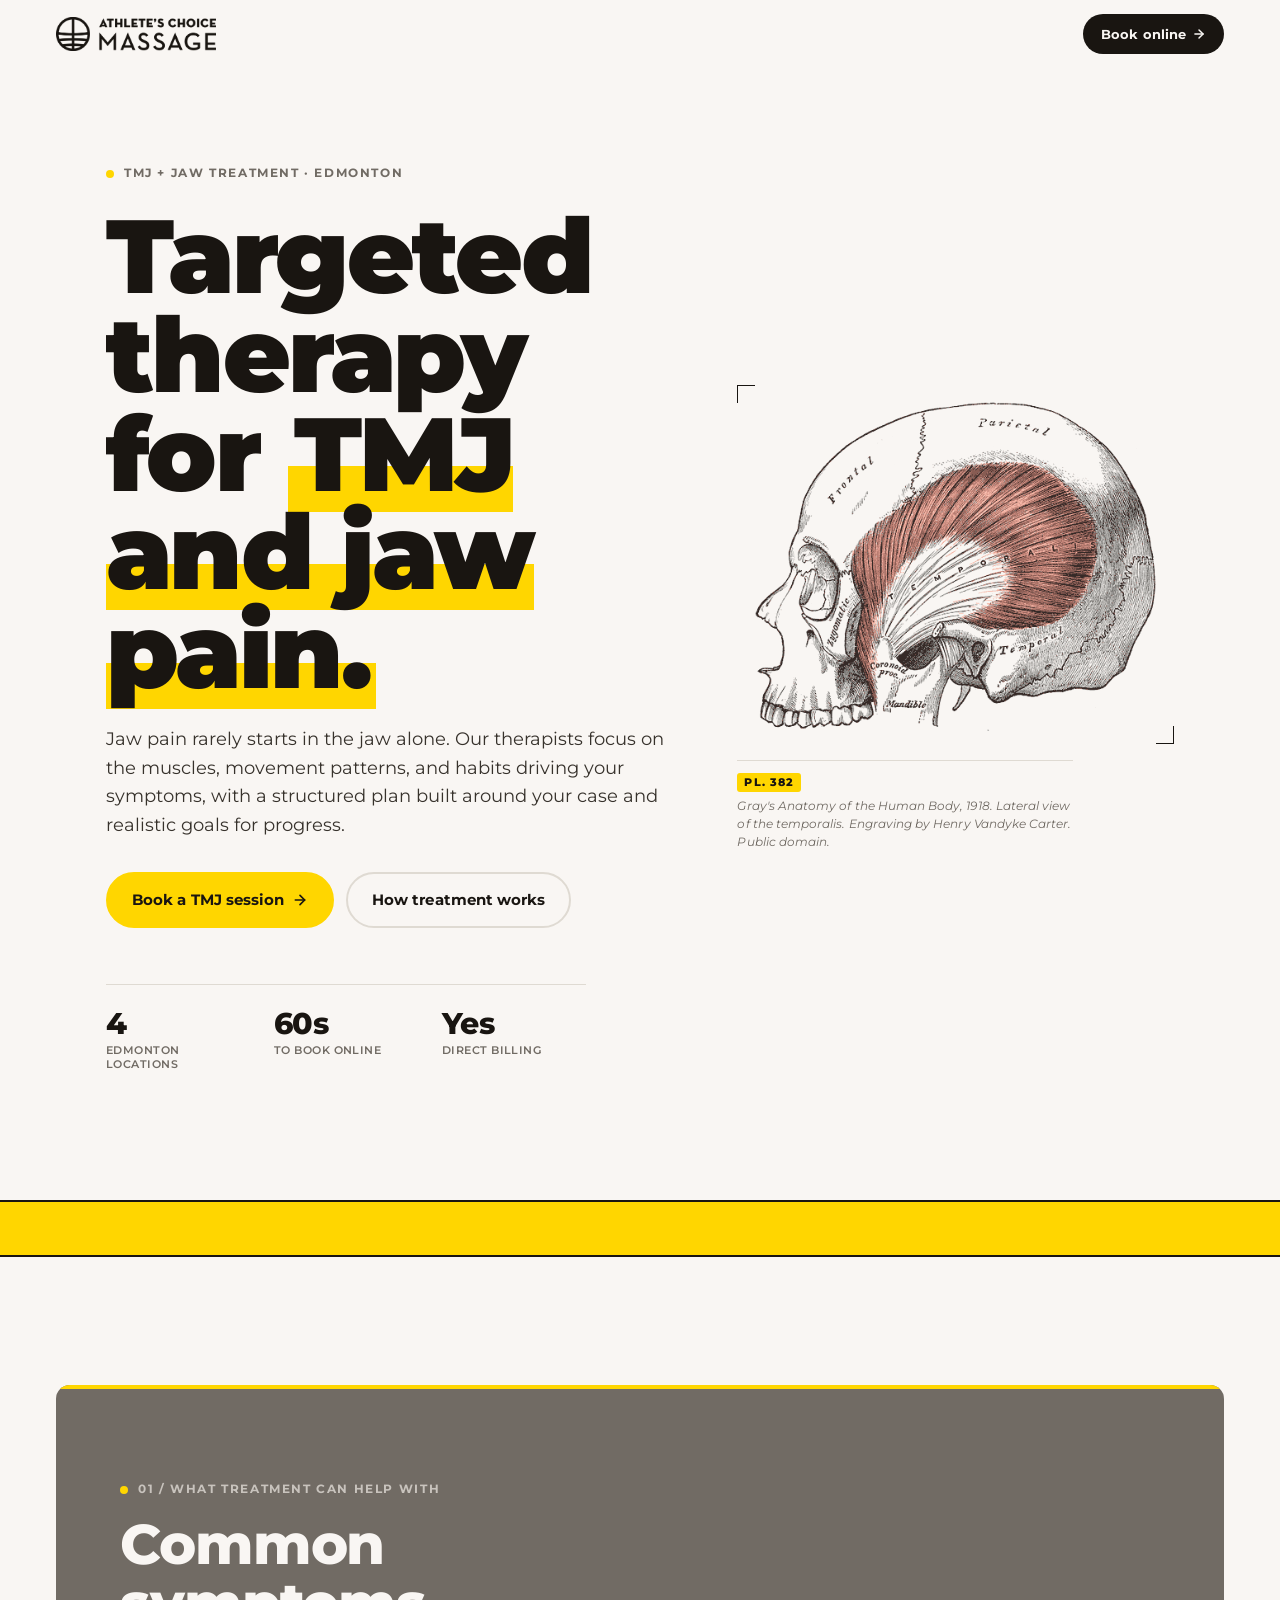
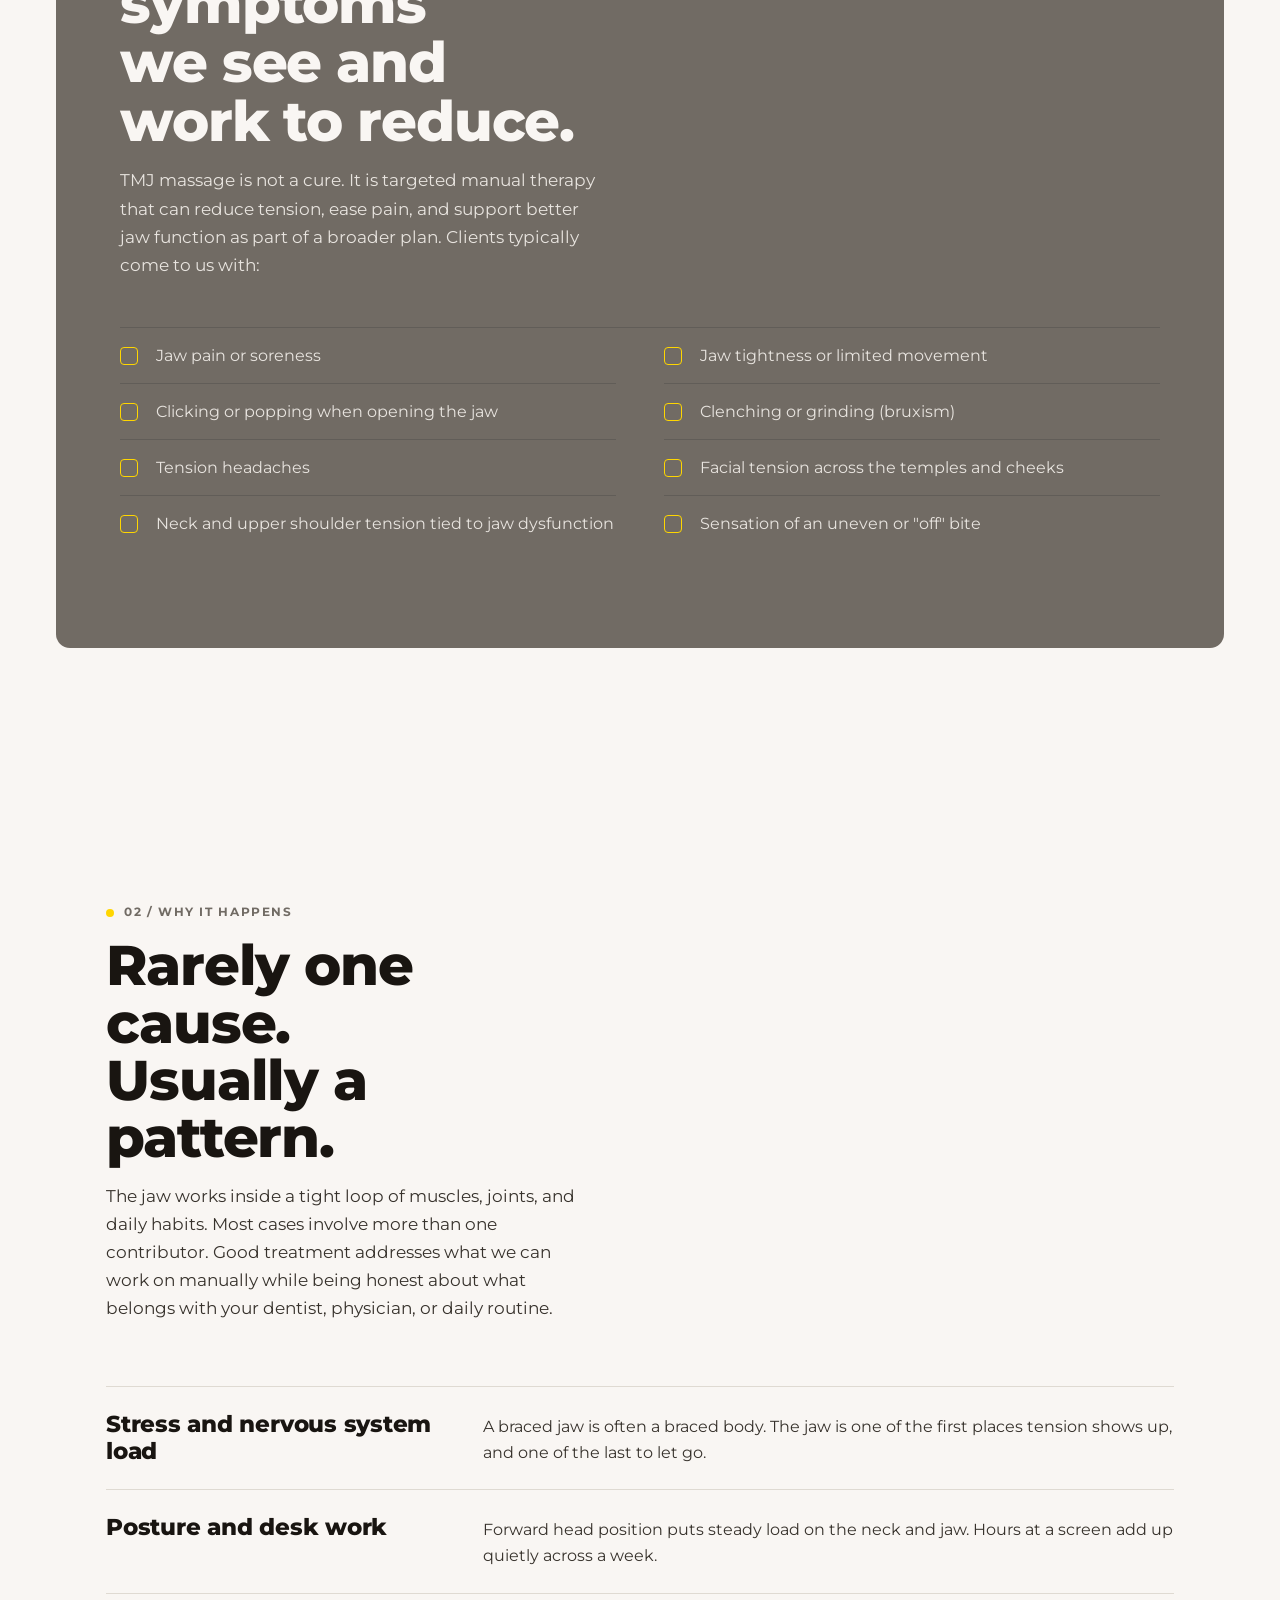
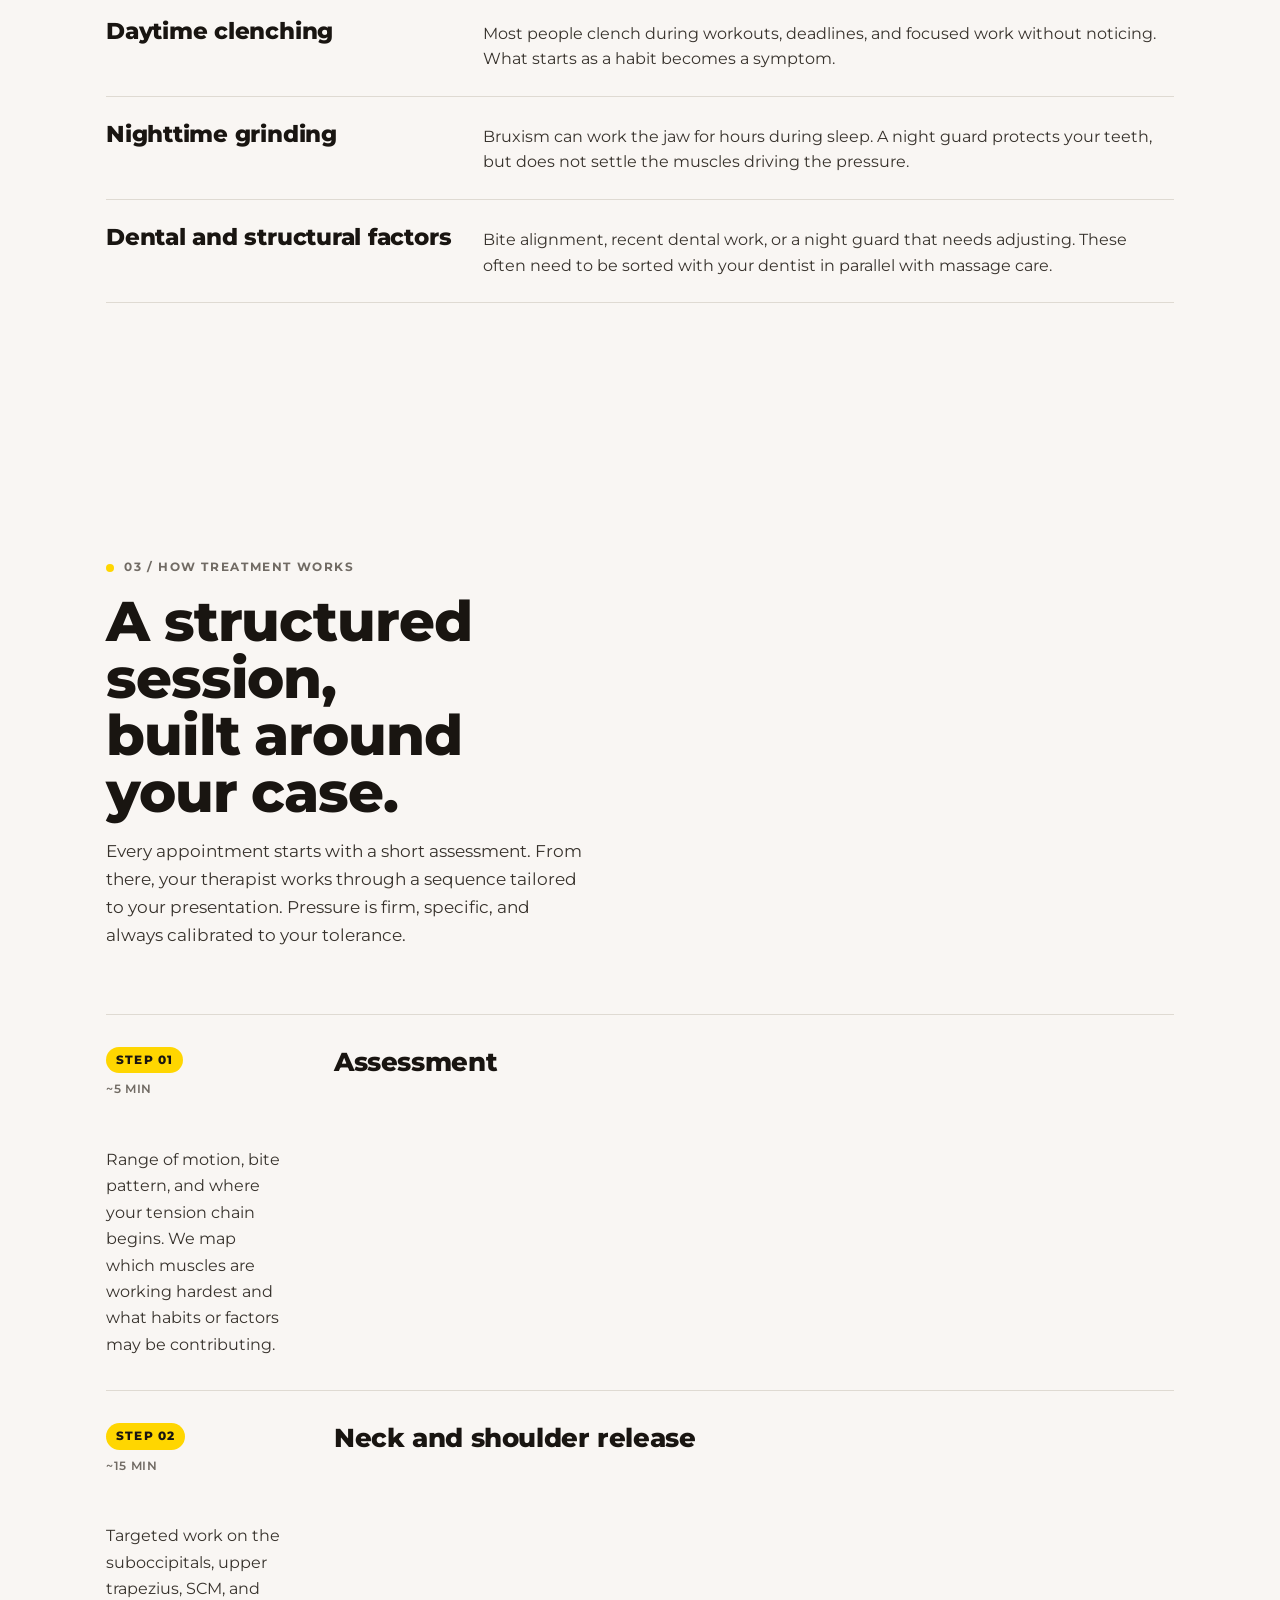
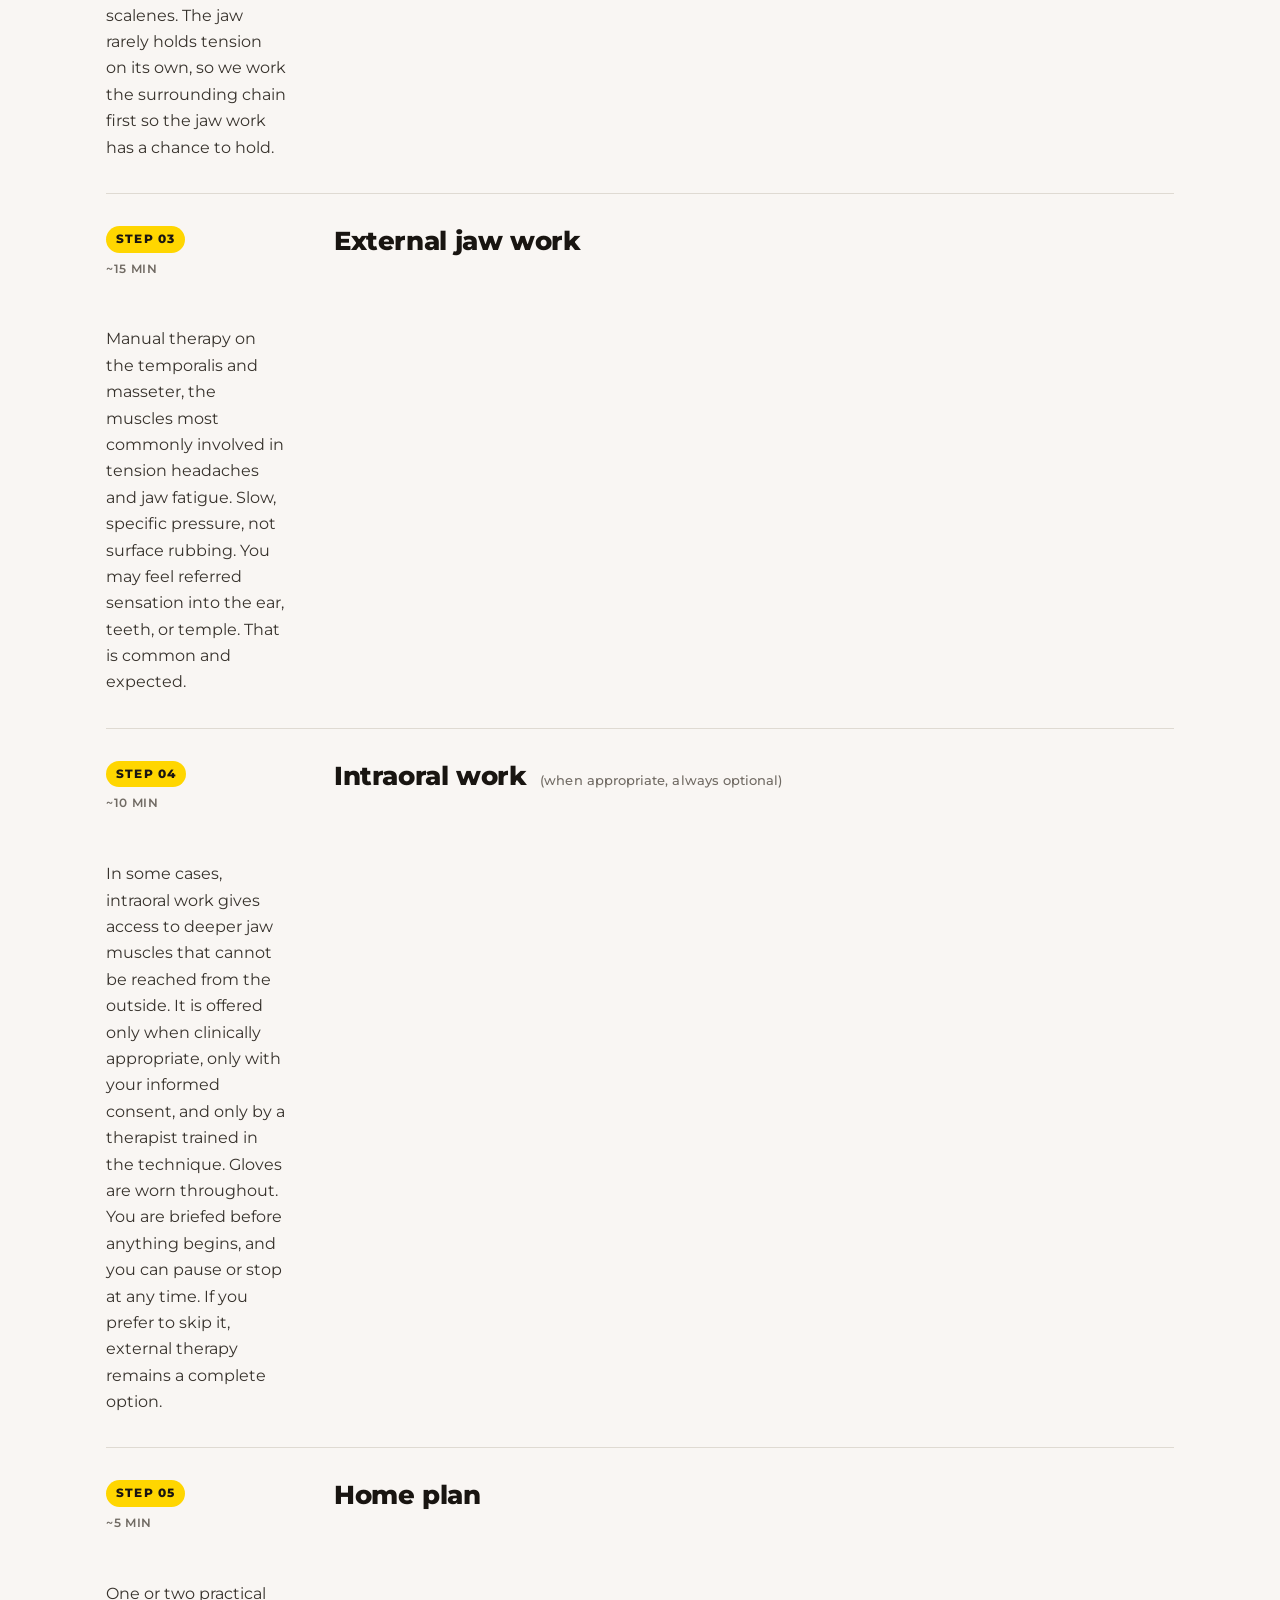
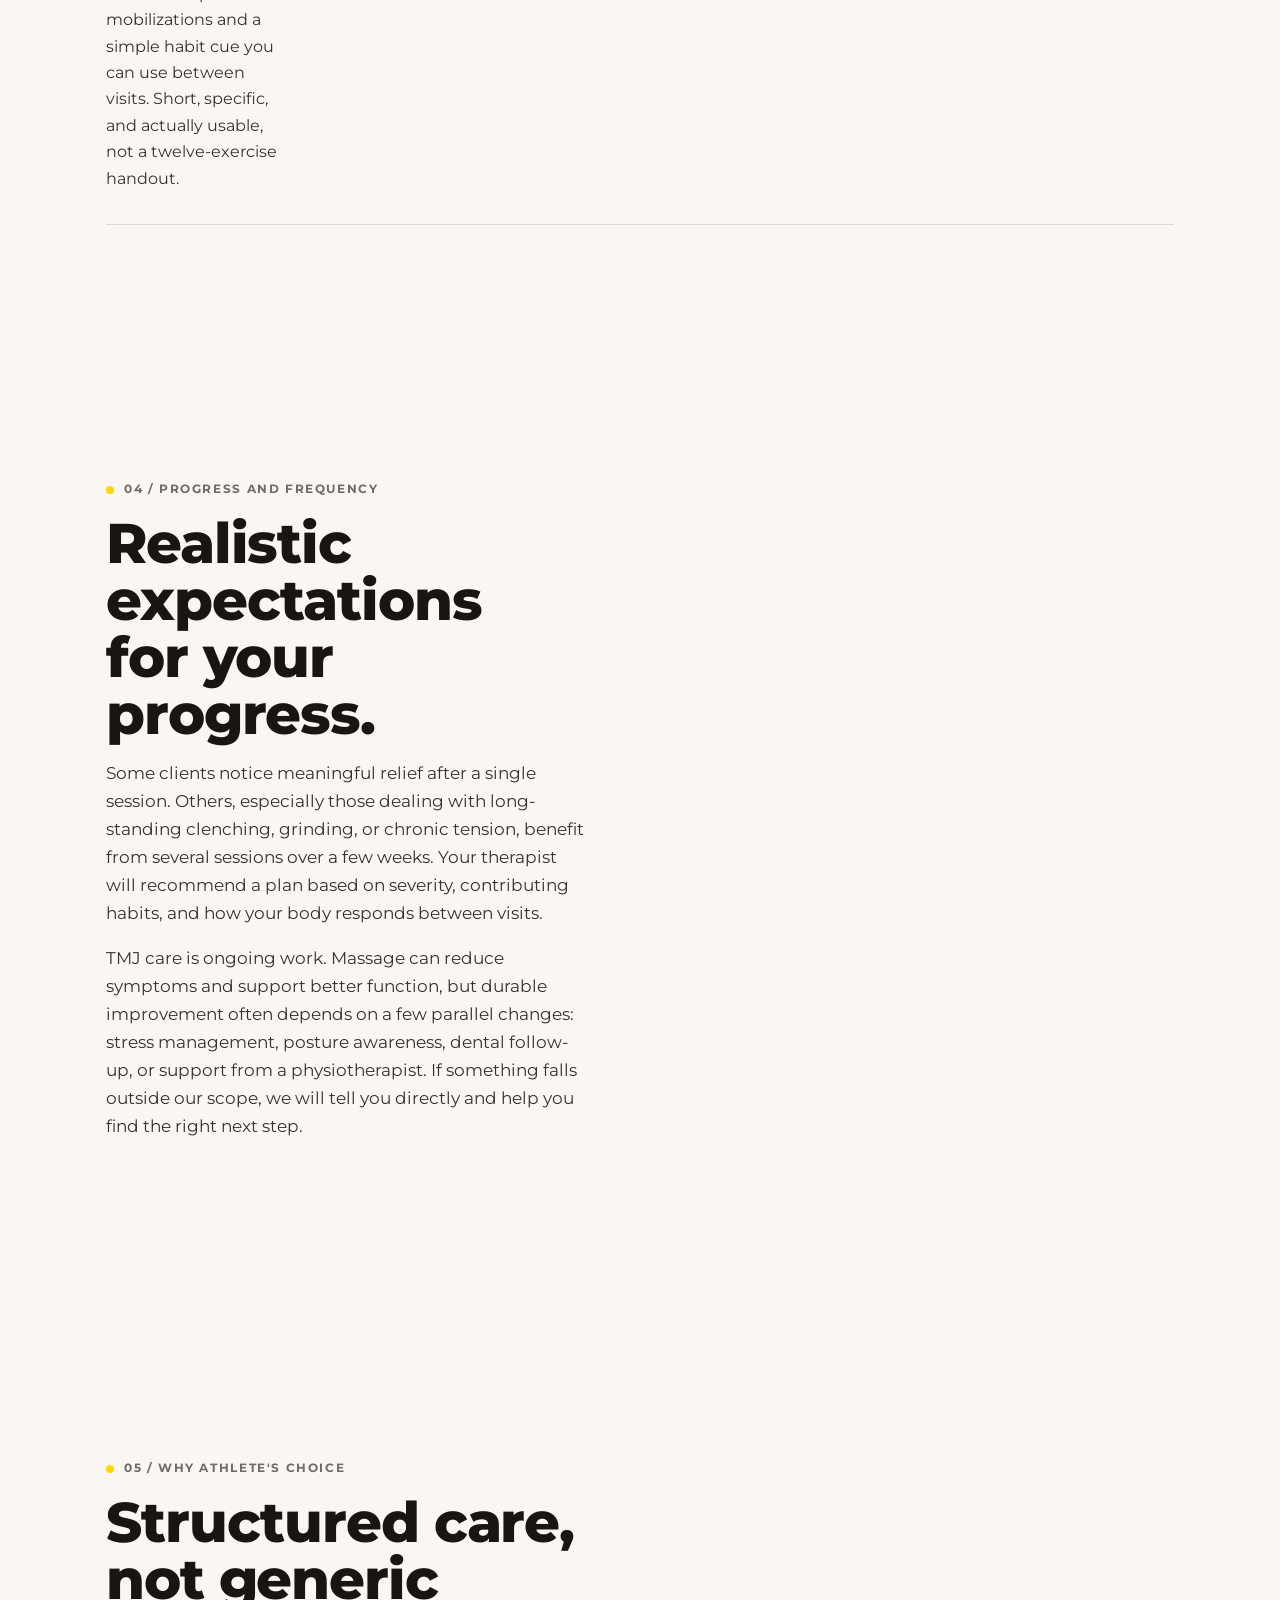
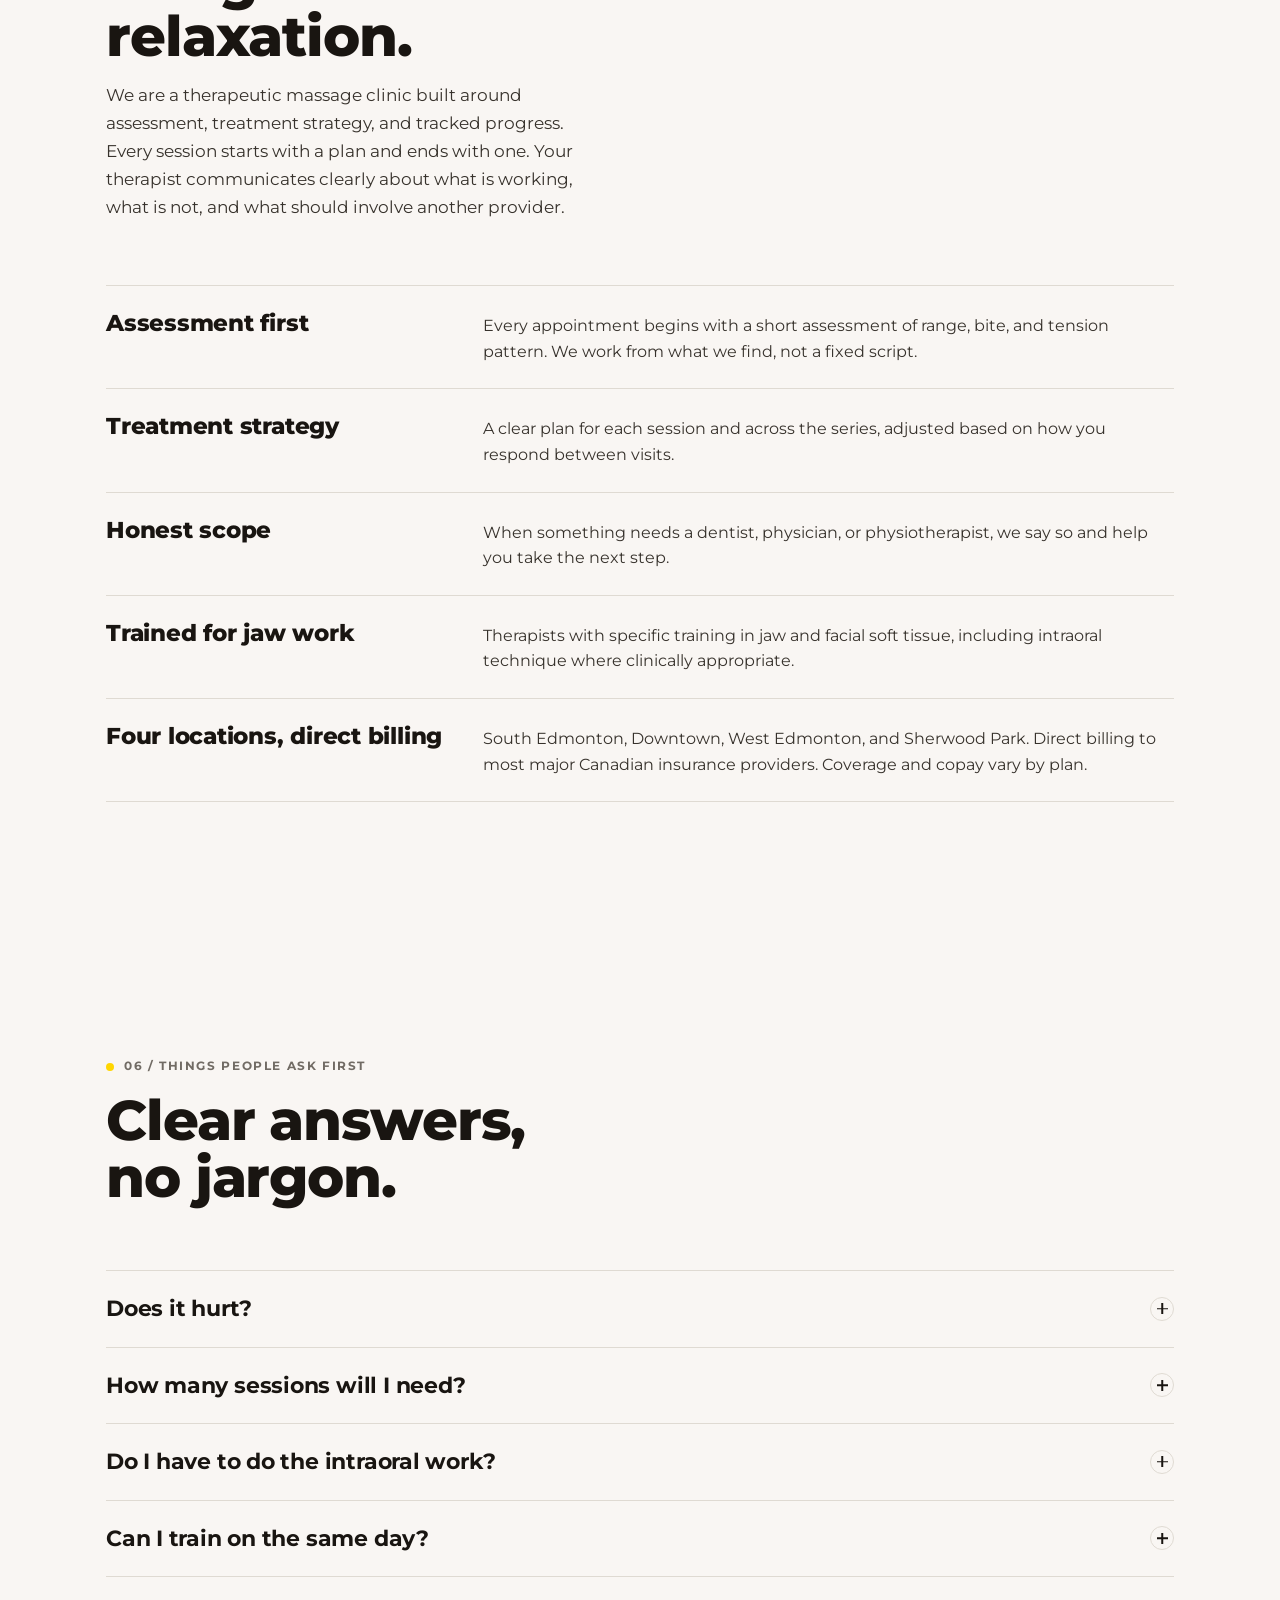
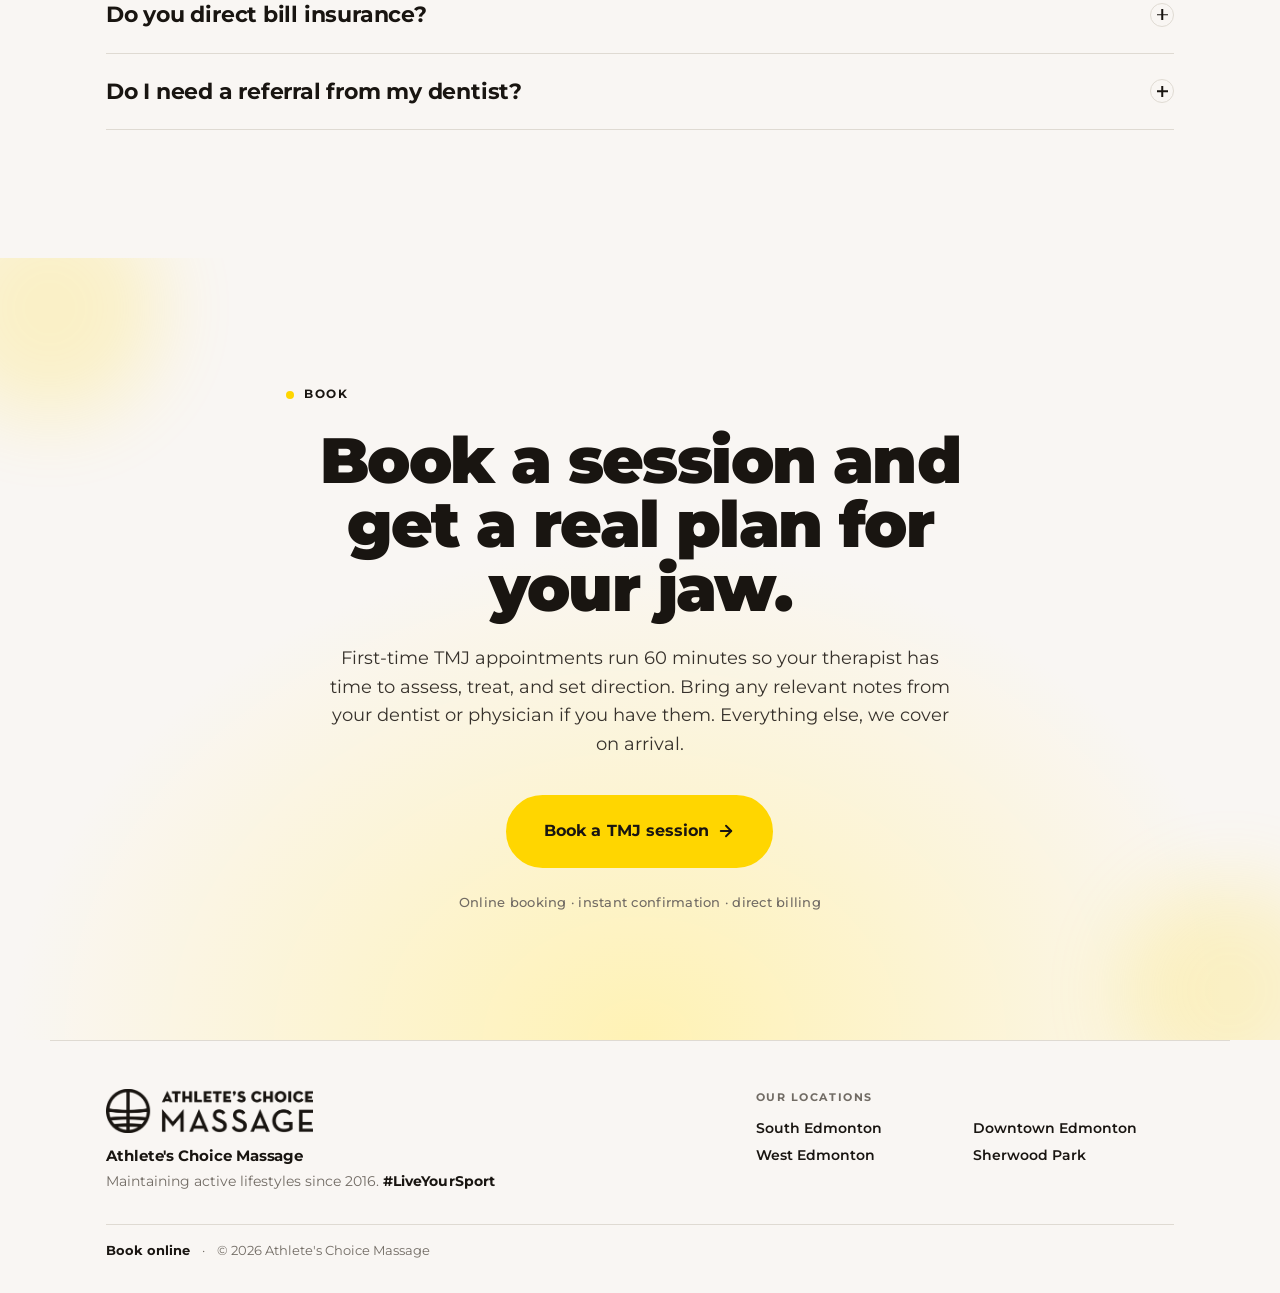
<file: index.html>
<!doctype html>
<html lang="en">
  <head>
    <meta charset="utf-8" />
    <meta name="viewport" content="width=device-width, initial-scale=1" />
    <title>Athletes Choice Massage</title>
    <meta name="robots" content="noindex" />
    <link rel="canonical" href="/tmj/" />
    <meta http-equiv="refresh" content="0; url=/tmj/" />
    <script>window.location.replace("/tmj/");</script>
  </head>
  <body>
    <p>Redirecting to <a href="/tmj/">/tmj/</a>.</p>
  </body>
</html>
</file>
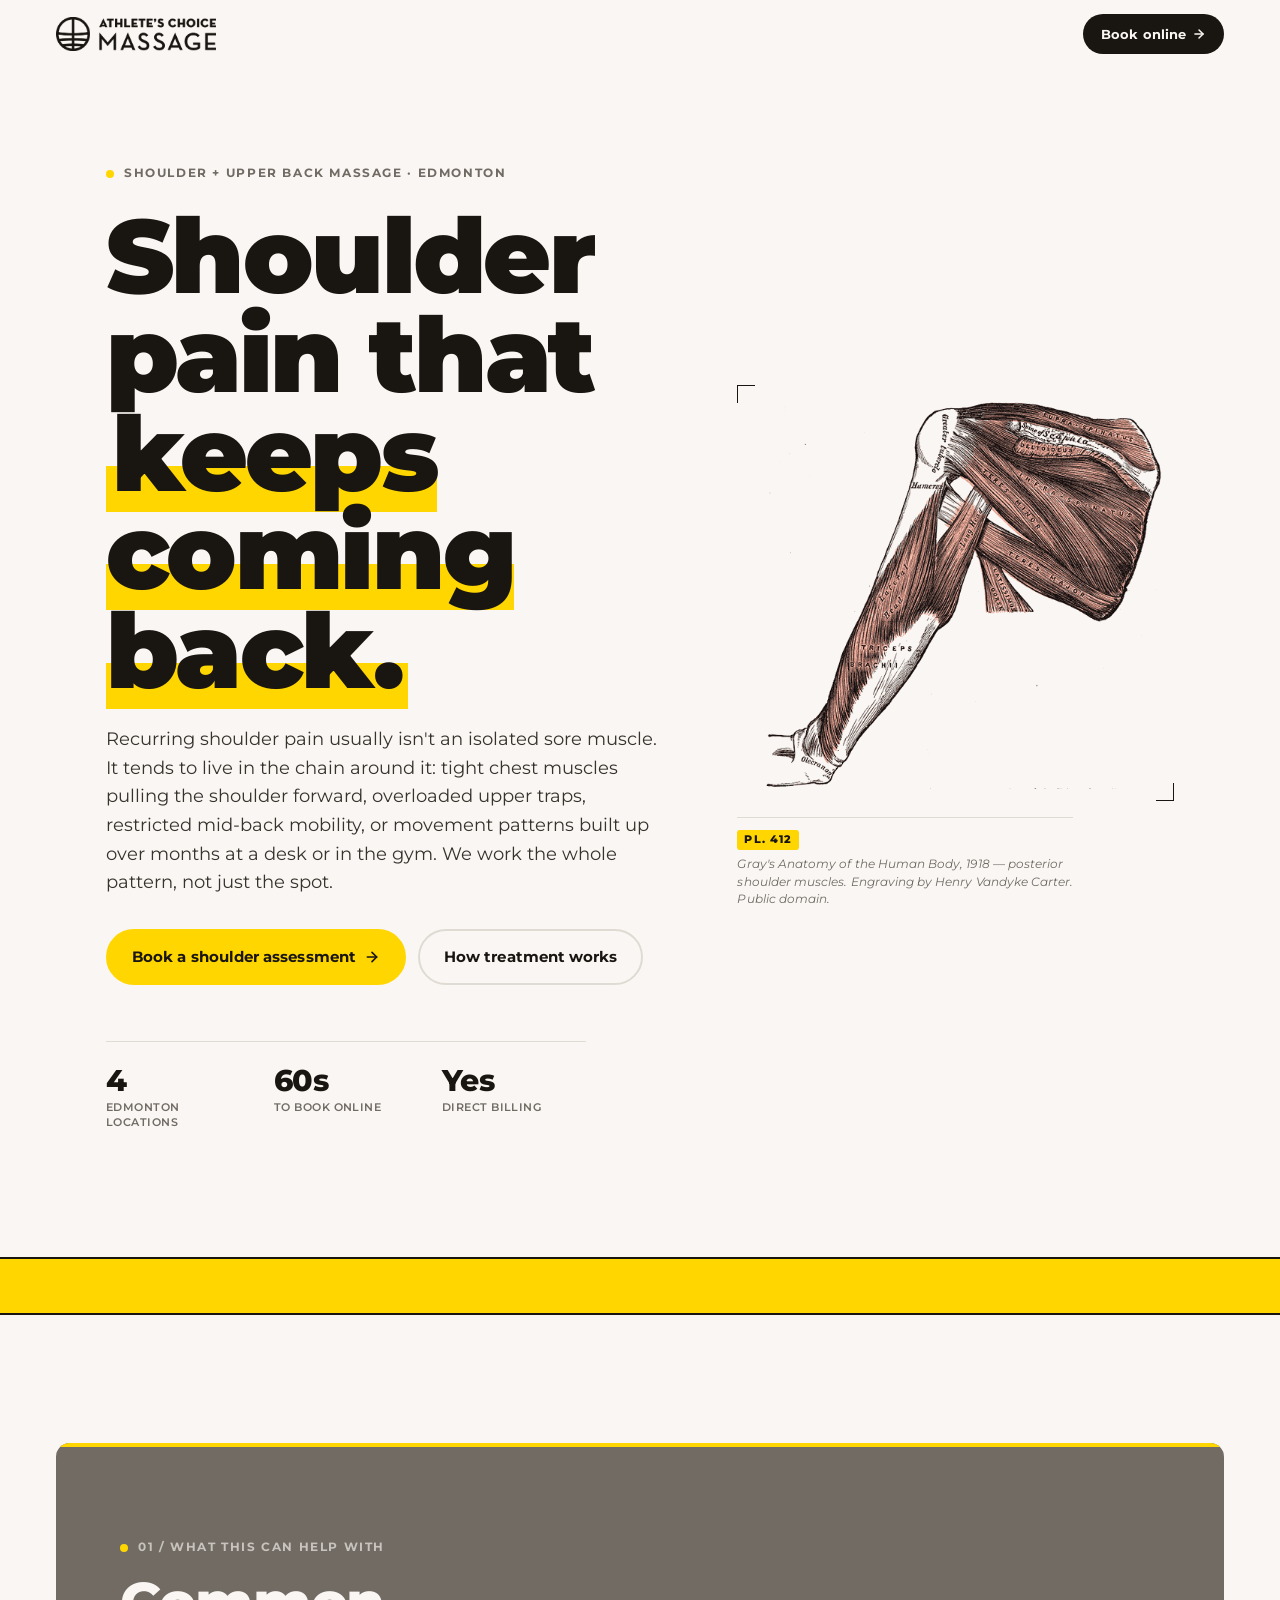
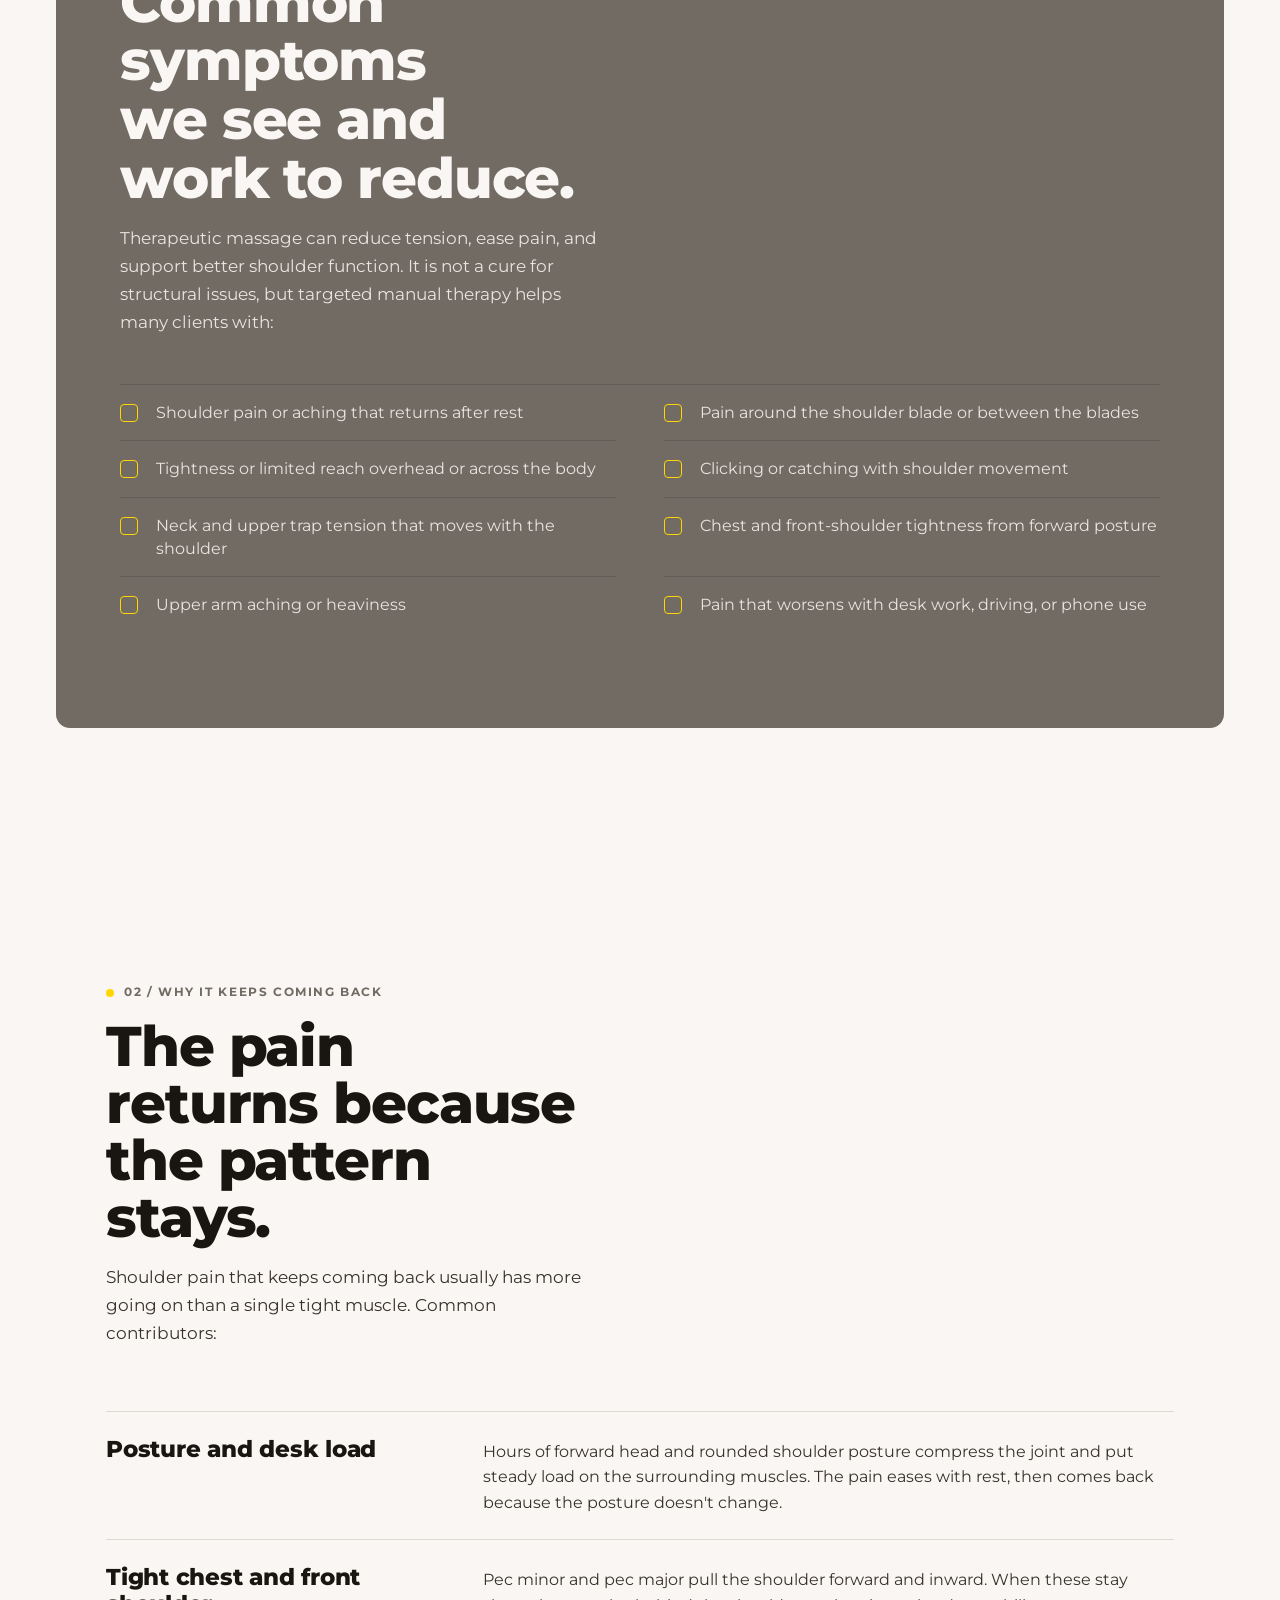
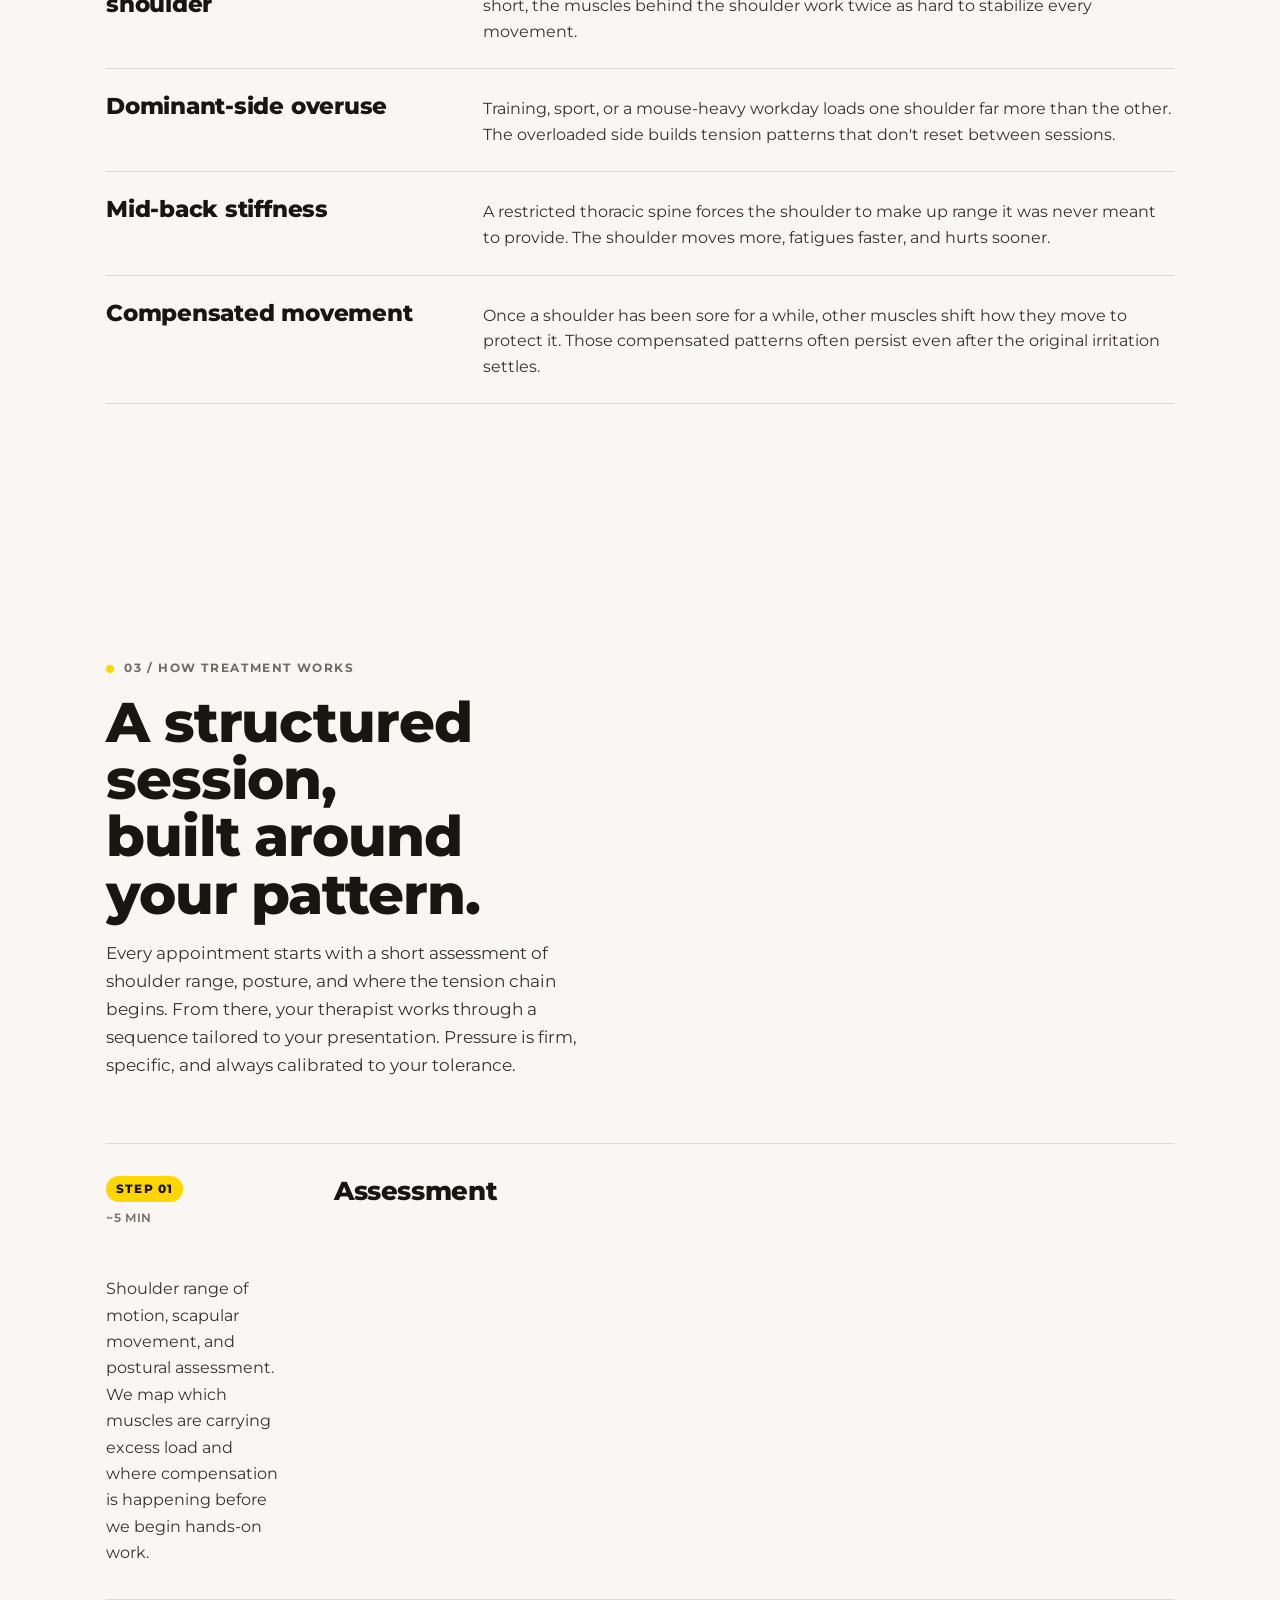
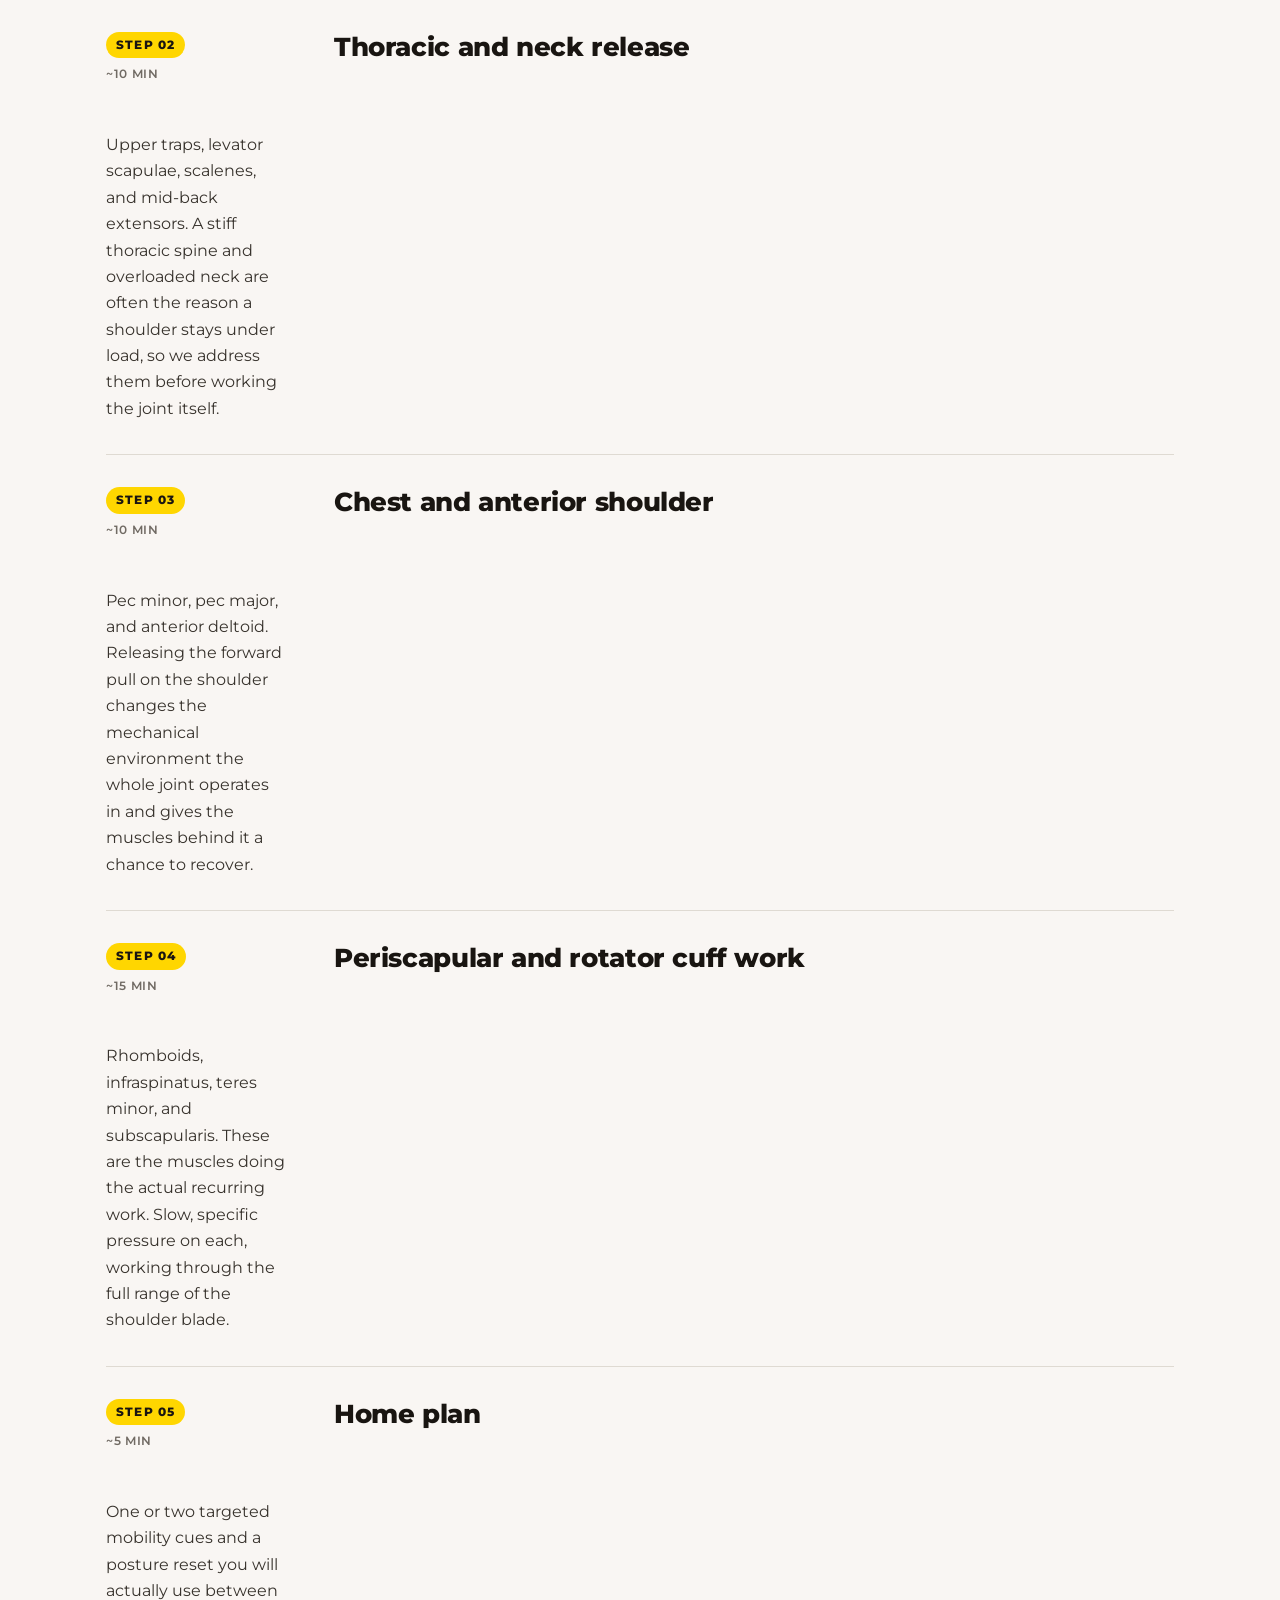
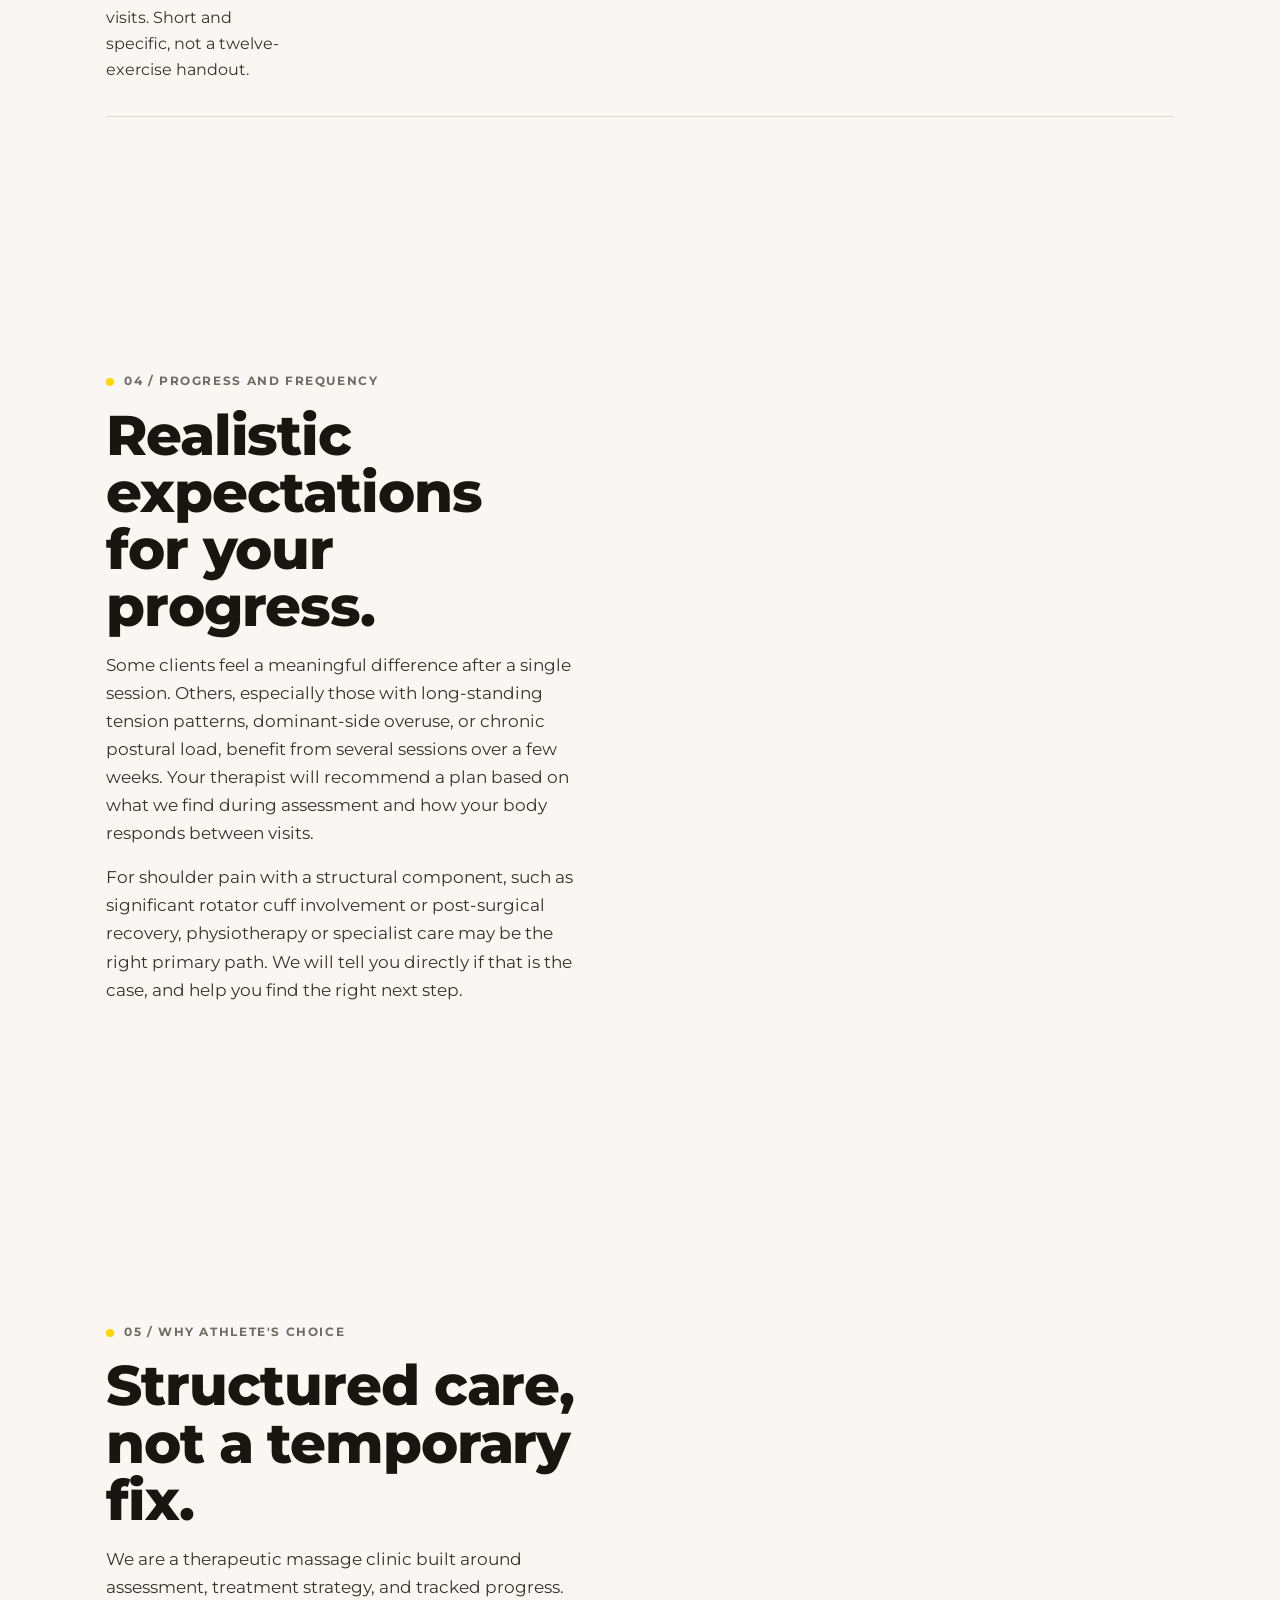
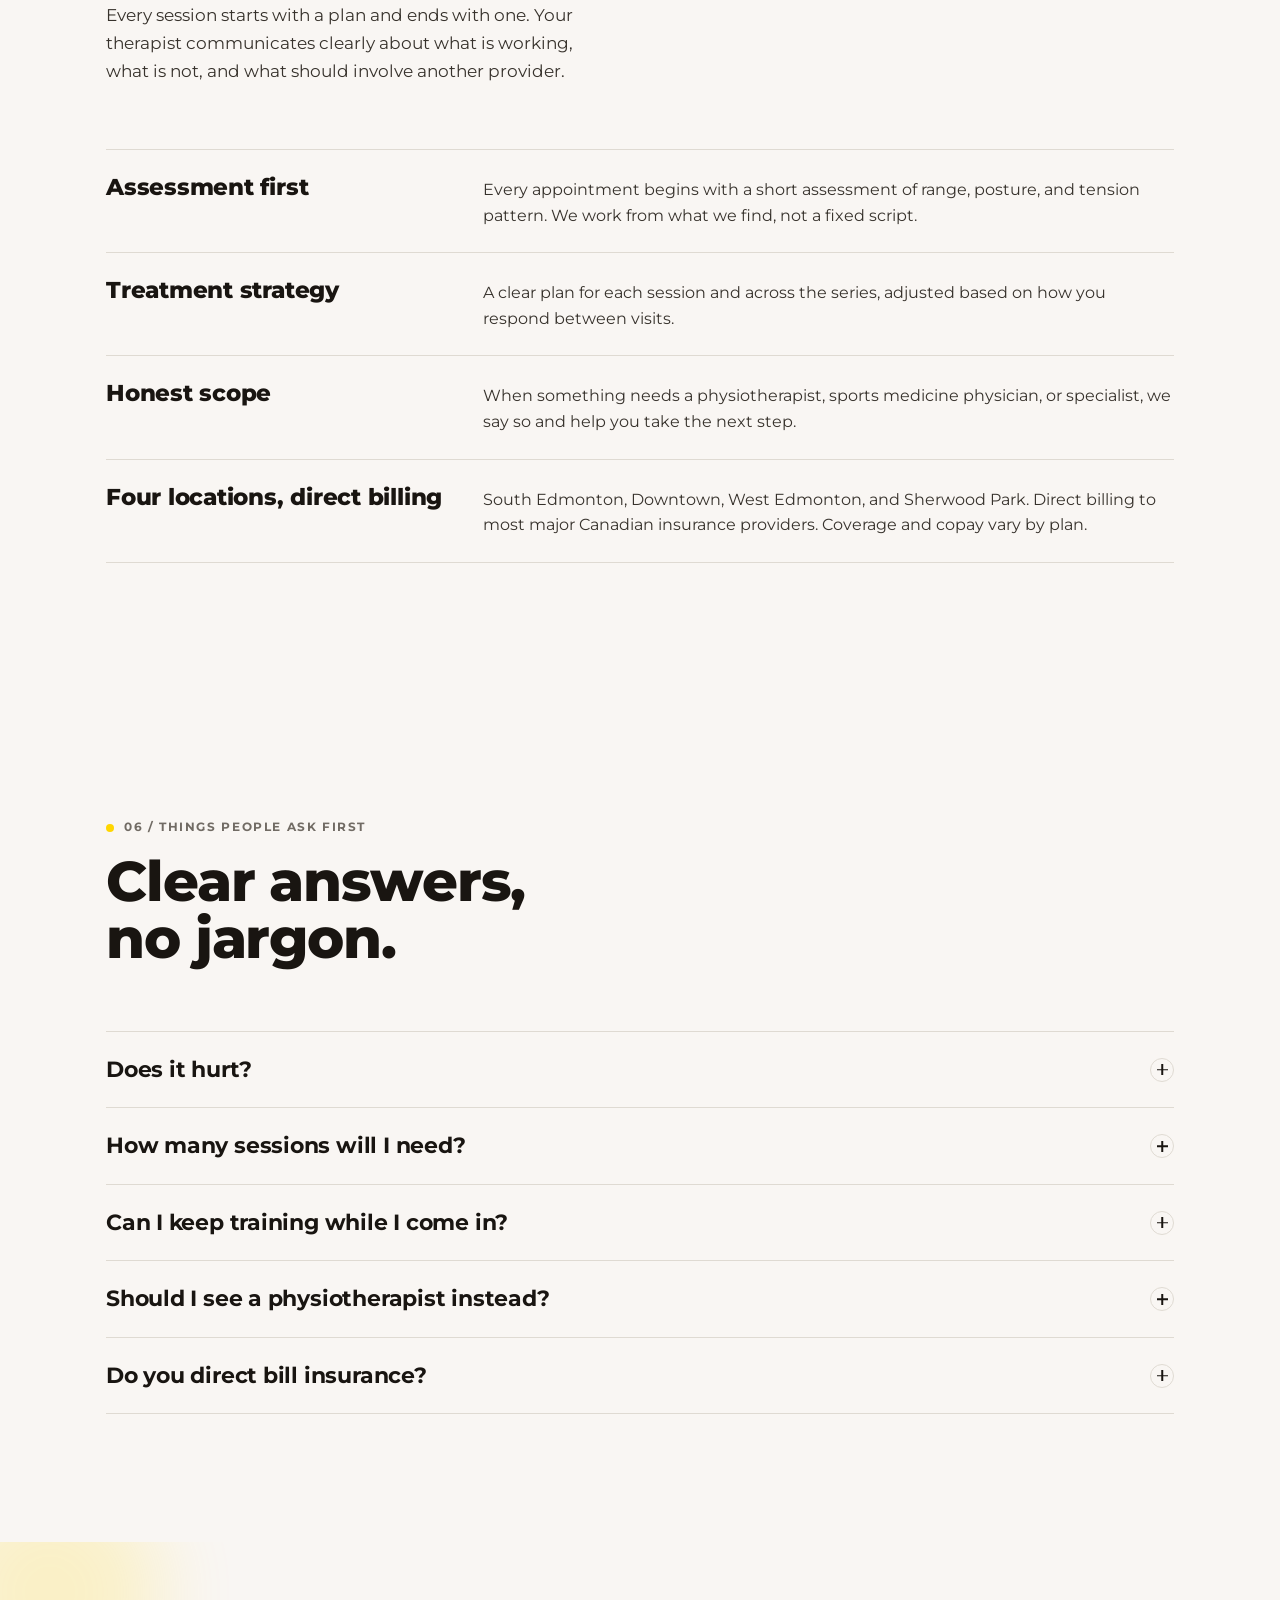
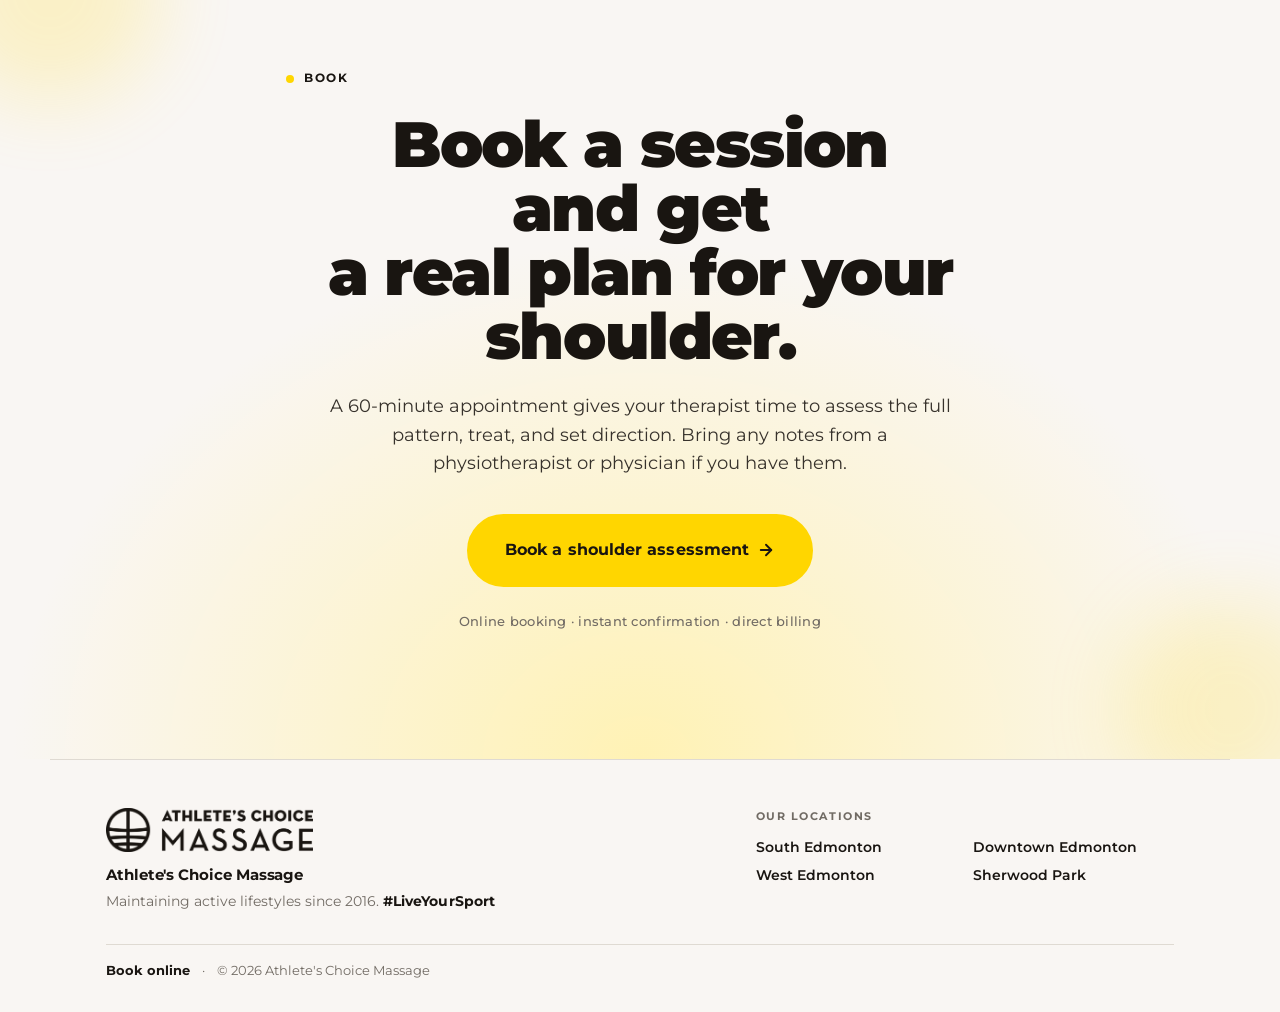
<file: shoulder-v2/index.html>
<!doctype html>
<html lang="en">
  <head>
    <meta charset="utf-8" />
    <meta name="viewport" content="width=device-width, initial-scale=1" />
    <title>Shoulder Pain Massage in Edmonton | Athletes Choice Massage</title>
    <meta name="description" content="Therapeutic massage for recurring shoulder pain, tightness, and tension. Structured assessment and hands-on treatment at four Edmonton locations." />
    <meta name="theme-color" content="#FFD600" />

    <!-- Tracking config — read by ../script.js -->
    <meta name="variant" content="shoulder-v2" />
    <meta name="campaign" content="shoulder-recurring-tension" />
    <meta name="page-category" content="UVieXWXUV7" />

    <meta property="og:title" content="Shoulder Pain That Keeps Coming Back | Athletes Choice Massage" />
    <meta property="og:description" content="Therapeutic massage for shoulder pain, tension, and tightness. Four Edmonton locations, direct billing, online booking." />
    <meta property="og:type" content="website" />

    <link rel="preconnect" href="https://fonts.googleapis.com" />
    <link rel="preconnect" href="https://fonts.gstatic.com" crossorigin />
    <link
      rel="stylesheet"
      href="https://fonts.googleapis.com/css2?family=Montserrat:wght@400;500;600;700;800;900&display=swap"
    />
    <link rel="stylesheet" href="../brand.css" />
    <link rel="stylesheet" href="./page.css" />
  </head>

  <body>
    <a class="skip-link" href="#main">Skip to content</a>

    <header class="nav">
      <a class="brand" href="#top" aria-label="Athletes Choice Massage, home">
        <span class="brand-logo" aria-hidden="true"></span>
      </a>
      <a
        class="nav-cta"
        href="https://app.hivemanager.io/book/athleteschoicemassage?category=UVieXWXUV7"
      >
        <span>Book online</span>
        <svg width="14" height="14" viewBox="0 0 24 24" fill="none" stroke="currentColor" stroke-width="2.5" stroke-linecap="round" stroke-linejoin="round" aria-hidden="true"><path d="M5 12h14"/><path d="m12 5 7 7-7 7"/></svg>
      </a>
    </header>

    <main id="main">
      <a id="top"></a>

      <!-- HERO -->
      <section class="hero">
        <div class="hero-inner">
          <div class="eyebrow" data-reveal>
            <span class="eyebrow-dot" aria-hidden="true"></span>
            Shoulder + Upper Back Massage · Edmonton
          </div>

          <h1 class="hero-title" data-reveal>
            Shoulder pain that
            <span class="hero-emph">
              <span class="hero-highlight">keeps coming back.</span>
            </span>
          </h1>

          <p class="lead" data-reveal>
            Recurring shoulder pain usually isn't an isolated sore muscle. It tends to live in the chain around it: tight chest muscles pulling the shoulder forward, overloaded upper traps, restricted mid-back mobility, or movement patterns built up over months at a desk or in the gym. We work the whole pattern, not just the spot.
          </p>

          <div class="hero-ctas" data-reveal>
            <a
              class="btn btn-primary"
              href="https://app.hivemanager.io/book/athleteschoicemassage?category=UVieXWXUV7"
            >
              <span>Book a shoulder assessment</span>
              <svg width="16" height="16" viewBox="0 0 24 24" fill="none" stroke="currentColor" stroke-width="2.5" stroke-linecap="round" stroke-linejoin="round" aria-hidden="true"><path d="M5 12h14"/><path d="m12 5 7 7-7 7"/></svg>
            </a>
            <a class="btn btn-ghost" href="#method">How treatment works</a>
          </div>

          <ul class="hero-trust" data-reveal>
            <li>
              <span class="trust-num">4</span>
              <span class="trust-lbl">Edmonton locations</span>
            </li>
            <li>
              <span class="trust-num">60s</span>
              <span class="trust-lbl">to book online</span>
            </li>
            <li>
              <span class="trust-num">Yes</span>
              <span class="trust-lbl">direct billing</span>
            </li>
          </ul>
        </div>

        <aside class="hero-diagram">
          <figure class="plate">
            <div class="plate-frame">
              <img
                src="./assets/gray412.png"
                alt="Gray's Anatomy plate 412 — posterior view of the shoulder showing supraspinatus, infraspinatus, teres minor, teres major, and deltoid muscles."
                width="550"
                height="523"
                loading="eager"
                decoding="async"
              />
            </div>
            <figcaption class="plate-caption">
              <span class="plate-num">Pl. 412</span>
              Gray's Anatomy of the Human Body, 1918 — posterior shoulder muscles. Engraving by Henry Vandyke Carter. Public domain.
            </figcaption>
          </figure>
        </aside>
      </section>

      <!-- SLOGAN STRIP -->
      <div class="slogan-strip" aria-hidden="true">
        <div class="slogan-track">
          <span>Life's too short to be sore.</span>
          <span aria-hidden="true">·</span>
          <span>#LiveYourSport</span>
          <span aria-hidden="true">·</span>
          <span>Life's too short to be sore.</span>
          <span aria-hidden="true">·</span>
          <span>#LiveYourSport</span>
          <span aria-hidden="true">·</span>
          <span>Life's too short to be sore.</span>
          <span aria-hidden="true">·</span>
          <span>#LiveYourSport</span>
        </div>
      </div>

      <!-- SYMPTOMS WE COMMONLY TREAT -->
      <section class="section fit" data-track-section="symptoms">
        <div class="fit-panel">
          <div class="section-head" data-reveal>
            <div class="eyebrow">
              <span class="eyebrow-dot" aria-hidden="true"></span>
              01 / What this can help with
            </div>
            <h2 class="section-title">
              Common symptoms<br/>
              we see and work to reduce.
            </h2>
            <p class="section-lead" style="color: oklch(92% 0.008 75); max-width: 60ch;">
              Therapeutic massage can reduce tension, ease pain, and support better shoulder function. It is not a cure for structural issues, but targeted manual therapy helps many clients with:
            </p>
          </div>

          <ul class="checklist" data-reveal>
            <li><span class="check" aria-hidden="true"></span>Shoulder pain or aching that returns after rest</li>
            <li><span class="check" aria-hidden="true"></span>Pain around the shoulder blade or between the blades</li>
            <li><span class="check" aria-hidden="true"></span>Tightness or limited reach overhead or across the body</li>
            <li><span class="check" aria-hidden="true"></span>Clicking or catching with shoulder movement</li>
            <li><span class="check" aria-hidden="true"></span>Neck and upper trap tension that moves with the shoulder</li>
            <li><span class="check" aria-hidden="true"></span>Chest and front-shoulder tightness from forward posture</li>
            <li><span class="check" aria-hidden="true"></span>Upper arm aching or heaviness</li>
            <li><span class="check" aria-hidden="true"></span>Pain that worsens with desk work, driving, or phone use</li>
          </ul>
        </div>
      </section>

      <!-- WHY IT KEEPS COMING BACK -->
      <section class="section causes" data-track-section="causes">
        <div class="section-head" data-reveal>
          <div class="eyebrow">
            <span class="eyebrow-dot" aria-hidden="true"></span>
            02 / Why it keeps coming back
          </div>
          <h2 class="section-title">
            The pain returns because<br/>
            the pattern stays.
          </h2>
          <p class="section-lead">
            Shoulder pain that keeps coming back usually has more going on than a single tight muscle. Common contributors:
          </p>
        </div>

        <dl class="failures" data-reveal>
          <div class="failure">
            <dt>Posture and desk load</dt>
            <dd>Hours of forward head and rounded shoulder posture compress the joint and put steady load on the surrounding muscles. The pain eases with rest, then comes back because the posture doesn't change.</dd>
          </div>
          <div class="failure">
            <dt>Tight chest and front shoulder</dt>
            <dd>Pec minor and pec major pull the shoulder forward and inward. When these stay short, the muscles behind the shoulder work twice as hard to stabilize every movement.</dd>
          </div>
          <div class="failure">
            <dt>Dominant-side overuse</dt>
            <dd>Training, sport, or a mouse-heavy workday loads one shoulder far more than the other. The overloaded side builds tension patterns that don't reset between sessions.</dd>
          </div>
          <div class="failure">
            <dt>Mid-back stiffness</dt>
            <dd>A restricted thoracic spine forces the shoulder to make up range it was never meant to provide. The shoulder moves more, fatigues faster, and hurts sooner.</dd>
          </div>
          <div class="failure">
            <dt>Compensated movement</dt>
            <dd>Once a shoulder has been sore for a while, other muscles shift how they move to protect it. Those compensated patterns often persist even after the original irritation settles.</dd>
          </div>
        </dl>
      </section>

      <!-- HOW TREATMENT WORKS -->
      <section class="section method" id="method" data-track-section="method">
        <div class="section-head" data-reveal>
          <div class="eyebrow">
            <span class="eyebrow-dot" aria-hidden="true"></span>
            03 / How treatment works
          </div>
          <h2 class="section-title">
            A structured session,<br/>
            built around your pattern.
          </h2>
          <p class="section-lead">
            Every appointment starts with a short assessment of shoulder range, posture, and where the tension chain begins. From there, your therapist works through a sequence tailored to your presentation. Pressure is firm, specific, and always calibrated to your tolerance.
          </p>
        </div>

        <ol class="method-steps" data-reveal>
          <li class="step">
            <div class="step-meta">
              <span class="step-num">Step 01</span>
              <span class="step-time">~5 min</span>
            </div>
            <h3 class="step-title">Assessment</h3>
            <p class="step-desc">
              Shoulder range of motion, scapular movement, and postural assessment. We map which muscles are carrying excess load and where compensation is happening before we begin hands-on work.
            </p>
          </li>

          <li class="step">
            <div class="step-meta">
              <span class="step-num">Step 02</span>
              <span class="step-time">~10 min</span>
            </div>
            <h3 class="step-title">Thoracic and neck release</h3>
            <p class="step-desc">
              Upper traps, levator scapulae, scalenes, and mid-back extensors. A stiff thoracic spine and overloaded neck are often the reason a shoulder stays under load, so we address them before working the joint itself.
            </p>
          </li>

          <li class="step">
            <div class="step-meta">
              <span class="step-num">Step 03</span>
              <span class="step-time">~10 min</span>
            </div>
            <h3 class="step-title">Chest and anterior shoulder</h3>
            <p class="step-desc">
              Pec minor, pec major, and anterior deltoid. Releasing the forward pull on the shoulder changes the mechanical environment the whole joint operates in and gives the muscles behind it a chance to recover.
            </p>
          </li>

          <li class="step">
            <div class="step-meta">
              <span class="step-num">Step 04</span>
              <span class="step-time">~15 min</span>
            </div>
            <h3 class="step-title">Periscapular and rotator cuff work</h3>
            <p class="step-desc">
              Rhomboids, infraspinatus, teres minor, and subscapularis. These are the muscles doing the actual recurring work. Slow, specific pressure on each, working through the full range of the shoulder blade.
            </p>
          </li>

          <li class="step">
            <div class="step-meta">
              <span class="step-num">Step 05</span>
              <span class="step-time">~5 min</span>
            </div>
            <h3 class="step-title">Home plan</h3>
            <p class="step-desc">
              One or two targeted mobility cues and a posture reset you will actually use between visits. Short and specific, not a twelve-exercise handout.
            </p>
          </li>
        </ol>
      </section>

      <!-- WHAT TO EXPECT -->
      <section class="section expectations" data-track-section="expectations">
        <div class="section-head" data-reveal>
          <div class="eyebrow">
            <span class="eyebrow-dot" aria-hidden="true"></span>
            04 / Progress and frequency
          </div>
          <h2 class="section-title">
            Realistic expectations<br/>
            for your progress.
          </h2>
          <p class="section-lead">
            Some clients feel a meaningful difference after a single session. Others, especially those with long-standing tension patterns, dominant-side overuse, or chronic postural load, benefit from several sessions over a few weeks. Your therapist will recommend a plan based on what we find during assessment and how your body responds between visits.
          </p>
          <p class="section-lead">
            For shoulder pain with a structural component, such as significant rotator cuff involvement or post-surgical recovery, physiotherapy or specialist care may be the right primary path. We will tell you directly if that is the case, and help you find the right next step.
          </p>
        </div>
      </section>

      <!-- WHY ATHLETE'S CHOICE -->
      <section class="section whyacm" data-track-section="why-acm">
        <div class="section-head" data-reveal>
          <div class="eyebrow">
            <span class="eyebrow-dot" aria-hidden="true"></span>
            05 / Why Athlete's Choice
          </div>
          <h2 class="section-title">
            Structured care,<br/>
            not a temporary fix.
          </h2>
          <p class="section-lead">
            We are a therapeutic massage clinic built around assessment, treatment strategy, and tracked progress. Every session starts with a plan and ends with one. Your therapist communicates clearly about what is working, what is not, and what should involve another provider.
          </p>
        </div>

        <dl class="failures" data-reveal>
          <div class="failure">
            <dt>Assessment first</dt>
            <dd>Every appointment begins with a short assessment of range, posture, and tension pattern. We work from what we find, not a fixed script.</dd>
          </div>
          <div class="failure">
            <dt>Treatment strategy</dt>
            <dd>A clear plan for each session and across the series, adjusted based on how you respond between visits.</dd>
          </div>
          <div class="failure">
            <dt>Honest scope</dt>
            <dd>When something needs a physiotherapist, sports medicine physician, or specialist, we say so and help you take the next step.</dd>
          </div>
          <div class="failure">
            <dt>Four locations, direct billing</dt>
            <dd>South Edmonton, Downtown, West Edmonton, and Sherwood Park. Direct billing to most major Canadian insurance providers. Coverage and copay vary by plan.</dd>
          </div>
        </dl>
      </section>

      <!-- FAQ -->
      <section class="section faq" data-track-section="faq">
        <div class="section-head" data-reveal>
          <div class="eyebrow">
            <span class="eyebrow-dot" aria-hidden="true"></span>
            06 / Things people ask first
          </div>
          <h2 class="section-title">Clear answers, no jargon.</h2>
        </div>

        <div class="faq-list" data-reveal>
          <details class="faq-item">
            <summary>
              <span>Does it hurt?</span>
              <span class="faq-icon" aria-hidden="true"></span>
            </summary>
            <div class="faq-body">
              <p>Pressure is firm and specific, but always calibrated to your tolerance. Your therapist works below the threshold where the body starts to guard, and you are always in control of the pressure.</p>
            </div>
          </details>

          <details class="faq-item">
            <summary>
              <span>How many sessions will I need?</span>
              <span class="faq-icon" aria-hidden="true"></span>
            </summary>
            <div class="faq-body">
              <p>It depends on how long the pattern has been building and what is contributing to it. Some clients feel meaningful change after one session. Others benefit from a series of a few sessions over a few weeks. Your therapist will recommend a plan based on the assessment.</p>
            </div>
          </details>

          <details class="faq-item">
            <summary>
              <span>Can I keep training while I come in?</span>
              <span class="faq-icon" aria-hidden="true"></span>
            </summary>
            <div class="faq-body">
              <p>Yes. If you are dealing with post-session soreness, lighter intensity for 24 hours is a good idea. For an ongoing training schedule alongside a massage series, your therapist can help you sequence around your program.</p>
            </div>
          </details>

          <details class="faq-item">
            <summary>
              <span>Should I see a physiotherapist instead?</span>
              <span class="faq-icon" aria-hidden="true"></span>
            </summary>
            <div class="faq-body">
              <p>Massage and physio serve different roles and often work well together. If your shoulder pain has a structural or neurological component, we will flag it during assessment. Many clients work with both and find the combination effective.</p>
            </div>
          </details>

          <details class="faq-item">
            <summary>
              <span>Do you direct bill insurance?</span>
              <span class="faq-icon" aria-hidden="true"></span>
            </summary>
            <div class="faq-body">
              <p>Yes. All four locations direct bill most major Canadian insurance providers. Coverage and copay vary by plan, so check with your insurer for your specific benefits.</p>
            </div>
          </details>
        </div>
      </section>

      <!-- CLOSING CTA -->
      <section class="section cta-final" id="book" data-track-section="cta-final">
        <div class="cta-final-inner" data-reveal>
          <div class="eyebrow eyebrow-on-accent">
            <span class="eyebrow-dot" aria-hidden="true"></span>
            Book
          </div>
          <h2 class="cta-title">
            Book a session and get<br/>
            a real plan for your shoulder.
          </h2>
          <p class="lead" style="max-width: 52ch; text-align: center;">
            A 60-minute appointment gives your therapist time to assess the full pattern, treat, and set direction. Bring any notes from a physiotherapist or physician if you have them.
          </p>
          <a
            class="btn btn-primary btn-xl"
            href="https://app.hivemanager.io/book/athleteschoicemassage?category=UVieXWXUV7"
          >
            <span>Book a shoulder assessment</span>
            <svg width="18" height="18" viewBox="0 0 24 24" fill="none" stroke="currentColor" stroke-width="2.5" stroke-linecap="round" stroke-linejoin="round" aria-hidden="true"><path d="M5 12h14"/><path d="m12 5 7 7-7 7"/></svg>
          </a>
          <p class="cta-fine">Online booking · instant confirmation · direct billing</p>
        </div>
      </section>

      <footer class="footer">
        <div class="footer-top">
          <div class="footer-brand">
            <span class="brand-logo brand-logo-lg" aria-hidden="true"></span>
            <div class="footer-words">
              <strong>Athlete's Choice Massage</strong>
              <span>Maintaining active lifestyles since 2016. <span class="hashtag">#LiveYourSport</span></span>
            </div>
          </div>
          <div class="footer-locations">
            <span class="footer-loc-head">Our locations</span>
            <ul>
              <li>South Edmonton</li>
              <li>Downtown Edmonton</li>
              <li>West Edmonton</li>
              <li>Sherwood Park</li>
            </ul>
          </div>
        </div>
        <div class="footer-bot">
          <a href="https://app.hivemanager.io/book/athleteschoicemassage?category=UVieXWXUV7">Book online</a>
          <span aria-hidden="true">·</span>
          <span>© <span id="year">2026</span> Athlete's Choice Massage</span>
        </div>
      </footer>
    </main>

    <!-- Floating mobile book pill -->
    <a
      class="float-cta"
      href="https://app.hivemanager.io/book/athleteschoicemassage?category=UVieXWXUV7"
      aria-label="Book a shoulder assessment"
    >
      <span>Book a session</span>
      <svg width="16" height="16" viewBox="0 0 24 24" fill="none" stroke="currentColor" stroke-width="2.5" stroke-linecap="round" stroke-linejoin="round" aria-hidden="true"><path d="M5 12h14"/><path d="m12 5 7 7-7 7"/></svg>
    </a>

    <script src="../script.js" defer></script>
  </body>
</html>
</file>
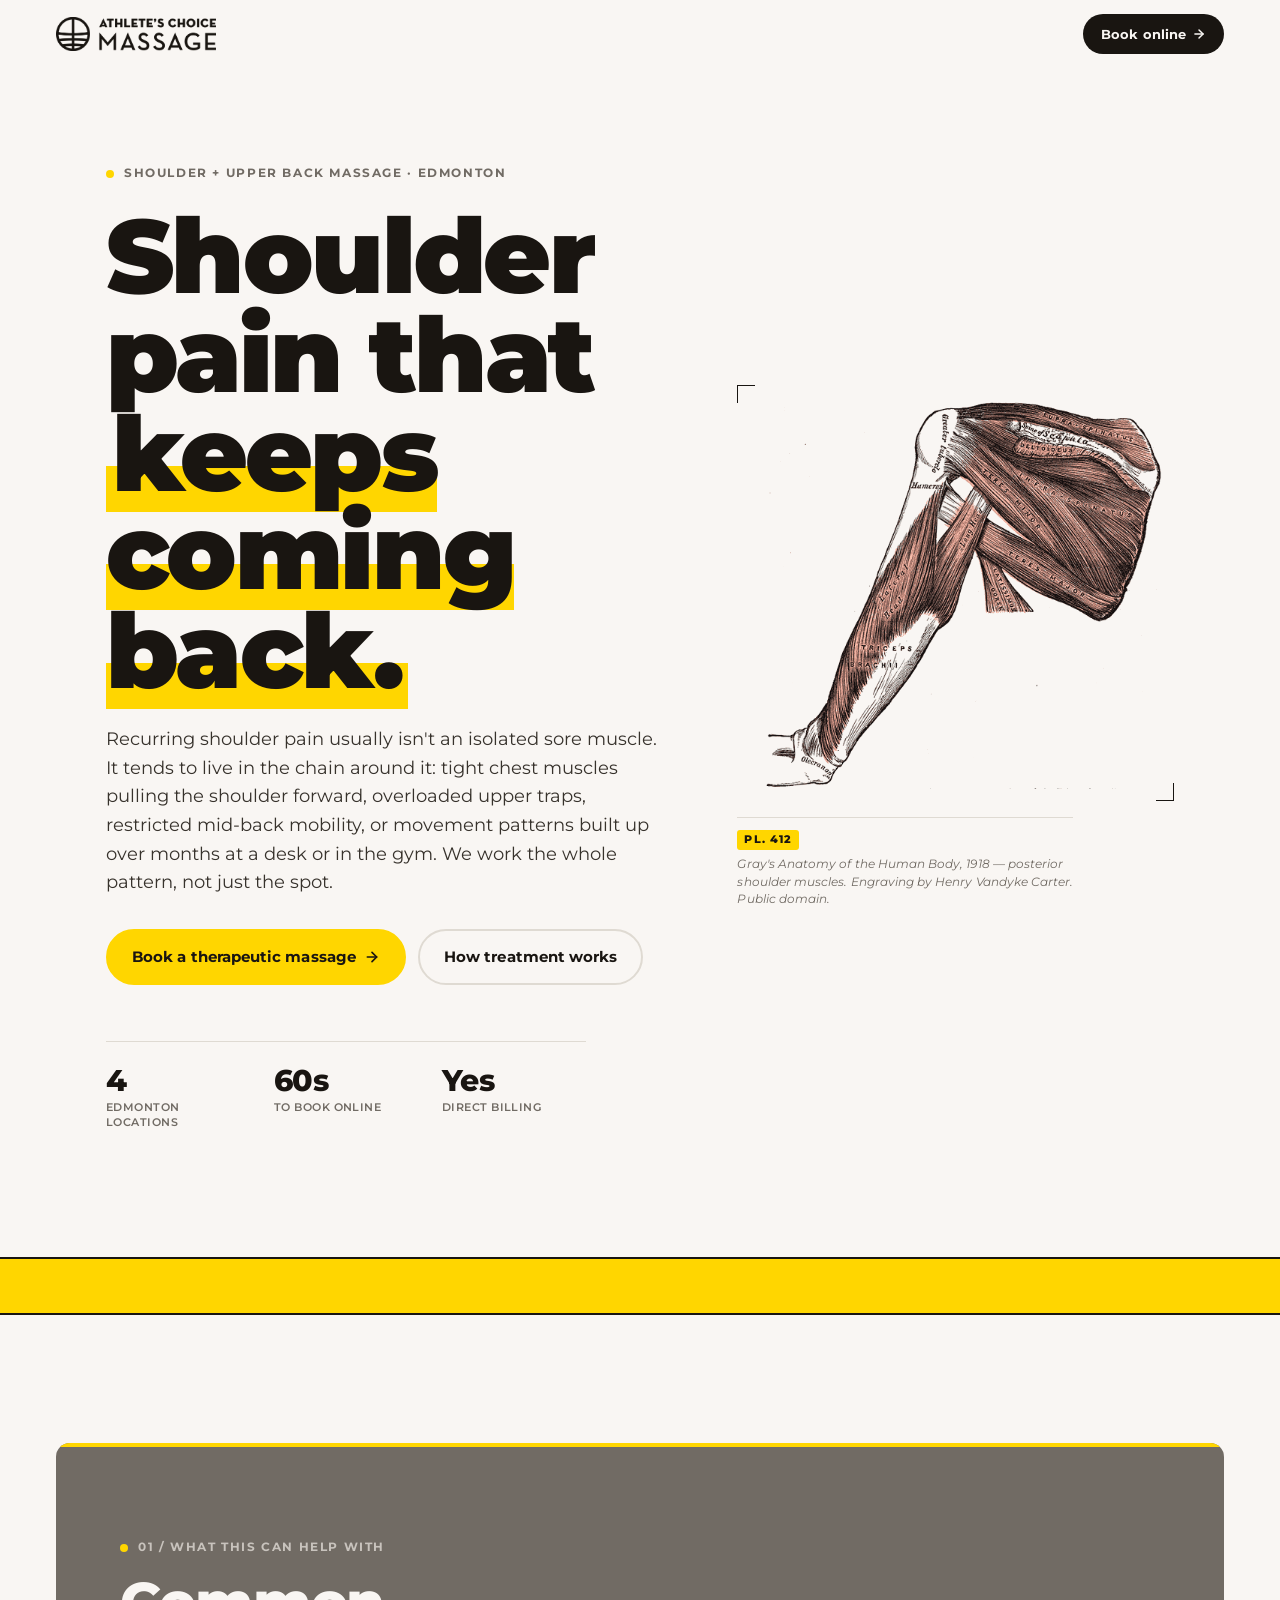
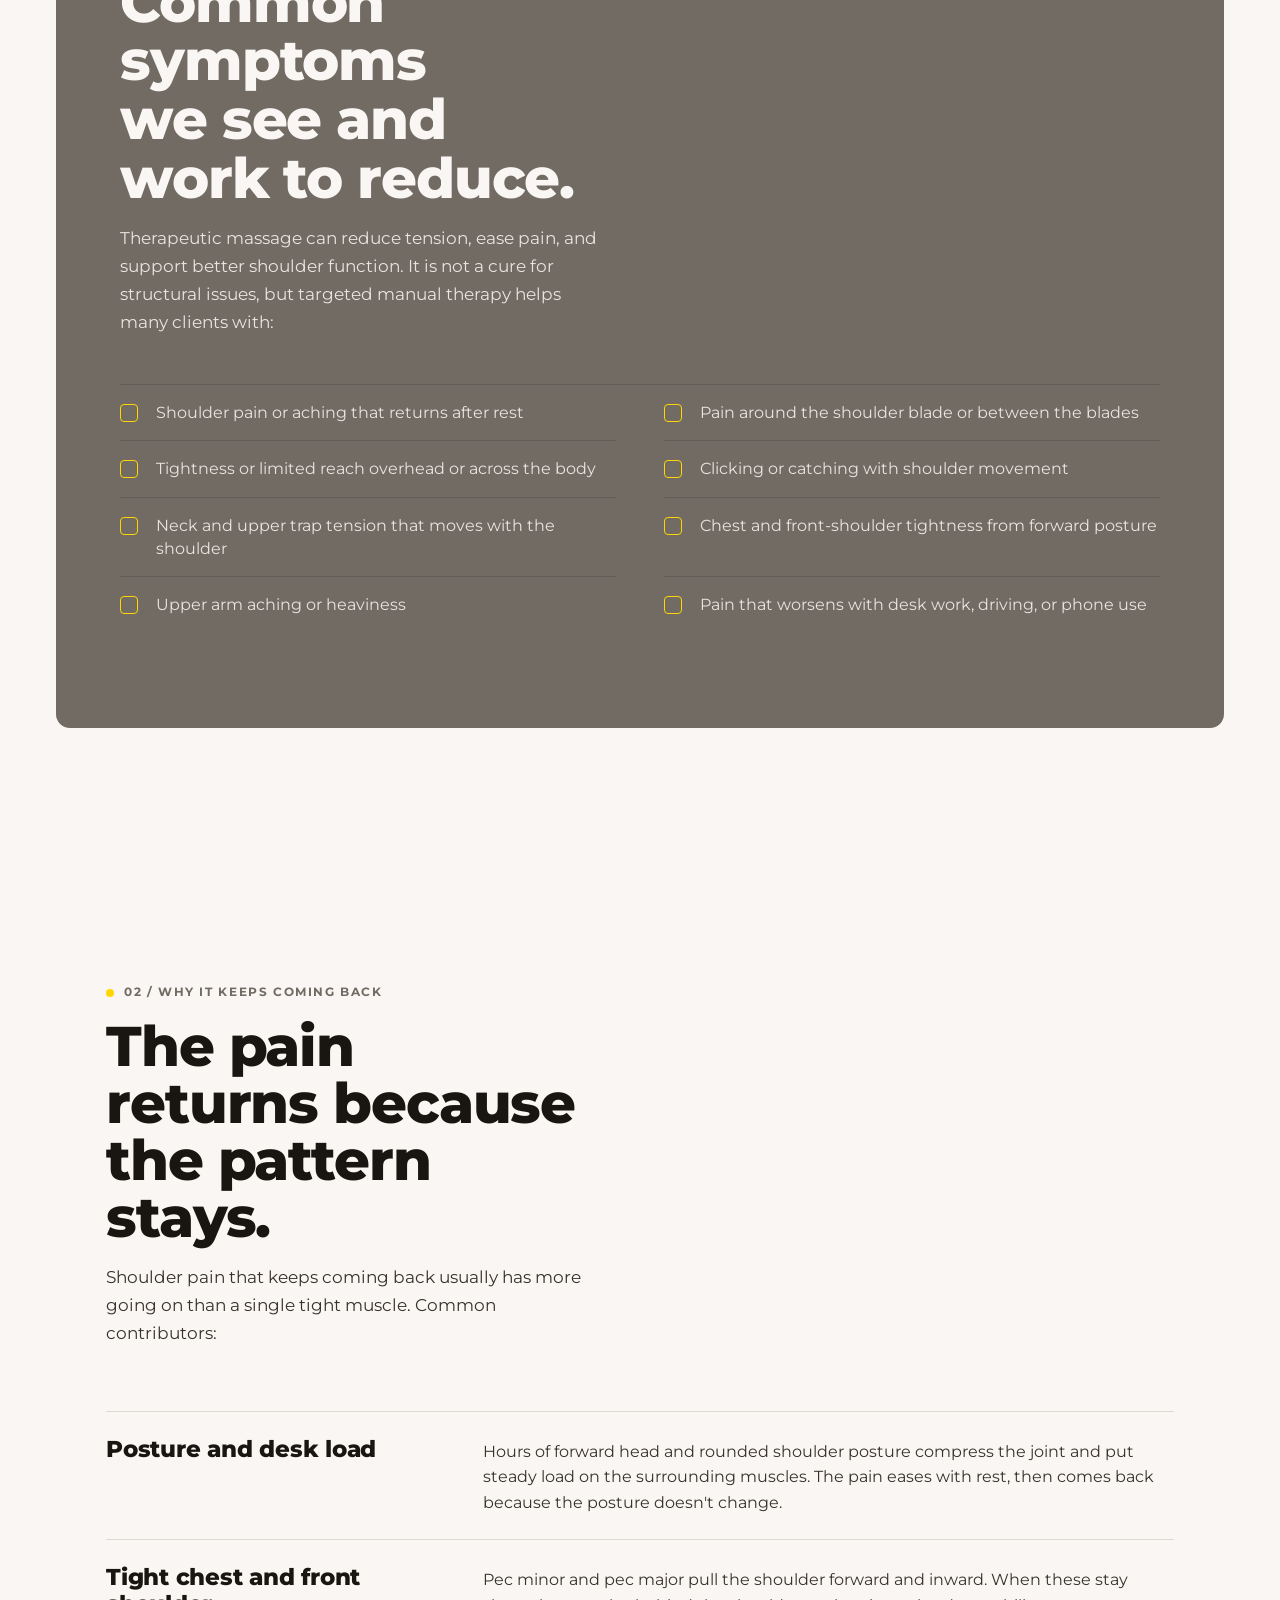
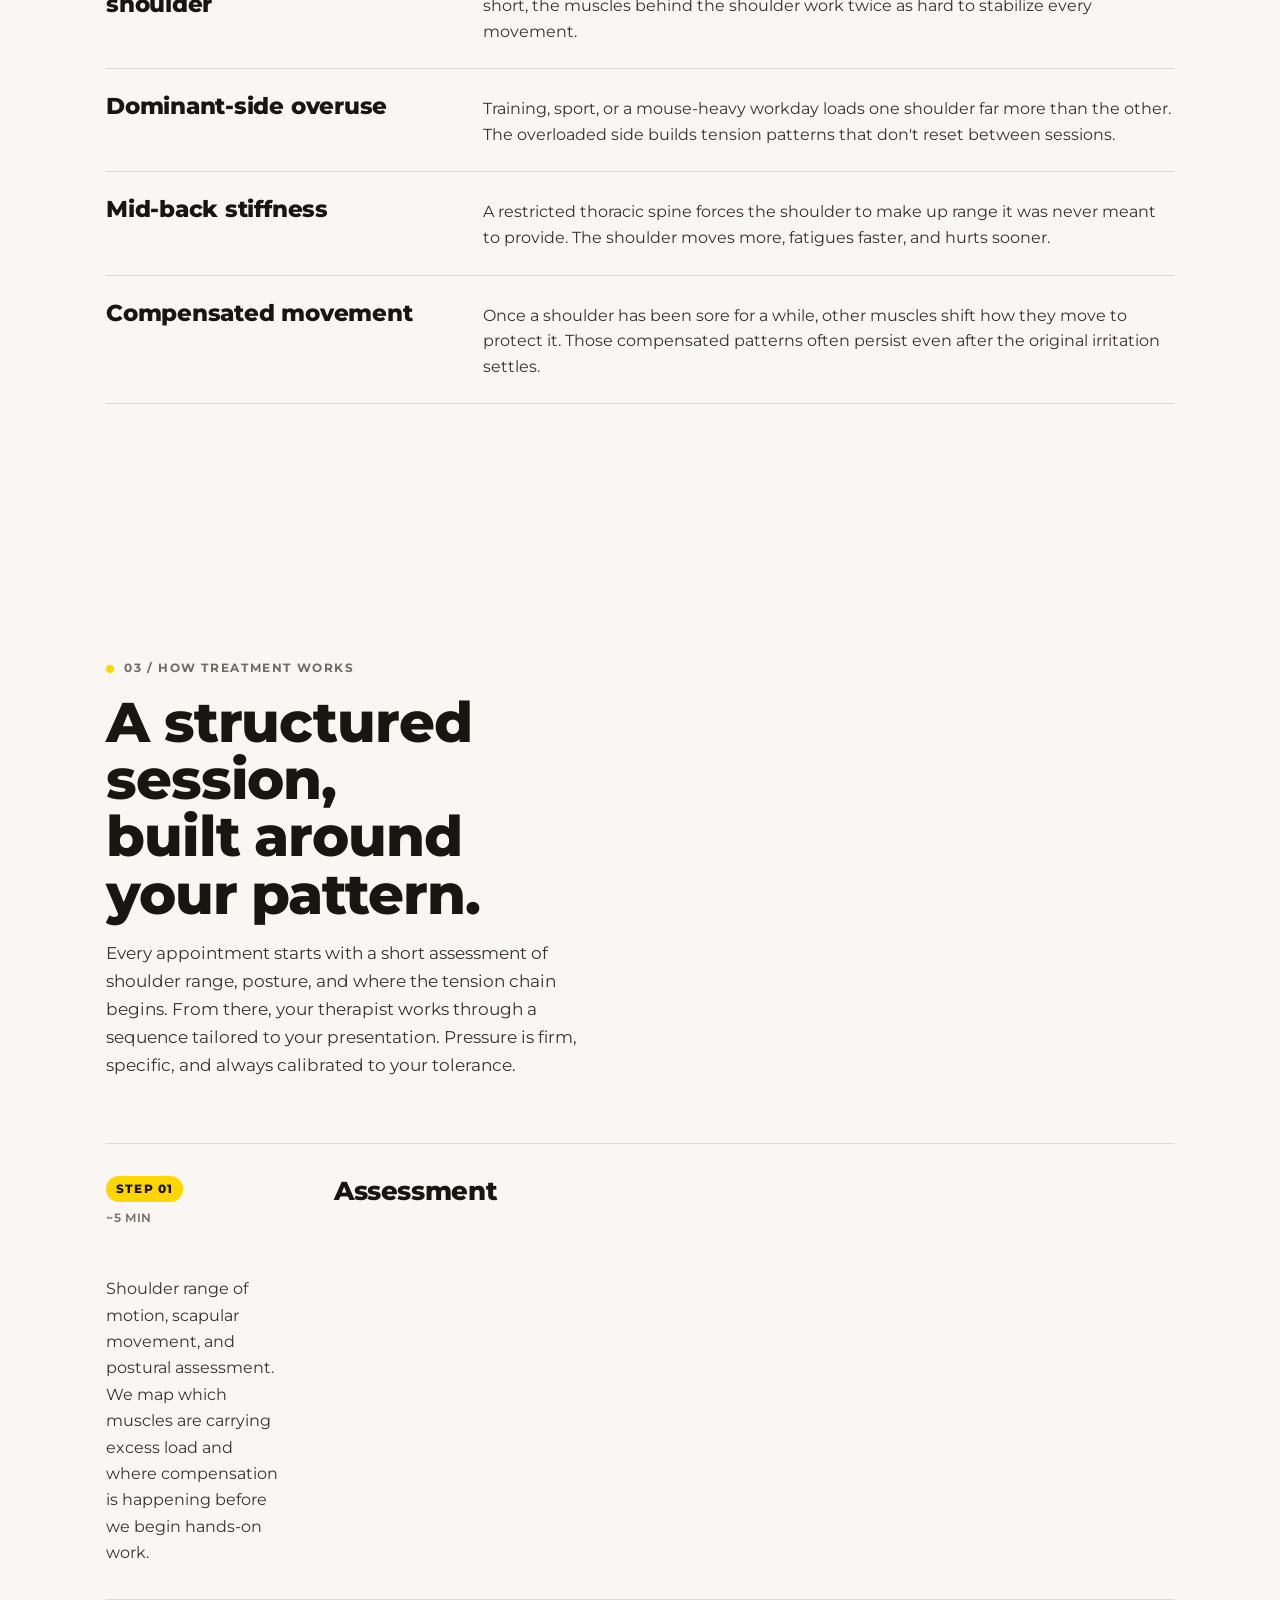
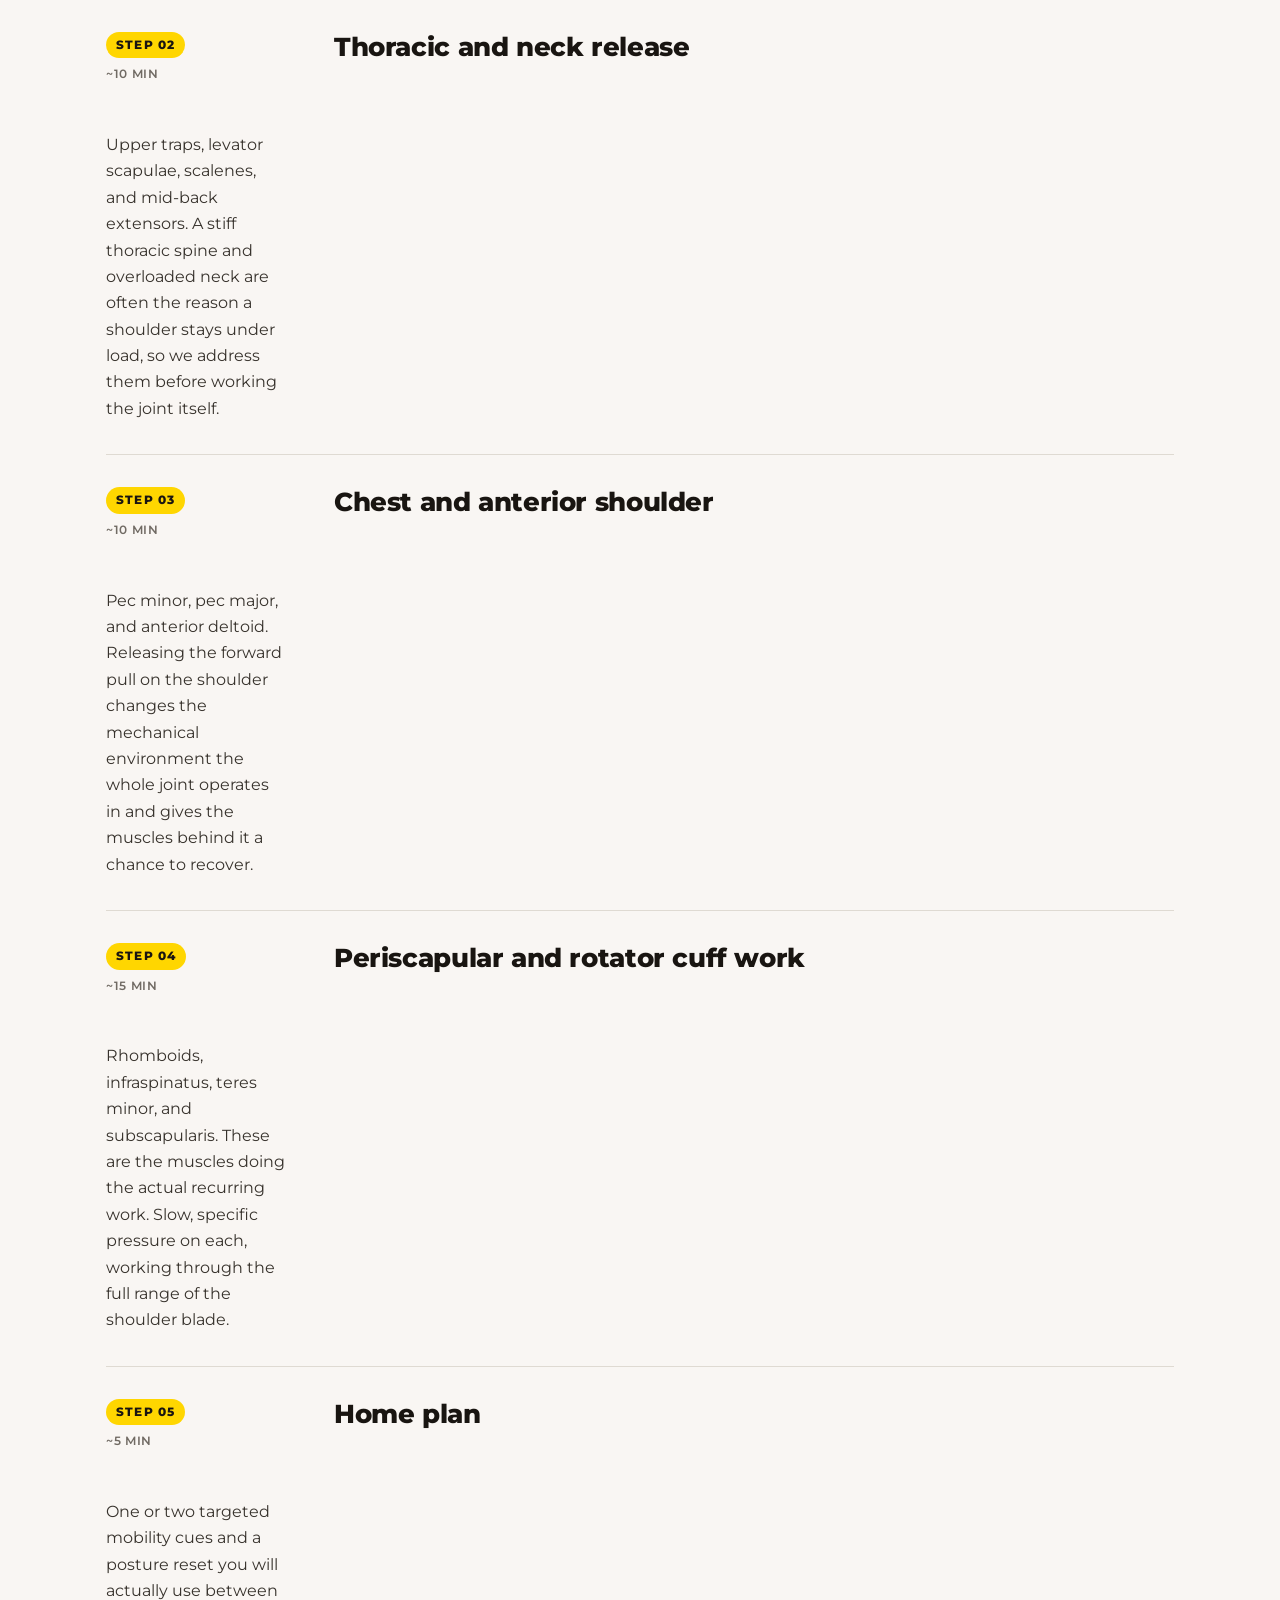
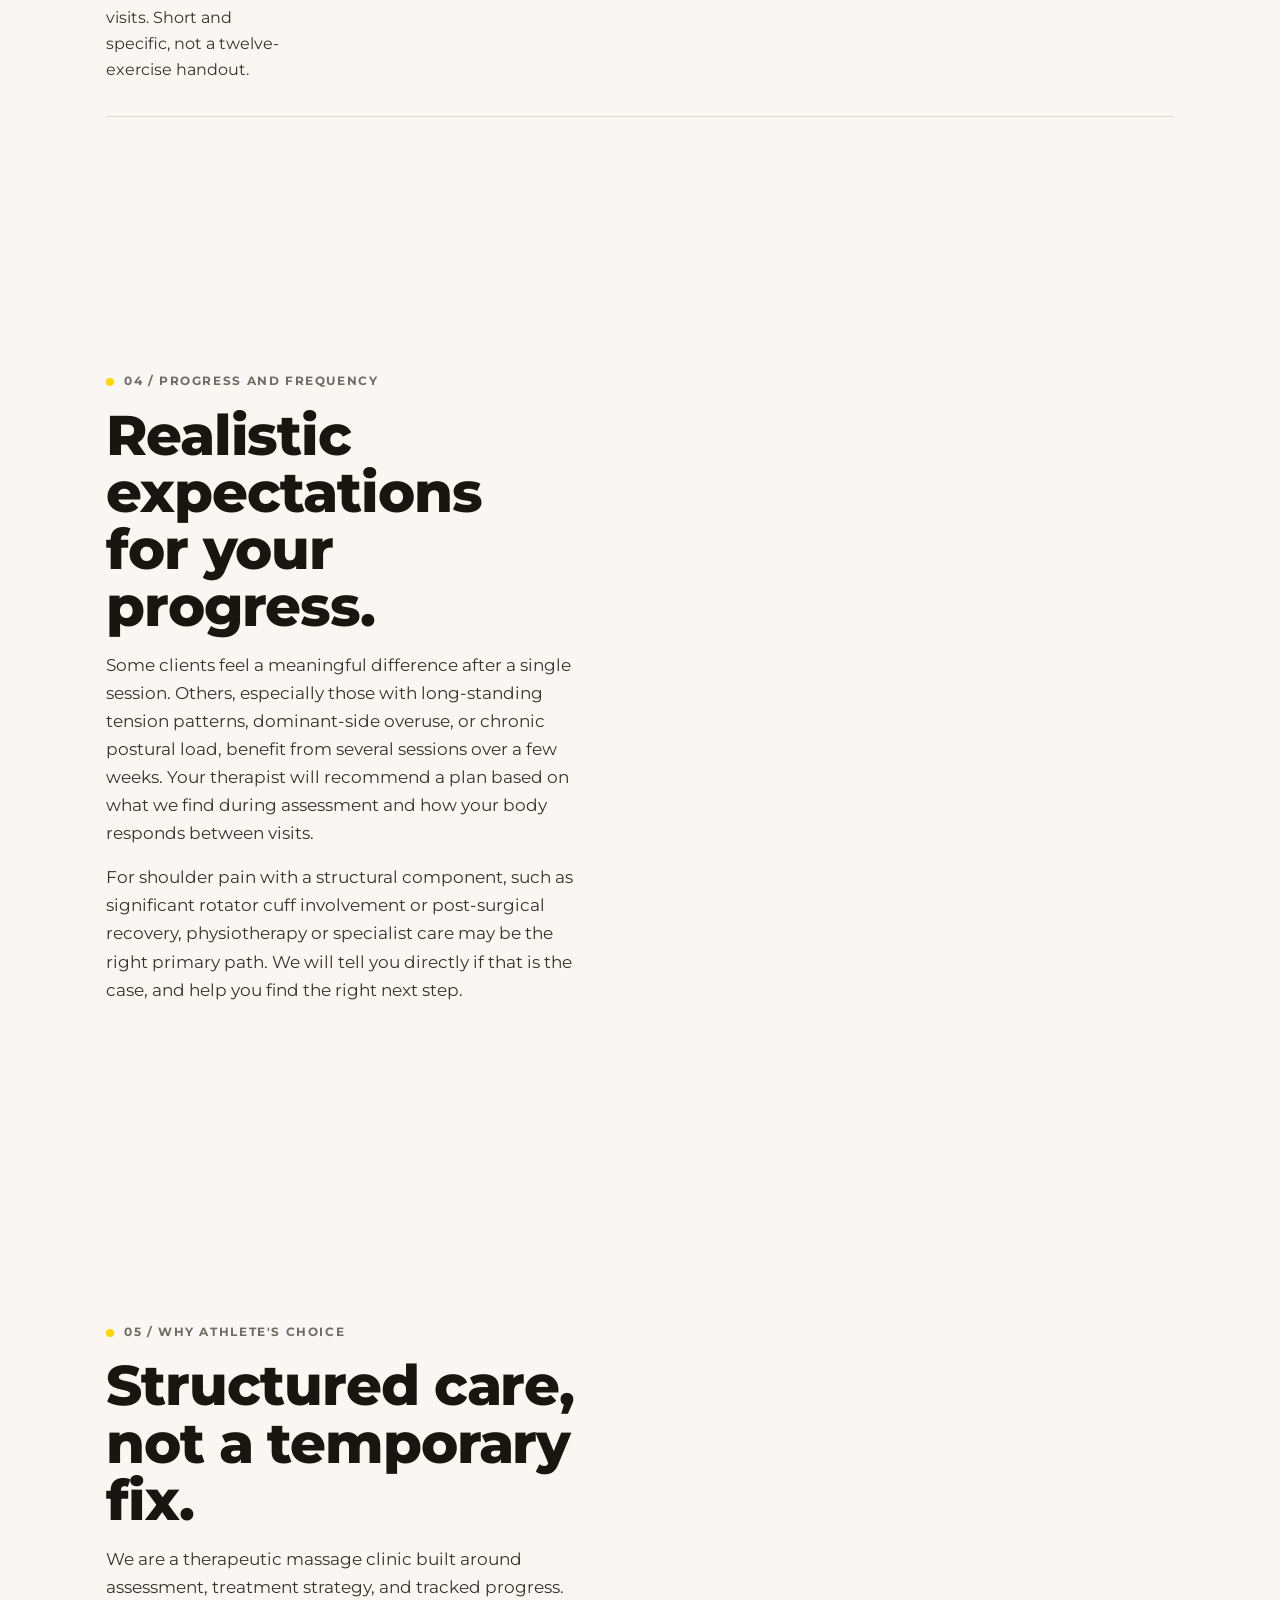
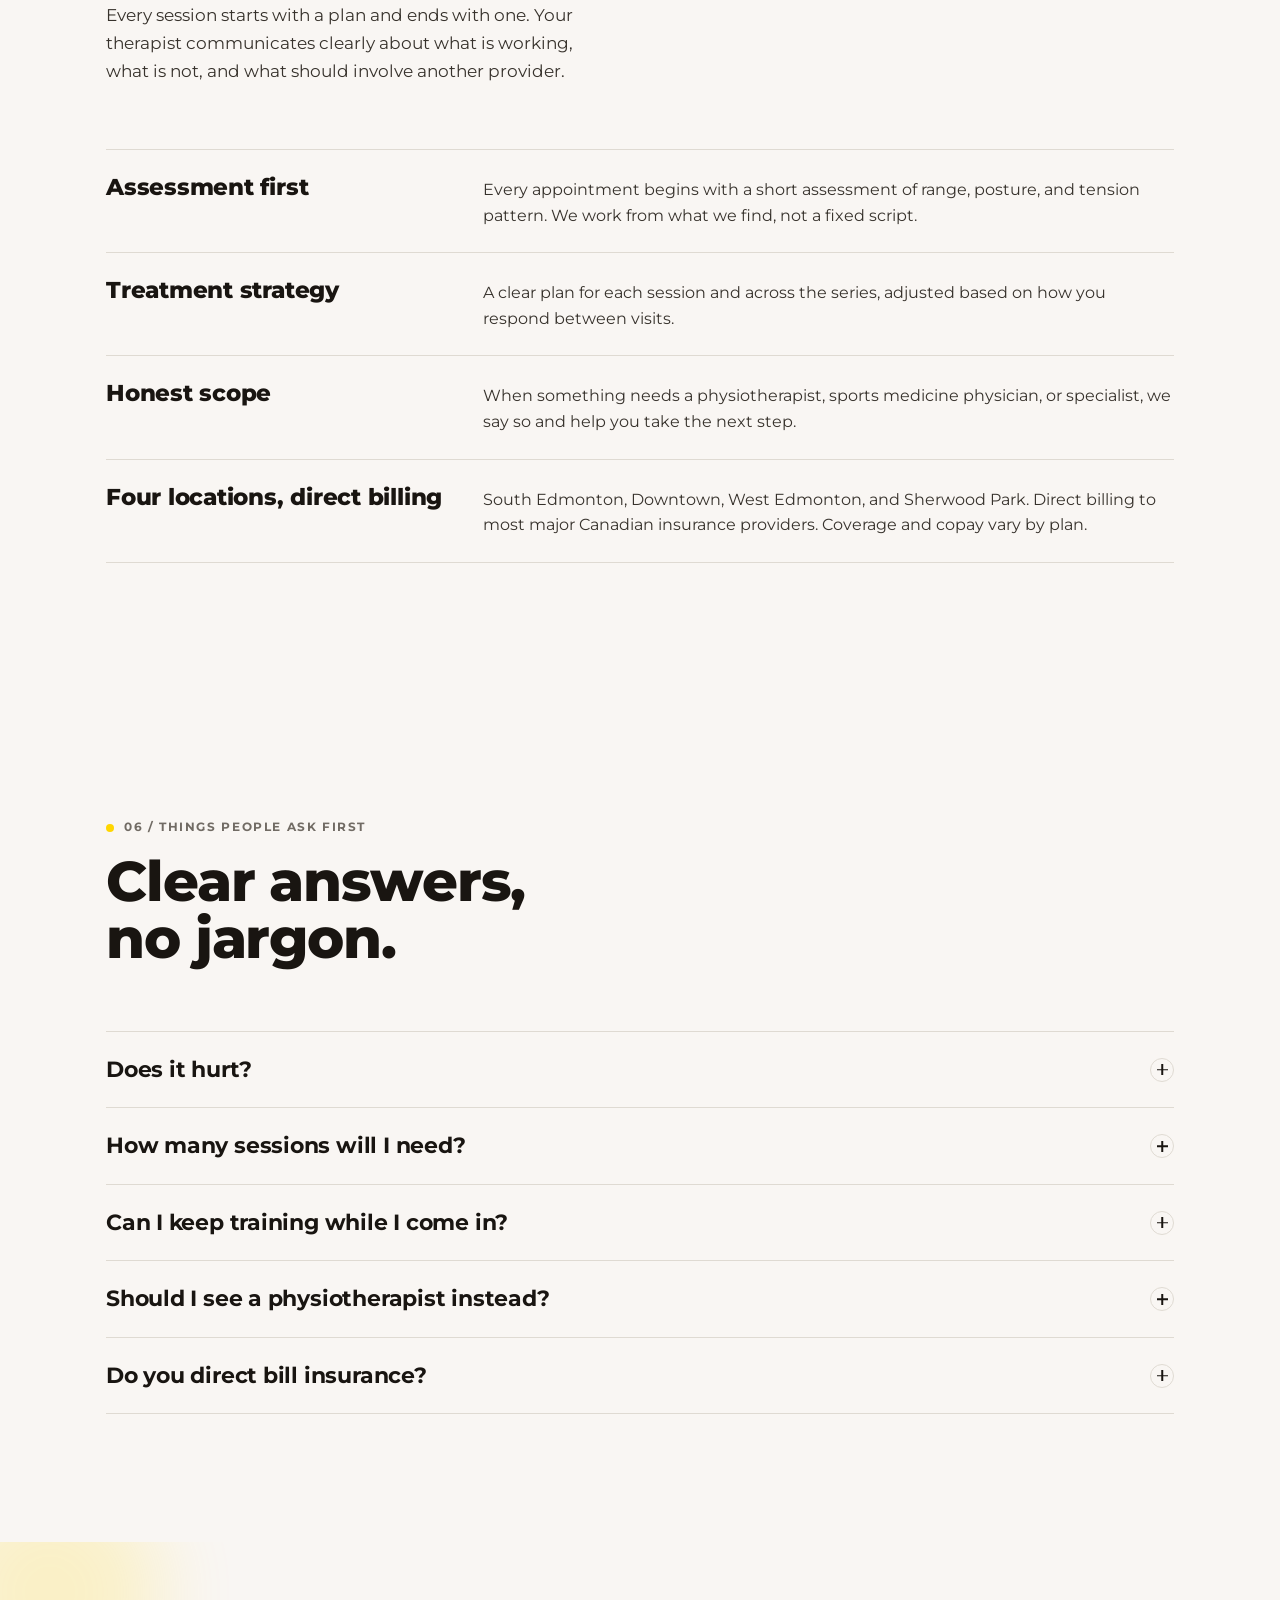
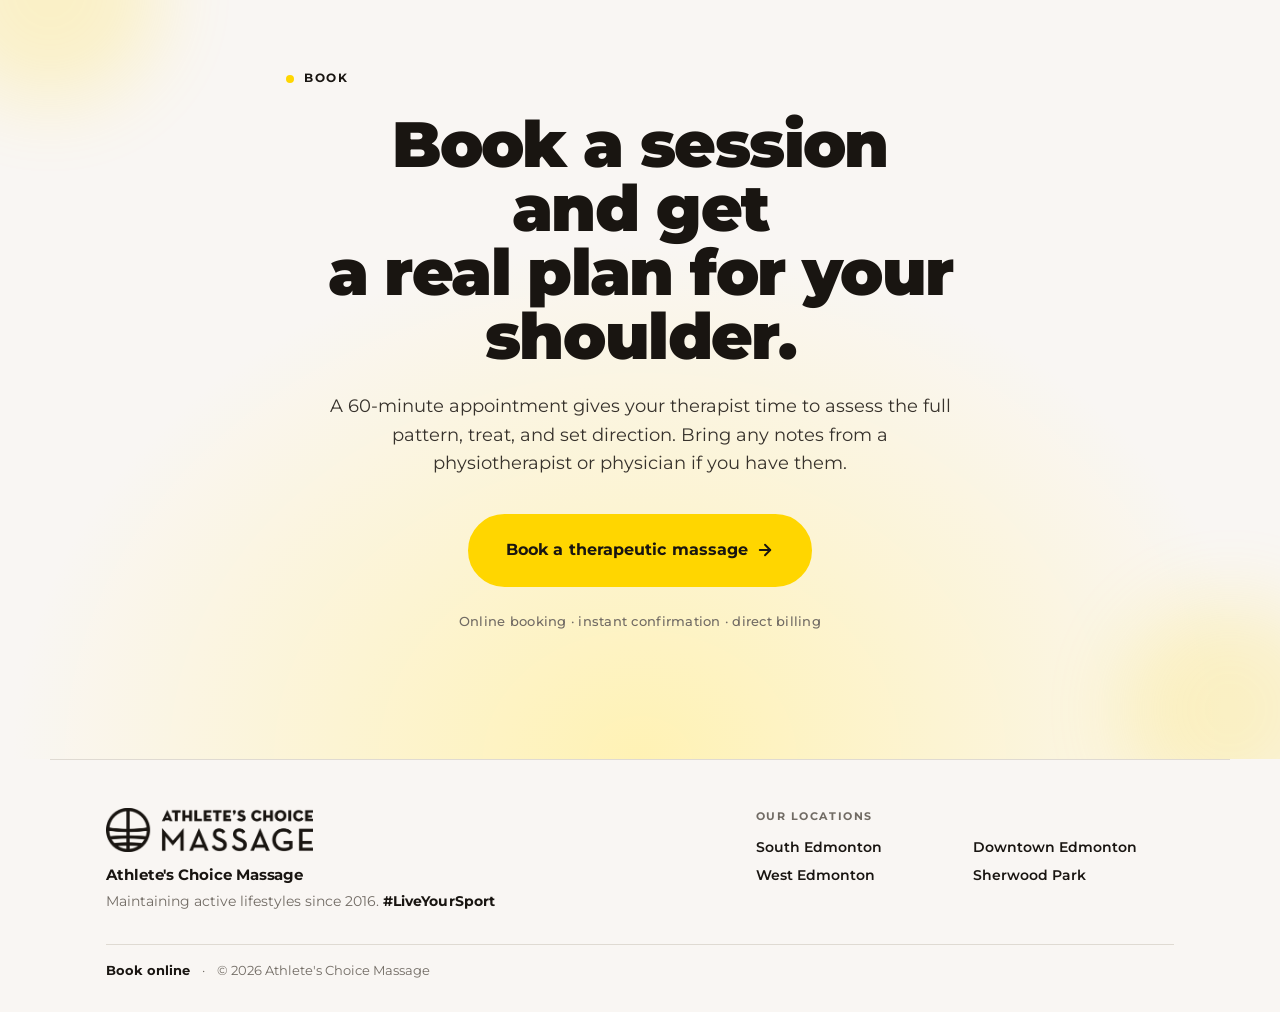
<file: shoulder/index.html>
<!doctype html>
<html lang="en">
  <head>
    <meta charset="utf-8" />
    <meta name="viewport" content="width=device-width, initial-scale=1" />
    <title>Shoulder Pain Massage in Edmonton | Athletes Choice Massage</title>
    <meta name="description" content="Therapeutic massage for recurring shoulder pain, tightness, and tension. Structured assessment and hands-on treatment at four Edmonton locations." />
    <meta name="theme-color" content="#FFD600" />

    <!-- Tracking config — read by ../script.js -->
    <meta name="variant" content="shoulder" />
    <meta name="campaign" content="shoulder-recurring-tension" />
    <meta name="page-category" content="UVieXWXUV7" />

    <meta property="og:title" content="Shoulder Pain That Keeps Coming Back | Athletes Choice Massage" />
    <meta property="og:description" content="Therapeutic massage for shoulder pain, tension, and tightness. Four Edmonton locations, direct billing, online booking." />
    <meta property="og:type" content="website" />

    <link rel="preconnect" href="https://fonts.googleapis.com" />
    <link rel="preconnect" href="https://fonts.gstatic.com" crossorigin />
    <link
      rel="stylesheet"
      href="https://fonts.googleapis.com/css2?family=Montserrat:wght@400;500;600;700;800;900&display=swap"
    />
    <link rel="stylesheet" href="../brand.css" />
    <link rel="stylesheet" href="./page.css" />
  </head>

  <body>
    <a class="skip-link" href="#main">Skip to content</a>

    <header class="nav">
      <a class="brand" href="#top" aria-label="Athletes Choice Massage, home">
        <span class="brand-logo" aria-hidden="true"></span>
      </a>
      <a
        class="nav-cta"
        href="https://app.hivemanager.io/book/athleteschoicemassage?category=UVieXWXUV7"
      >
        <span>Book online</span>
        <svg width="14" height="14" viewBox="0 0 24 24" fill="none" stroke="currentColor" stroke-width="2.5" stroke-linecap="round" stroke-linejoin="round" aria-hidden="true"><path d="M5 12h14"/><path d="m12 5 7 7-7 7"/></svg>
      </a>
    </header>

    <main id="main">
      <a id="top"></a>

      <!-- HERO -->
      <section class="hero">
        <div class="hero-inner">
          <div class="eyebrow" data-reveal>
            <span class="eyebrow-dot" aria-hidden="true"></span>
            Shoulder + Upper Back Massage · Edmonton
          </div>

          <h1 class="hero-title" data-reveal>
            Shoulder pain that
            <span class="hero-emph">
              <span class="hero-highlight">keeps coming back.</span>
            </span>
          </h1>

          <p class="lead" data-reveal>
            Recurring shoulder pain usually isn't an isolated sore muscle. It tends to live in the chain around it: tight chest muscles pulling the shoulder forward, overloaded upper traps, restricted mid-back mobility, or movement patterns built up over months at a desk or in the gym. We work the whole pattern, not just the spot.
          </p>

          <div class="hero-ctas" data-reveal>
            <a
              class="btn btn-primary"
              href="https://app.hivemanager.io/book/athleteschoicemassage?category=UVieXWXUV7"
            >
              <span>Book a therapeutic massage</span>
              <svg width="16" height="16" viewBox="0 0 24 24" fill="none" stroke="currentColor" stroke-width="2.5" stroke-linecap="round" stroke-linejoin="round" aria-hidden="true"><path d="M5 12h14"/><path d="m12 5 7 7-7 7"/></svg>
            </a>
            <a class="btn btn-ghost" href="#method">How treatment works</a>
          </div>

          <ul class="hero-trust" data-reveal>
            <li>
              <span class="trust-num">4</span>
              <span class="trust-lbl">Edmonton locations</span>
            </li>
            <li>
              <span class="trust-num">60s</span>
              <span class="trust-lbl">to book online</span>
            </li>
            <li>
              <span class="trust-num">Yes</span>
              <span class="trust-lbl">direct billing</span>
            </li>
          </ul>
        </div>

        <aside class="hero-diagram">
          <figure class="plate">
            <div class="plate-frame">
              <img
                src="./assets/gray412.png"
                alt="Gray's Anatomy plate 412 — posterior view of the shoulder showing supraspinatus, infraspinatus, teres minor, teres major, and deltoid muscles."
                width="550"
                height="523"
                loading="eager"
                decoding="async"
              />
            </div>
            <figcaption class="plate-caption">
              <span class="plate-num">Pl. 412</span>
              Gray's Anatomy of the Human Body, 1918 — posterior shoulder muscles. Engraving by Henry Vandyke Carter. Public domain.
            </figcaption>
          </figure>
        </aside>
      </section>

      <!-- SLOGAN STRIP -->
      <div class="slogan-strip" aria-hidden="true">
        <div class="slogan-track">
          <span>Life's too short to be sore.</span>
          <span aria-hidden="true">·</span>
          <span>#LiveYourSport</span>
          <span aria-hidden="true">·</span>
          <span>Life's too short to be sore.</span>
          <span aria-hidden="true">·</span>
          <span>#LiveYourSport</span>
          <span aria-hidden="true">·</span>
          <span>Life's too short to be sore.</span>
          <span aria-hidden="true">·</span>
          <span>#LiveYourSport</span>
        </div>
      </div>

      <!-- SYMPTOMS WE COMMONLY TREAT -->
      <section class="section fit" data-track-section="symptoms">
        <div class="fit-panel">
          <div class="section-head" data-reveal>
            <div class="eyebrow">
              <span class="eyebrow-dot" aria-hidden="true"></span>
              01 / What this can help with
            </div>
            <h2 class="section-title">
              Common symptoms<br/>
              we see and work to reduce.
            </h2>
            <p class="section-lead" style="color: oklch(92% 0.008 75); max-width: 60ch;">
              Therapeutic massage can reduce tension, ease pain, and support better shoulder function. It is not a cure for structural issues, but targeted manual therapy helps many clients with:
            </p>
          </div>

          <ul class="checklist" data-reveal>
            <li><span class="check" aria-hidden="true"></span>Shoulder pain or aching that returns after rest</li>
            <li><span class="check" aria-hidden="true"></span>Pain around the shoulder blade or between the blades</li>
            <li><span class="check" aria-hidden="true"></span>Tightness or limited reach overhead or across the body</li>
            <li><span class="check" aria-hidden="true"></span>Clicking or catching with shoulder movement</li>
            <li><span class="check" aria-hidden="true"></span>Neck and upper trap tension that moves with the shoulder</li>
            <li><span class="check" aria-hidden="true"></span>Chest and front-shoulder tightness from forward posture</li>
            <li><span class="check" aria-hidden="true"></span>Upper arm aching or heaviness</li>
            <li><span class="check" aria-hidden="true"></span>Pain that worsens with desk work, driving, or phone use</li>
          </ul>
        </div>
      </section>

      <!-- WHY IT KEEPS COMING BACK -->
      <section class="section causes" data-track-section="causes">
        <div class="section-head" data-reveal>
          <div class="eyebrow">
            <span class="eyebrow-dot" aria-hidden="true"></span>
            02 / Why it keeps coming back
          </div>
          <h2 class="section-title">
            The pain returns because<br/>
            the pattern stays.
          </h2>
          <p class="section-lead">
            Shoulder pain that keeps coming back usually has more going on than a single tight muscle. Common contributors:
          </p>
        </div>

        <dl class="failures" data-reveal>
          <div class="failure">
            <dt>Posture and desk load</dt>
            <dd>Hours of forward head and rounded shoulder posture compress the joint and put steady load on the surrounding muscles. The pain eases with rest, then comes back because the posture doesn't change.</dd>
          </div>
          <div class="failure">
            <dt>Tight chest and front shoulder</dt>
            <dd>Pec minor and pec major pull the shoulder forward and inward. When these stay short, the muscles behind the shoulder work twice as hard to stabilize every movement.</dd>
          </div>
          <div class="failure">
            <dt>Dominant-side overuse</dt>
            <dd>Training, sport, or a mouse-heavy workday loads one shoulder far more than the other. The overloaded side builds tension patterns that don't reset between sessions.</dd>
          </div>
          <div class="failure">
            <dt>Mid-back stiffness</dt>
            <dd>A restricted thoracic spine forces the shoulder to make up range it was never meant to provide. The shoulder moves more, fatigues faster, and hurts sooner.</dd>
          </div>
          <div class="failure">
            <dt>Compensated movement</dt>
            <dd>Once a shoulder has been sore for a while, other muscles shift how they move to protect it. Those compensated patterns often persist even after the original irritation settles.</dd>
          </div>
        </dl>
      </section>

      <!-- HOW TREATMENT WORKS -->
      <section class="section method" id="method" data-track-section="method">
        <div class="section-head" data-reveal>
          <div class="eyebrow">
            <span class="eyebrow-dot" aria-hidden="true"></span>
            03 / How treatment works
          </div>
          <h2 class="section-title">
            A structured session,<br/>
            built around your pattern.
          </h2>
          <p class="section-lead">
            Every appointment starts with a short assessment of shoulder range, posture, and where the tension chain begins. From there, your therapist works through a sequence tailored to your presentation. Pressure is firm, specific, and always calibrated to your tolerance.
          </p>
        </div>

        <ol class="method-steps" data-reveal>
          <li class="step">
            <div class="step-meta">
              <span class="step-num">Step 01</span>
              <span class="step-time">~5 min</span>
            </div>
            <h3 class="step-title">Assessment</h3>
            <p class="step-desc">
              Shoulder range of motion, scapular movement, and postural assessment. We map which muscles are carrying excess load and where compensation is happening before we begin hands-on work.
            </p>
          </li>

          <li class="step">
            <div class="step-meta">
              <span class="step-num">Step 02</span>
              <span class="step-time">~10 min</span>
            </div>
            <h3 class="step-title">Thoracic and neck release</h3>
            <p class="step-desc">
              Upper traps, levator scapulae, scalenes, and mid-back extensors. A stiff thoracic spine and overloaded neck are often the reason a shoulder stays under load, so we address them before working the joint itself.
            </p>
          </li>

          <li class="step">
            <div class="step-meta">
              <span class="step-num">Step 03</span>
              <span class="step-time">~10 min</span>
            </div>
            <h3 class="step-title">Chest and anterior shoulder</h3>
            <p class="step-desc">
              Pec minor, pec major, and anterior deltoid. Releasing the forward pull on the shoulder changes the mechanical environment the whole joint operates in and gives the muscles behind it a chance to recover.
            </p>
          </li>

          <li class="step">
            <div class="step-meta">
              <span class="step-num">Step 04</span>
              <span class="step-time">~15 min</span>
            </div>
            <h3 class="step-title">Periscapular and rotator cuff work</h3>
            <p class="step-desc">
              Rhomboids, infraspinatus, teres minor, and subscapularis. These are the muscles doing the actual recurring work. Slow, specific pressure on each, working through the full range of the shoulder blade.
            </p>
          </li>

          <li class="step">
            <div class="step-meta">
              <span class="step-num">Step 05</span>
              <span class="step-time">~5 min</span>
            </div>
            <h3 class="step-title">Home plan</h3>
            <p class="step-desc">
              One or two targeted mobility cues and a posture reset you will actually use between visits. Short and specific, not a twelve-exercise handout.
            </p>
          </li>
        </ol>
      </section>

      <!-- WHAT TO EXPECT -->
      <section class="section expectations" data-track-section="expectations">
        <div class="section-head" data-reveal>
          <div class="eyebrow">
            <span class="eyebrow-dot" aria-hidden="true"></span>
            04 / Progress and frequency
          </div>
          <h2 class="section-title">
            Realistic expectations<br/>
            for your progress.
          </h2>
          <p class="section-lead">
            Some clients feel a meaningful difference after a single session. Others, especially those with long-standing tension patterns, dominant-side overuse, or chronic postural load, benefit from several sessions over a few weeks. Your therapist will recommend a plan based on what we find during assessment and how your body responds between visits.
          </p>
          <p class="section-lead">
            For shoulder pain with a structural component, such as significant rotator cuff involvement or post-surgical recovery, physiotherapy or specialist care may be the right primary path. We will tell you directly if that is the case, and help you find the right next step.
          </p>
        </div>
      </section>

      <!-- WHY ATHLETE'S CHOICE -->
      <section class="section whyacm" data-track-section="why-acm">
        <div class="section-head" data-reveal>
          <div class="eyebrow">
            <span class="eyebrow-dot" aria-hidden="true"></span>
            05 / Why Athlete's Choice
          </div>
          <h2 class="section-title">
            Structured care,<br/>
            not a temporary fix.
          </h2>
          <p class="section-lead">
            We are a therapeutic massage clinic built around assessment, treatment strategy, and tracked progress. Every session starts with a plan and ends with one. Your therapist communicates clearly about what is working, what is not, and what should involve another provider.
          </p>
        </div>

        <dl class="failures" data-reveal>
          <div class="failure">
            <dt>Assessment first</dt>
            <dd>Every appointment begins with a short assessment of range, posture, and tension pattern. We work from what we find, not a fixed script.</dd>
          </div>
          <div class="failure">
            <dt>Treatment strategy</dt>
            <dd>A clear plan for each session and across the series, adjusted based on how you respond between visits.</dd>
          </div>
          <div class="failure">
            <dt>Honest scope</dt>
            <dd>When something needs a physiotherapist, sports medicine physician, or specialist, we say so and help you take the next step.</dd>
          </div>
          <div class="failure">
            <dt>Four locations, direct billing</dt>
            <dd>South Edmonton, Downtown, West Edmonton, and Sherwood Park. Direct billing to most major Canadian insurance providers. Coverage and copay vary by plan.</dd>
          </div>
        </dl>
      </section>

      <!-- FAQ -->
      <section class="section faq" data-track-section="faq">
        <div class="section-head" data-reveal>
          <div class="eyebrow">
            <span class="eyebrow-dot" aria-hidden="true"></span>
            06 / Things people ask first
          </div>
          <h2 class="section-title">Clear answers, no jargon.</h2>
        </div>

        <div class="faq-list" data-reveal>
          <details class="faq-item">
            <summary>
              <span>Does it hurt?</span>
              <span class="faq-icon" aria-hidden="true"></span>
            </summary>
            <div class="faq-body">
              <p>Pressure is firm and specific, but always calibrated to your tolerance. Your therapist works below the threshold where the body starts to guard, and you are always in control of the pressure.</p>
            </div>
          </details>

          <details class="faq-item">
            <summary>
              <span>How many sessions will I need?</span>
              <span class="faq-icon" aria-hidden="true"></span>
            </summary>
            <div class="faq-body">
              <p>It depends on how long the pattern has been building and what is contributing to it. Some clients feel meaningful change after one session. Others benefit from a series of a few sessions over a few weeks. Your therapist will recommend a plan based on the assessment.</p>
            </div>
          </details>

          <details class="faq-item">
            <summary>
              <span>Can I keep training while I come in?</span>
              <span class="faq-icon" aria-hidden="true"></span>
            </summary>
            <div class="faq-body">
              <p>Yes. If you are dealing with post-session soreness, lighter intensity for 24 hours is a good idea. For an ongoing training schedule alongside a massage series, your therapist can help you sequence around your program.</p>
            </div>
          </details>

          <details class="faq-item">
            <summary>
              <span>Should I see a physiotherapist instead?</span>
              <span class="faq-icon" aria-hidden="true"></span>
            </summary>
            <div class="faq-body">
              <p>Massage and physio serve different roles and often work well together. If your shoulder pain has a structural or neurological component, we will flag it during assessment. Many clients work with both and find the combination effective.</p>
            </div>
          </details>

          <details class="faq-item">
            <summary>
              <span>Do you direct bill insurance?</span>
              <span class="faq-icon" aria-hidden="true"></span>
            </summary>
            <div class="faq-body">
              <p>Yes. All four locations direct bill most major Canadian insurance providers. Coverage and copay vary by plan, so check with your insurer for your specific benefits.</p>
            </div>
          </details>
        </div>
      </section>

      <!-- CLOSING CTA -->
      <section class="section cta-final" id="book" data-track-section="cta-final">
        <div class="cta-final-inner" data-reveal>
          <div class="eyebrow eyebrow-on-accent">
            <span class="eyebrow-dot" aria-hidden="true"></span>
            Book
          </div>
          <h2 class="cta-title">
            Book a session and get<br/>
            a real plan for your shoulder.
          </h2>
          <p class="lead" style="max-width: 52ch; text-align: center;">
            A 60-minute appointment gives your therapist time to assess the full pattern, treat, and set direction. Bring any notes from a physiotherapist or physician if you have them.
          </p>
          <a
            class="btn btn-primary btn-xl"
            href="https://app.hivemanager.io/book/athleteschoicemassage?category=UVieXWXUV7"
          >
            <span>Book a therapeutic massage</span>
            <svg width="18" height="18" viewBox="0 0 24 24" fill="none" stroke="currentColor" stroke-width="2.5" stroke-linecap="round" stroke-linejoin="round" aria-hidden="true"><path d="M5 12h14"/><path d="m12 5 7 7-7 7"/></svg>
          </a>
          <p class="cta-fine">Online booking · instant confirmation · direct billing</p>
        </div>
      </section>

      <footer class="footer">
        <div class="footer-top">
          <div class="footer-brand">
            <span class="brand-logo brand-logo-lg" aria-hidden="true"></span>
            <div class="footer-words">
              <strong>Athlete's Choice Massage</strong>
              <span>Maintaining active lifestyles since 2016. <span class="hashtag">#LiveYourSport</span></span>
            </div>
          </div>
          <div class="footer-locations">
            <span class="footer-loc-head">Our locations</span>
            <ul>
              <li>South Edmonton</li>
              <li>Downtown Edmonton</li>
              <li>West Edmonton</li>
              <li>Sherwood Park</li>
            </ul>
          </div>
        </div>
        <div class="footer-bot">
          <a href="https://app.hivemanager.io/book/athleteschoicemassage?category=UVieXWXUV7">Book online</a>
          <span aria-hidden="true">·</span>
          <span>© <span id="year">2026</span> Athlete's Choice Massage</span>
        </div>
      </footer>
    </main>

    <!-- Floating mobile book pill -->
    <a
      class="float-cta"
      href="https://app.hivemanager.io/book/athleteschoicemassage?category=UVieXWXUV7"
      aria-label="Book a therapeutic massage"
    >
      <span>Book a session</span>
      <svg width="16" height="16" viewBox="0 0 24 24" fill="none" stroke="currentColor" stroke-width="2.5" stroke-linecap="round" stroke-linejoin="round" aria-hidden="true"><path d="M5 12h14"/><path d="m12 5 7 7-7 7"/></svg>
    </a>

    <script src="../script.js" defer></script>
  </body>
</html>
</file>
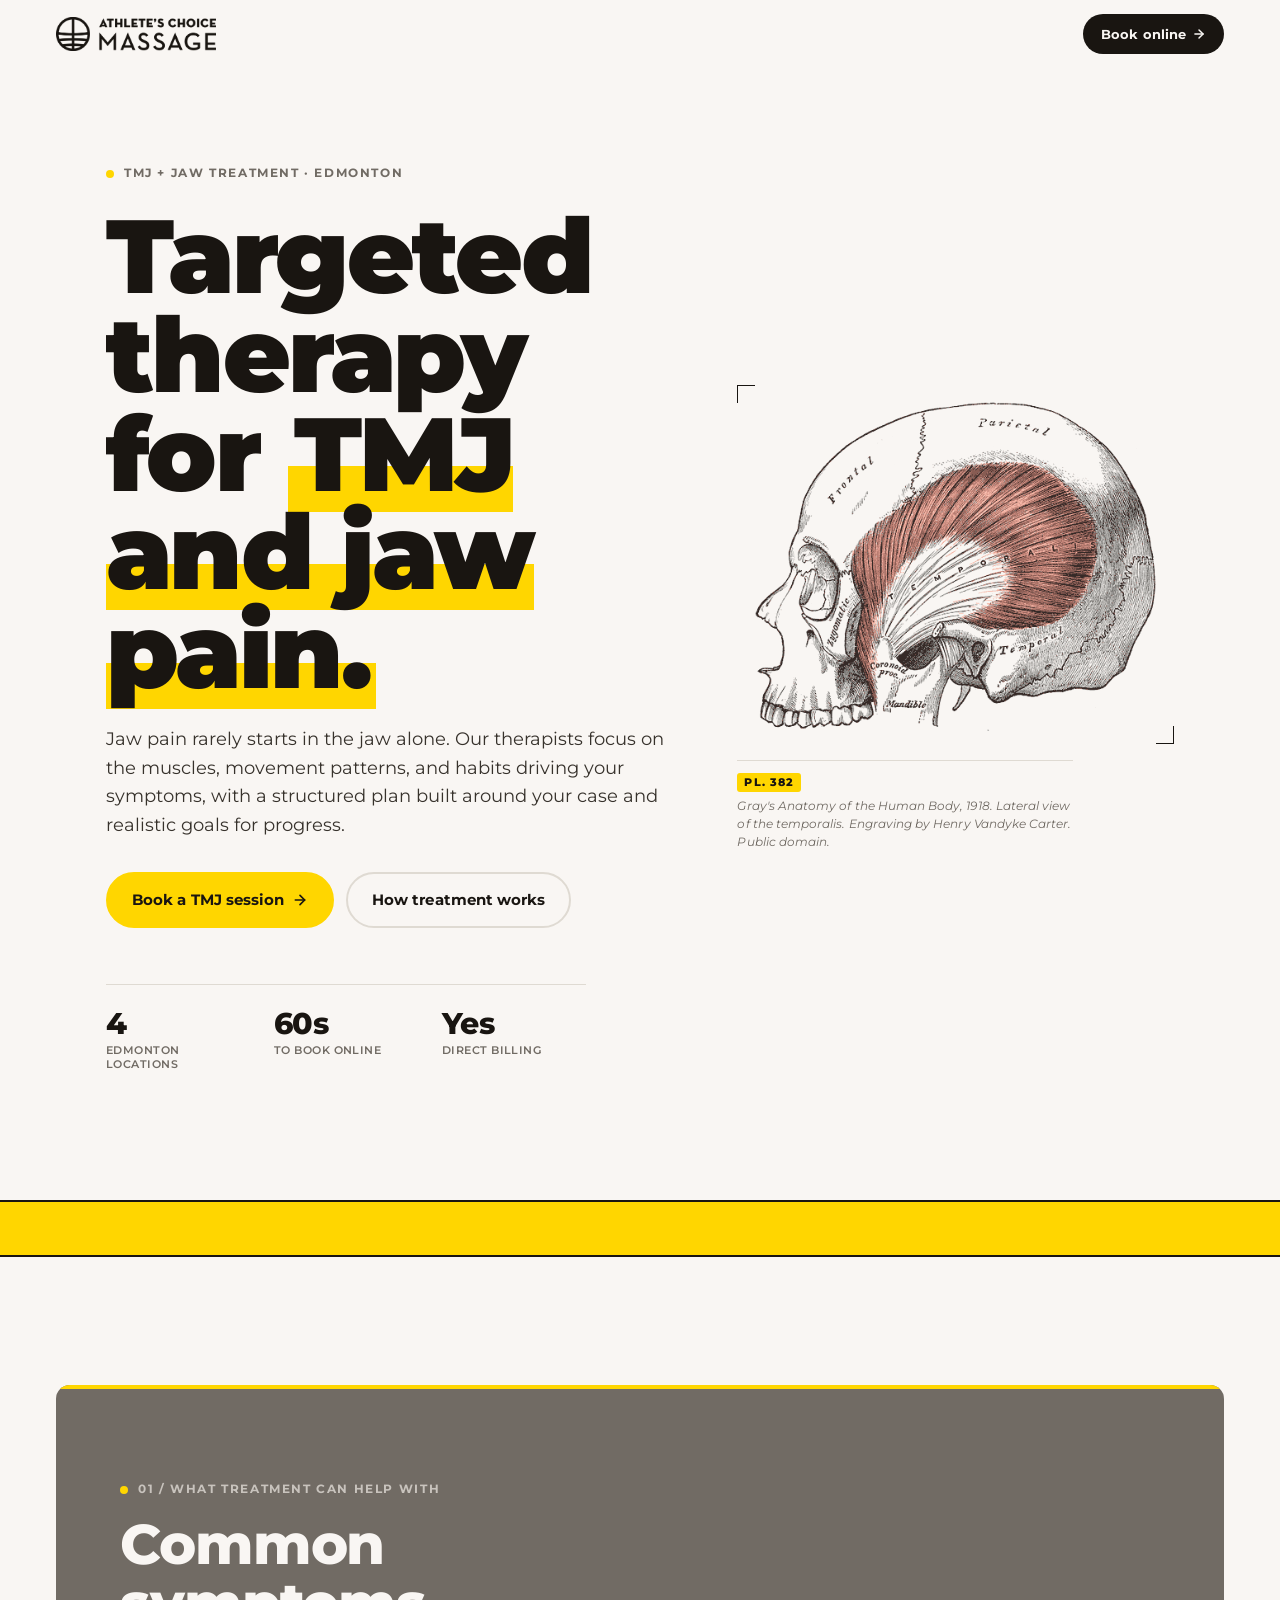
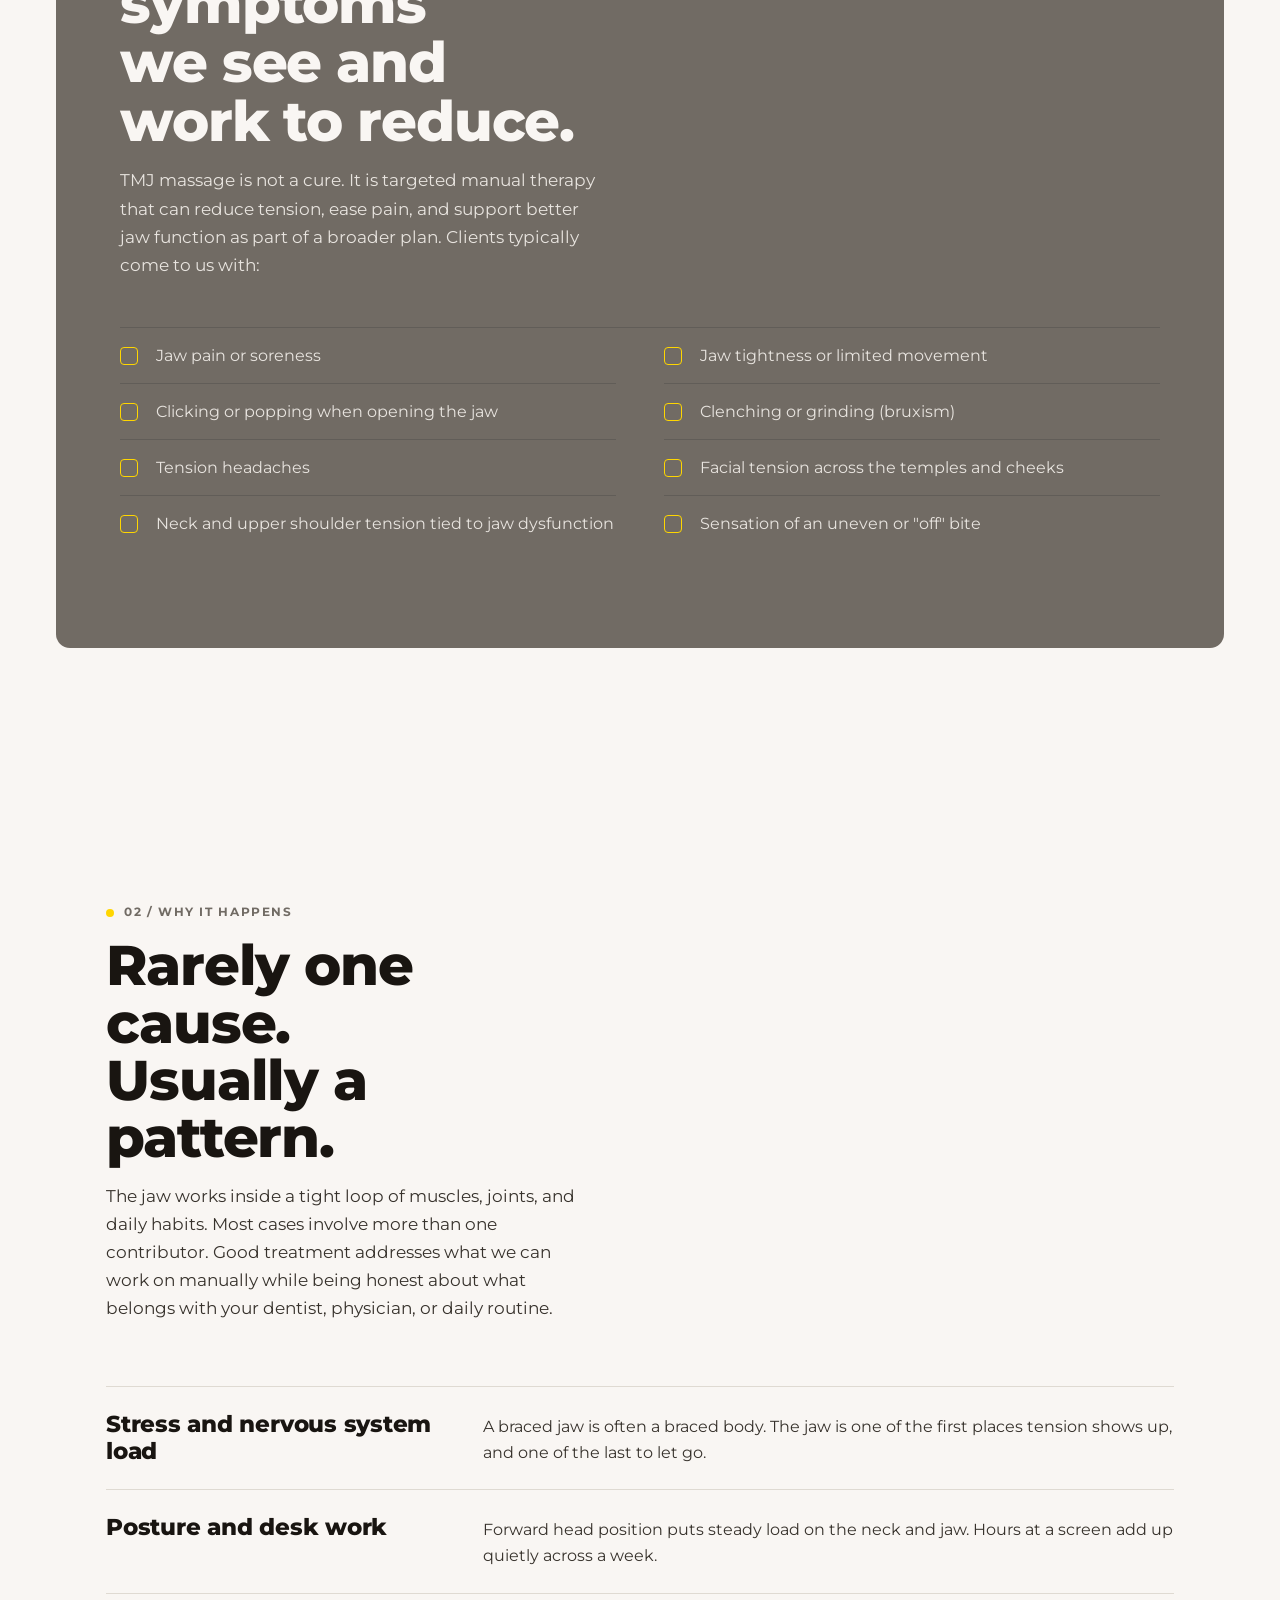
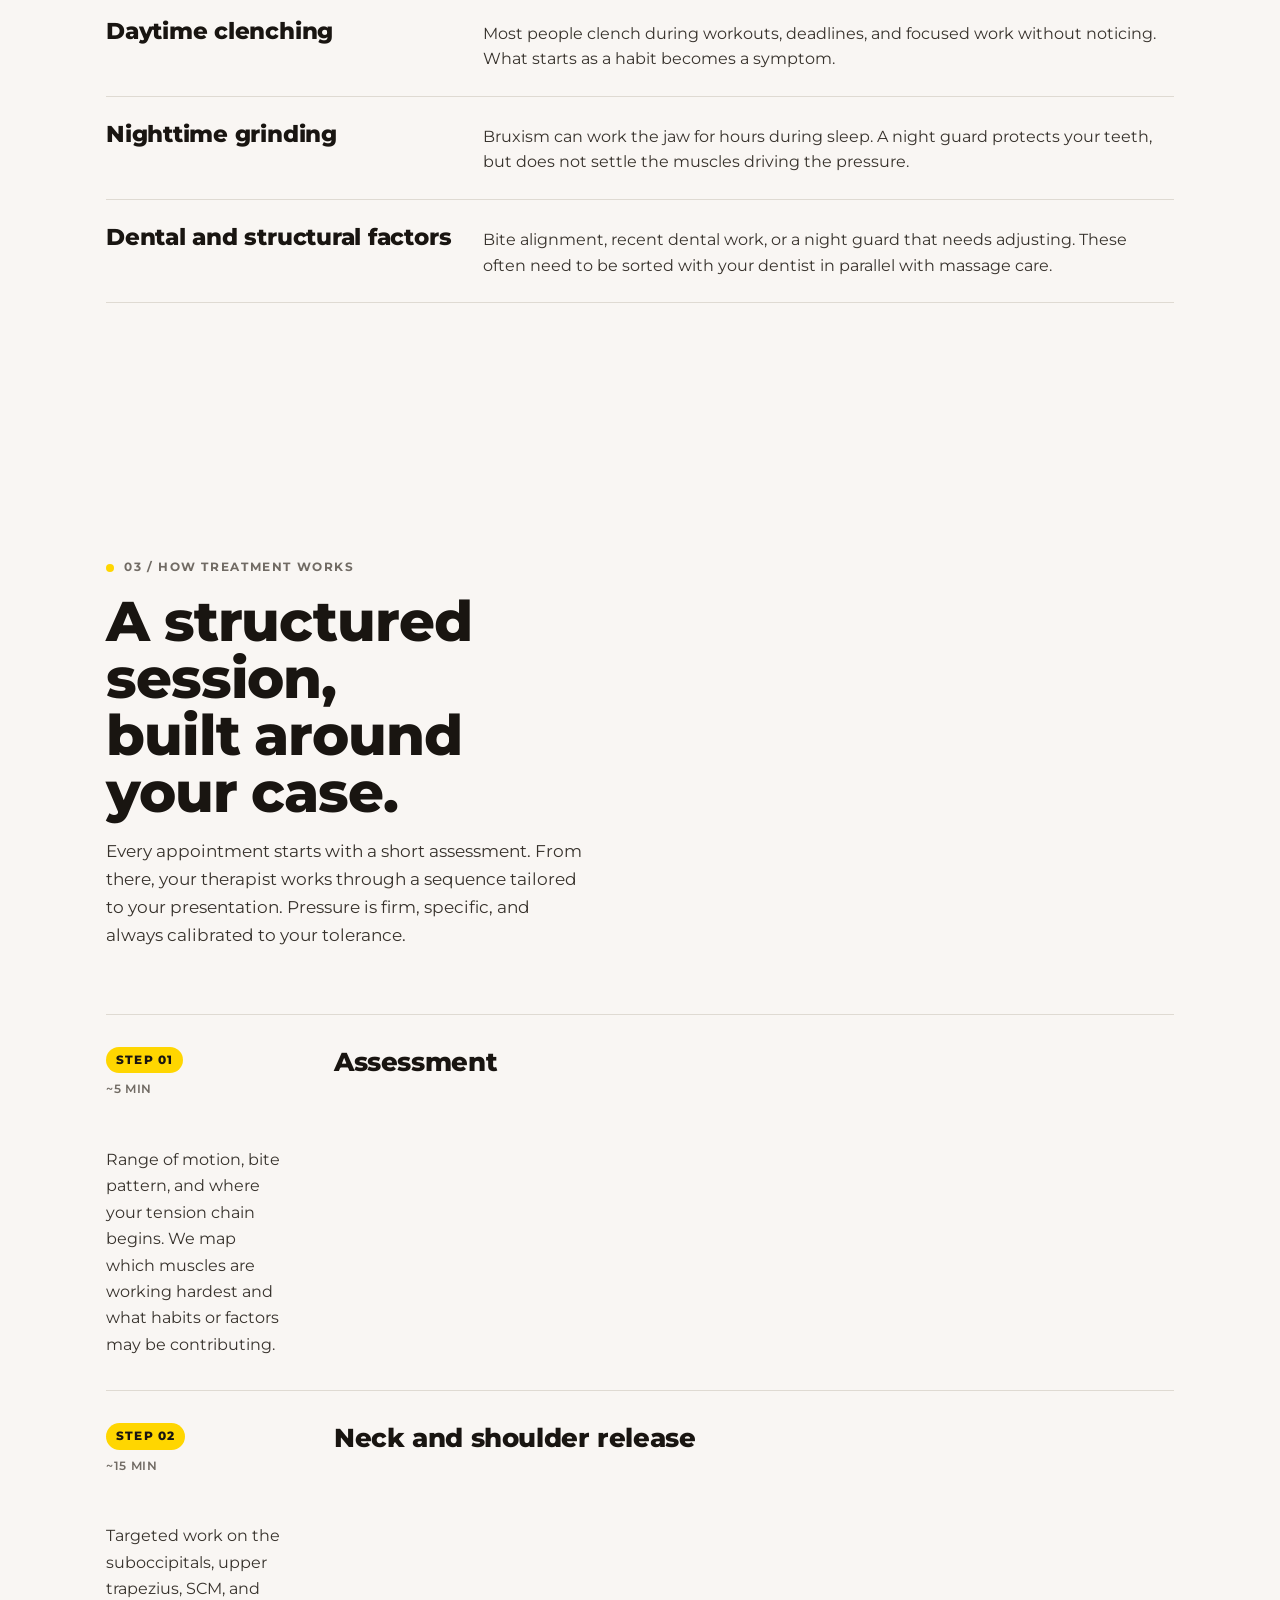
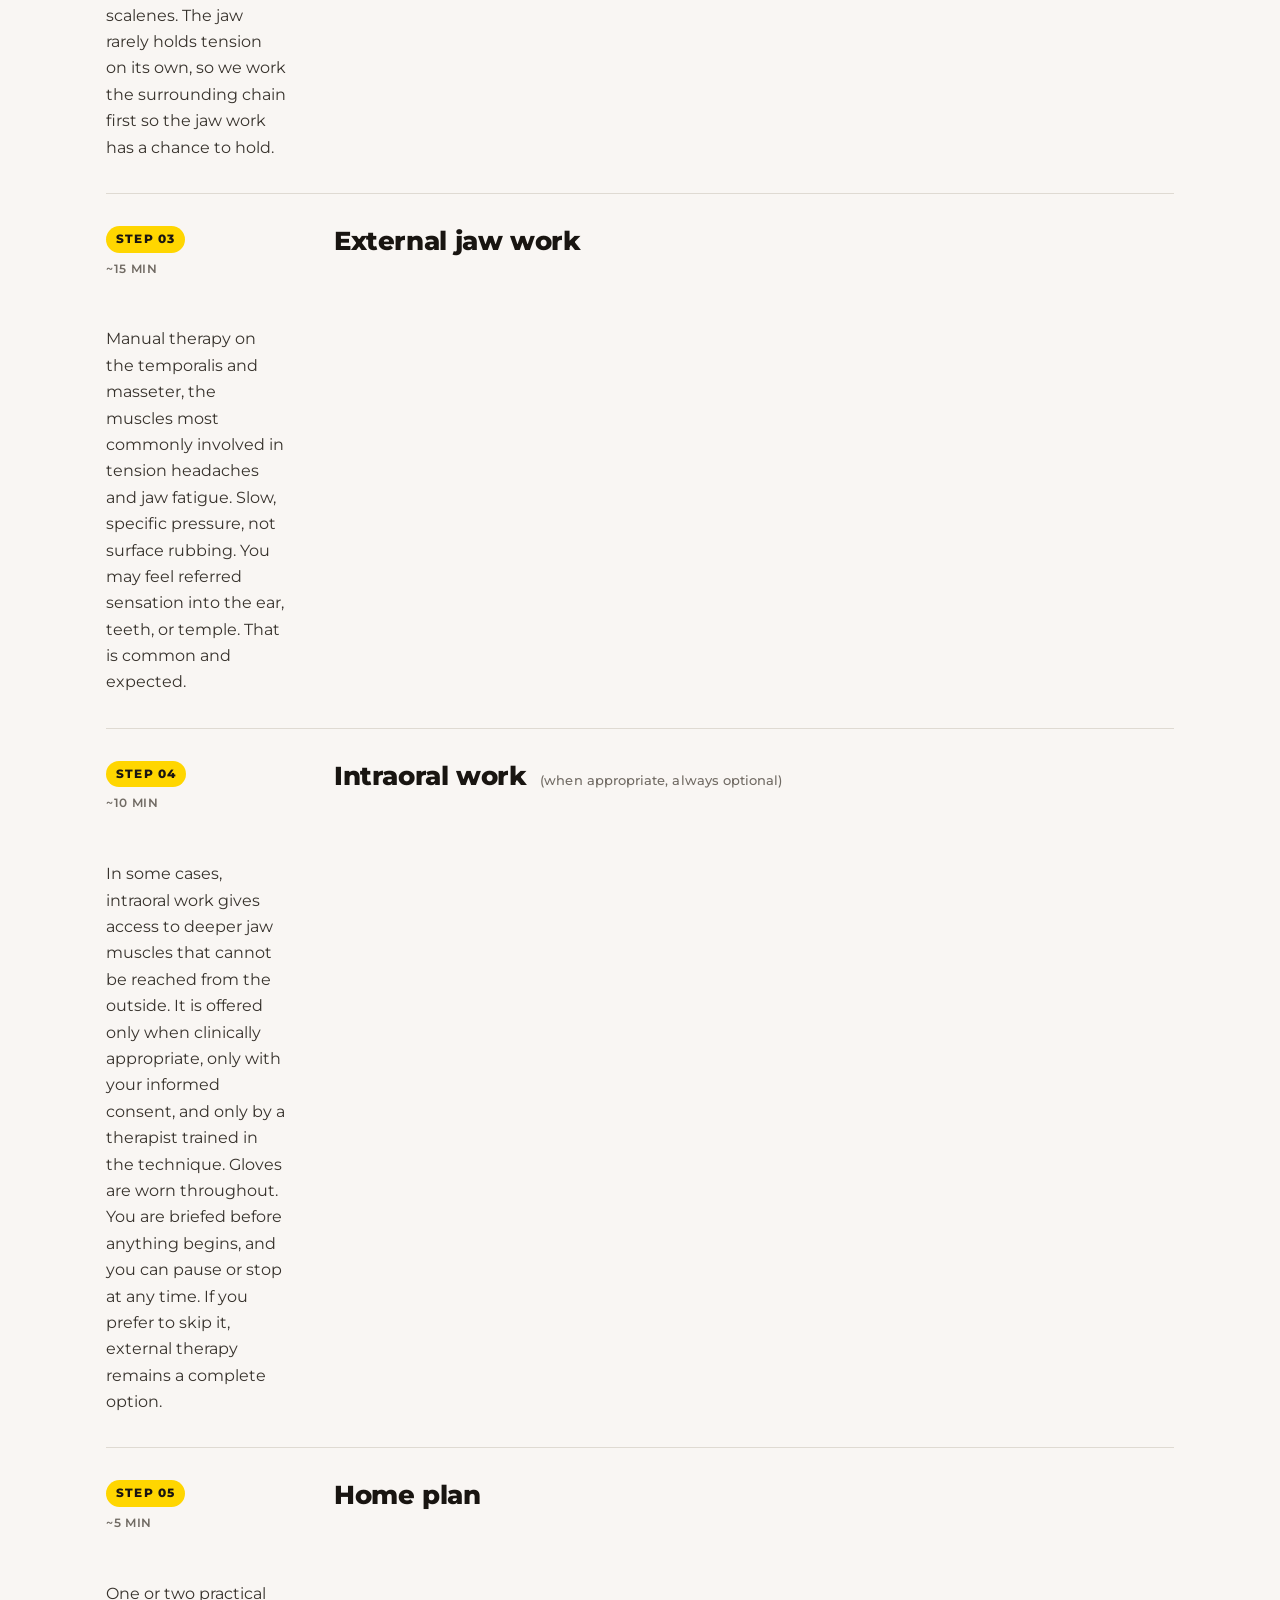
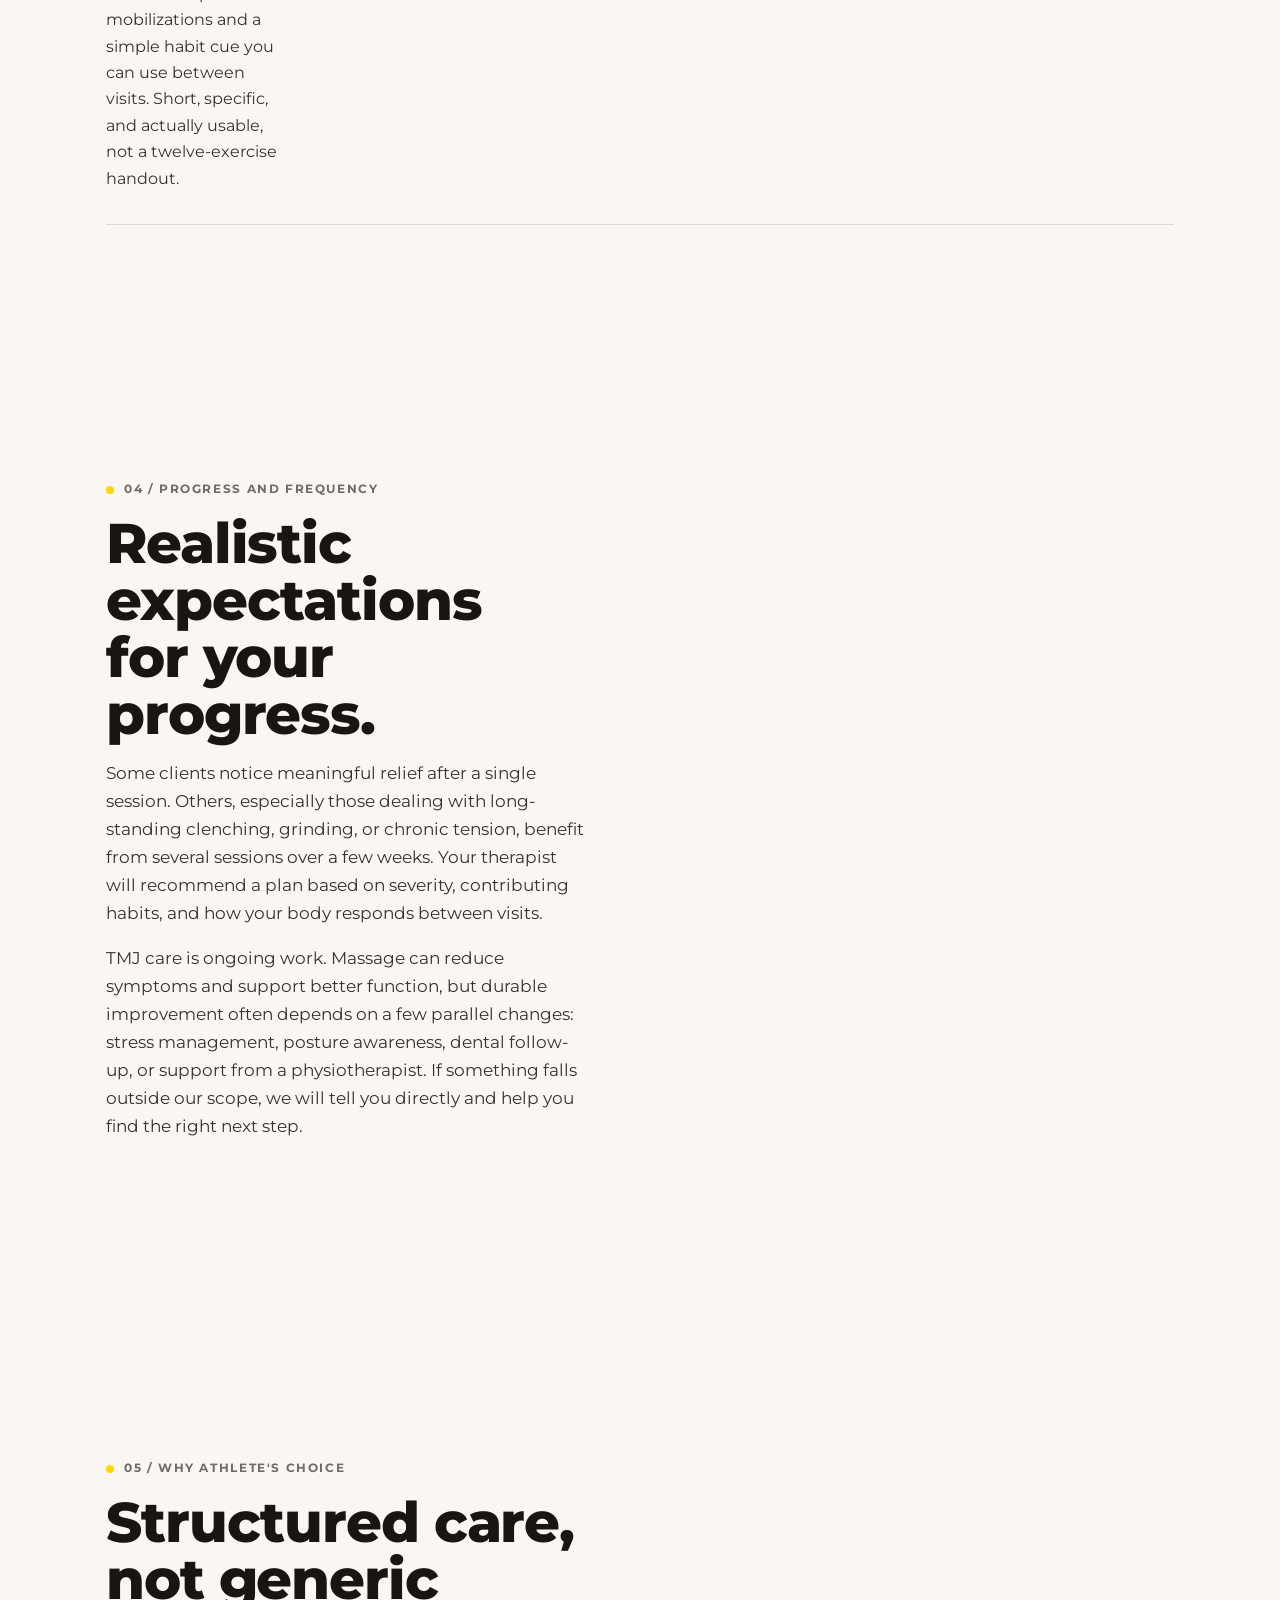
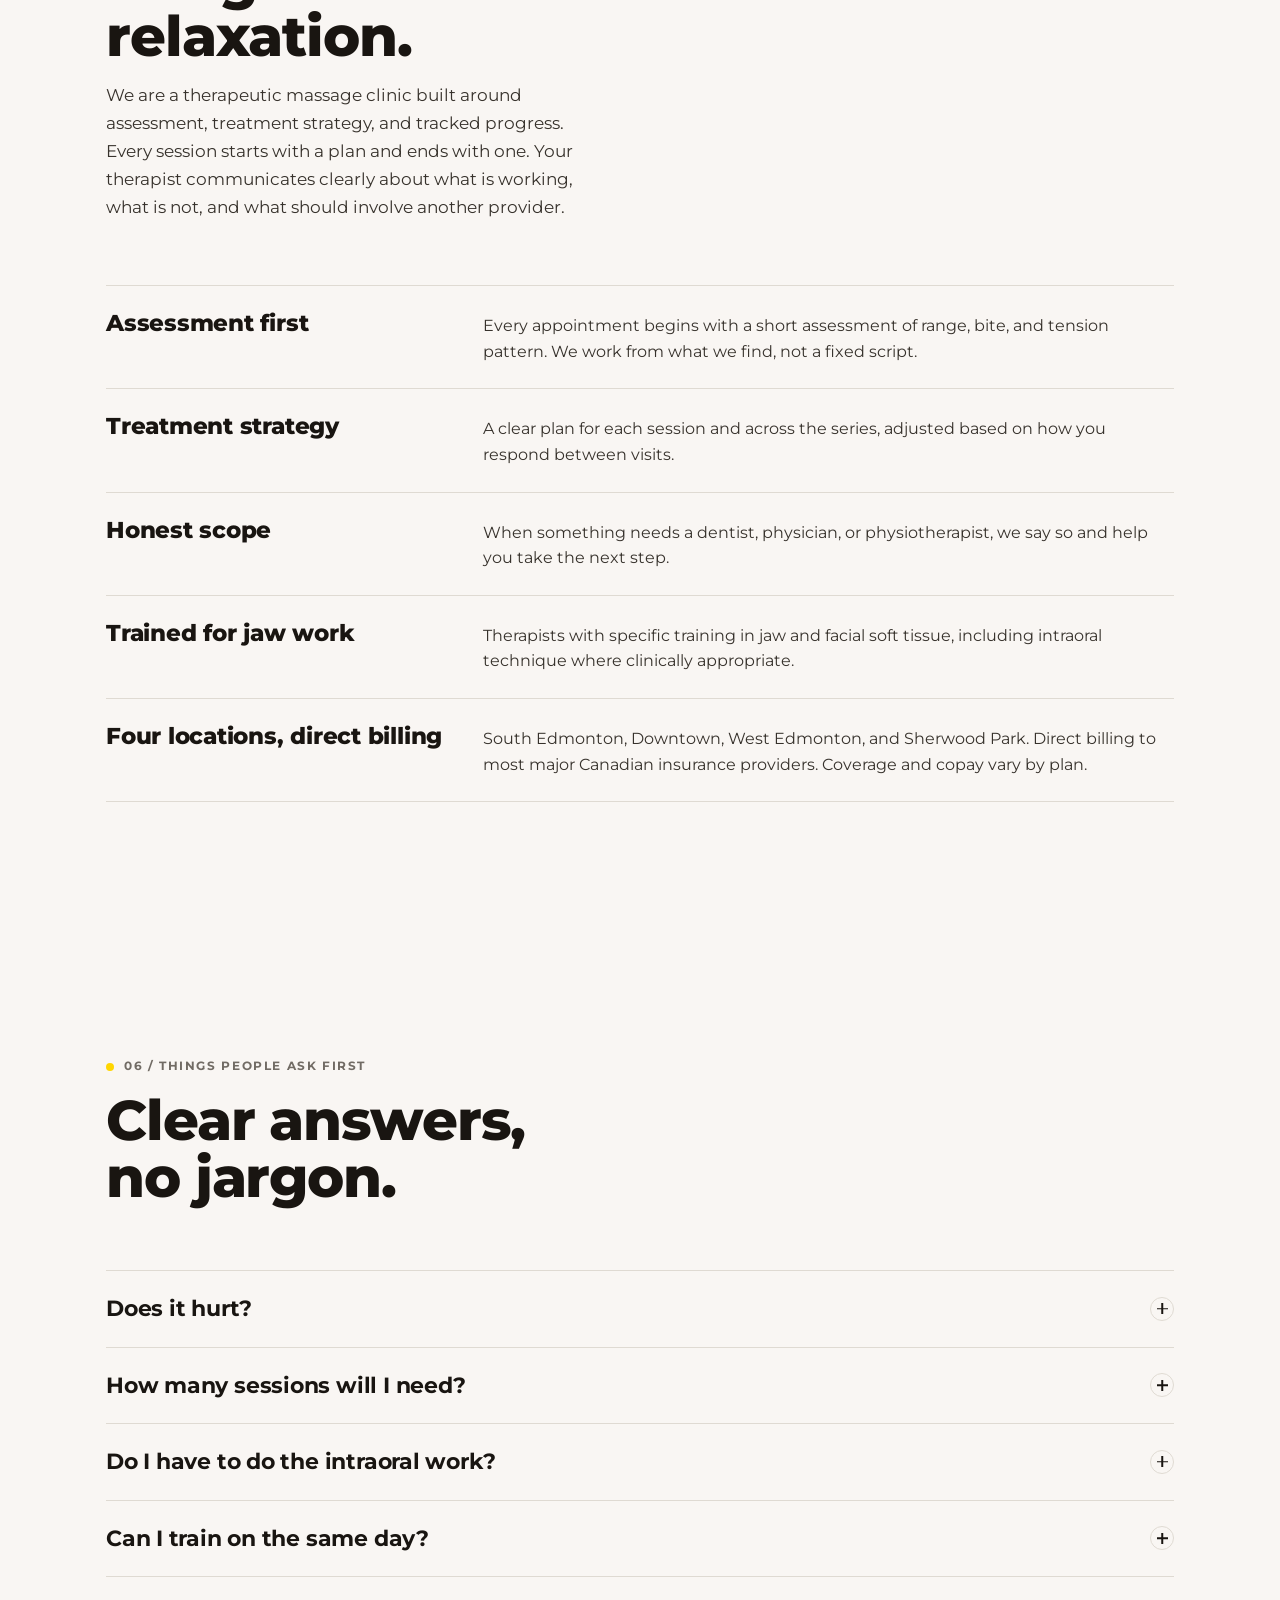
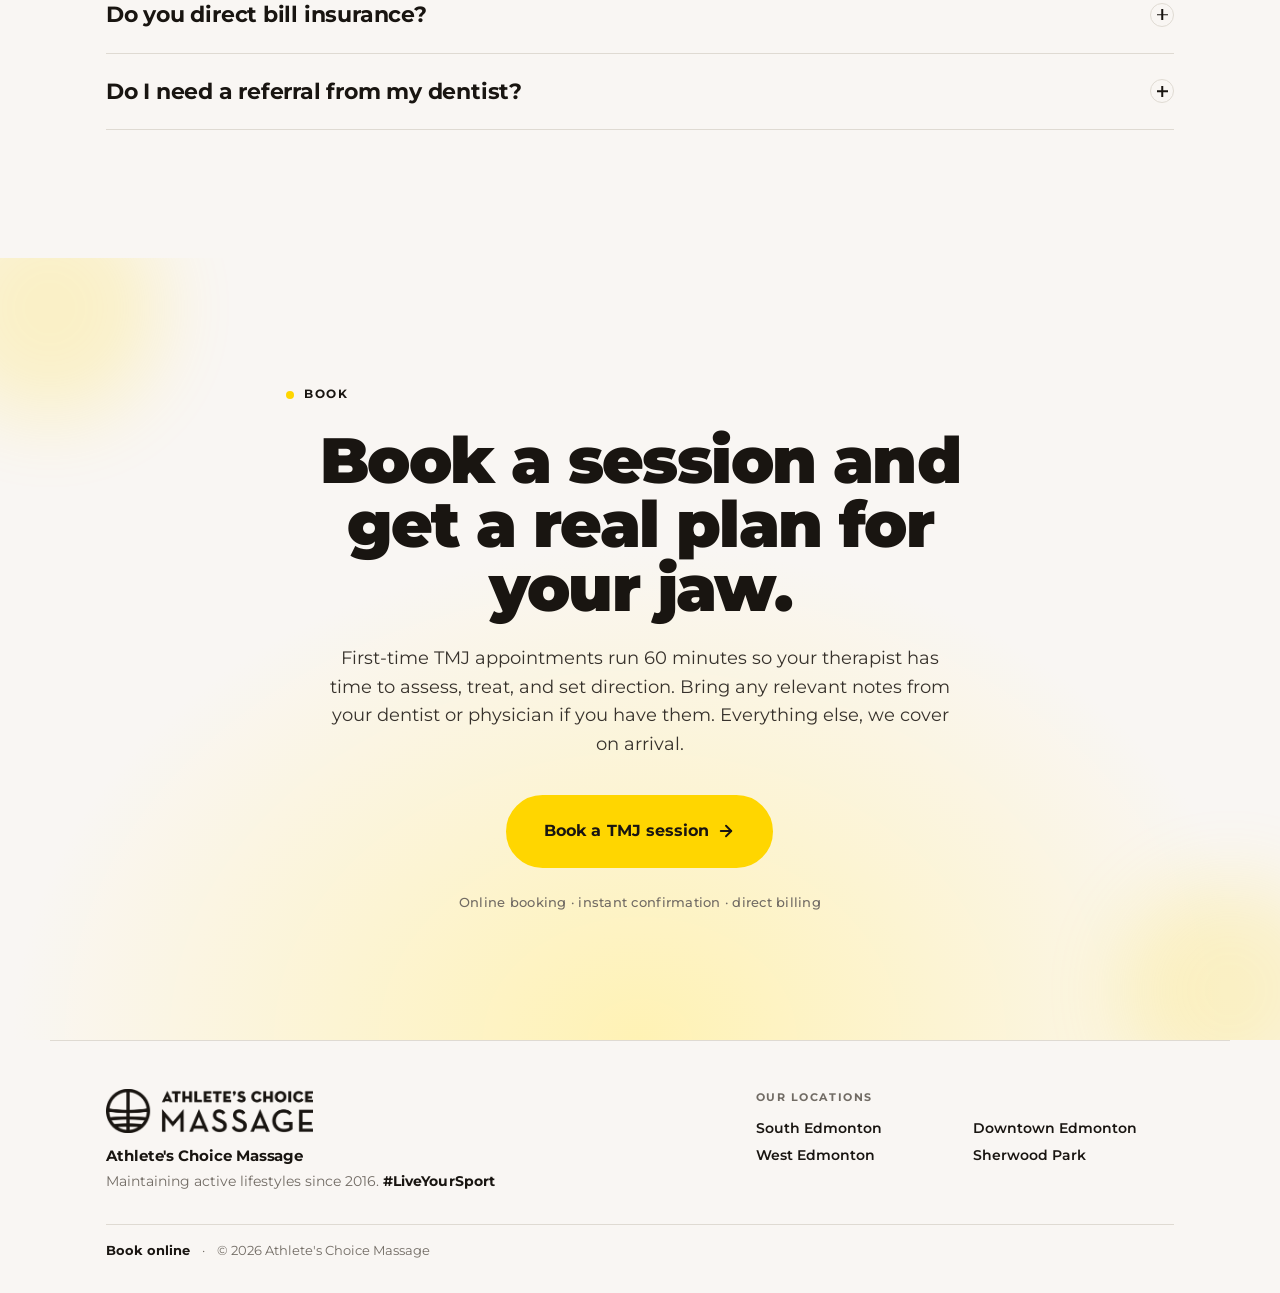
<file: tmj/index.html>
<!doctype html>
<html lang="en">
  <head>
    <meta charset="utf-8" />
    <meta name="viewport" content="width=device-width, initial-scale=1" />
    <title>TMJ &amp; Jaw Massage in Edmonton | Athletes Choice Massage</title>
    <meta name="description" content="Targeted therapeutic massage for TMJ symptoms, jaw pain, and clenching. Four Edmonton locations with structured assessment, treatment strategy, and online booking." />
    <meta name="theme-color" content="#FFD600" />

    <!-- Tracking config — read by ../script.js -->
    <meta name="variant" content="tmj" />
    <meta name="campaign" content="tmj-jaw-clenchers" />
    <meta name="page-category" content="Mh3KjJu8yr" />

    <meta property="og:title" content="TMJ &amp; Jaw Massage | Athletes Choice Massage" />
    <meta property="og:description" content="Therapy for jaw pain, clenching, and TMJ tension. Four Edmonton locations, direct billing, and online booking." />
    <meta property="og:type" content="website" />

    <link rel="preconnect" href="https://fonts.googleapis.com" />
    <link rel="preconnect" href="https://fonts.gstatic.com" crossorigin />
    <link
      rel="stylesheet"
      href="https://fonts.googleapis.com/css2?family=Montserrat:wght@400;500;600;700;800;900&display=swap"
    />
    <link rel="stylesheet" href="../brand.css" />
    <link rel="stylesheet" href="./page.css" />
  </head>

  <body>
    <a class="skip-link" href="#main">Skip to content</a>

    <header class="nav">
      <a class="brand" href="#top" aria-label="Athletes Choice Massage, home">
        <span class="brand-logo" aria-hidden="true"></span>
        <span class="visually-hidden" style="position:absolute;width:1px;height:1px;padding:0;margin:-1px;overflow:hidden;clip:rect(0,0,0,0);white-space:nowrap;border:0">Athlete's Choice Massage</span>
      </a>
      <a
        class="nav-cta"
        href="https://app.hivemanager.io/book/athleteschoicemassage?category=Mh3KjJu8yr"
      >
        <span>Book online</span>
        <svg width="14" height="14" viewBox="0 0 24 24" fill="none" stroke="currentColor" stroke-width="2.5" stroke-linecap="round" stroke-linejoin="round" aria-hidden="true"><path d="M5 12h14"/><path d="m12 5 7 7-7 7"/></svg>
      </a>
    </header>

    <main id="main">
      <a id="top"></a>

      <!-- HERO -->
      <section class="hero">
        <div class="hero-inner">
          <div class="eyebrow" data-reveal>
            <span class="eyebrow-dot" aria-hidden="true"></span>
            TMJ + Jaw Treatment · Edmonton
          </div>

          <h1 class="hero-title" data-reveal>
            Targeted therapy
            <span class="hero-emph">
              for <span class="hero-highlight">TMJ and jaw pain.</span>
            </span>
          </h1>

          <p class="lead" data-reveal>
            Jaw pain rarely starts in the jaw alone. Our therapists focus on the muscles, movement patterns, and habits driving your symptoms, with a structured plan built around your case and realistic goals for progress.
          </p>

          <div class="hero-ctas" data-reveal>
            <a
              class="btn btn-primary"
              href="https://app.hivemanager.io/book/athleteschoicemassage?category=Mh3KjJu8yr"
            >
              <span>Book a TMJ session</span>
              <svg width="16" height="16" viewBox="0 0 24 24" fill="none" stroke="currentColor" stroke-width="2.5" stroke-linecap="round" stroke-linejoin="round" aria-hidden="true"><path d="M5 12h14"/><path d="m12 5 7 7-7 7"/></svg>
            </a>
            <a class="btn btn-ghost" href="#method">How treatment works</a>
          </div>

          <ul class="hero-trust" data-reveal>
            <li>
              <span class="trust-num">4</span>
              <span class="trust-lbl">Edmonton locations</span>
            </li>
            <li>
              <span class="trust-num">60s</span>
              <span class="trust-lbl">to book online</span>
            </li>
            <li>
              <span class="trust-num">Yes</span>
              <span class="trust-lbl">direct billing</span>
            </li>
          </ul>
        </div>

        <aside class="hero-diagram">
          <figure class="plate">
            <div class="plate-frame">
              <img
                src="./assets/gray382.png"
                alt="Lateral view of the human skull showing the temporalis, the fan-shaped muscle covering the side of the head, with the masseter and mandible visible below."
                width="500"
                height="405"
                loading="eager"
                decoding="async"
              />
            </div>
            <figcaption class="plate-caption">
              <span class="plate-num">Pl. 382</span>
              Gray's Anatomy of the Human Body, 1918. Lateral view of the temporalis. Engraving by Henry Vandyke Carter. Public domain.
            </figcaption>
          </figure>
        </aside>
      </section>

      <!-- SLOGAN STRIP -->
      <div class="slogan-strip" aria-hidden="true">
        <div class="slogan-track">
          <span>Life's too short to be sore.</span>
          <span aria-hidden="true">·</span>
          <span>#LiveYourSport</span>
          <span aria-hidden="true">·</span>
          <span>Life's too short to be sore.</span>
          <span aria-hidden="true">·</span>
          <span>#LiveYourSport</span>
          <span aria-hidden="true">·</span>
          <span>Life's too short to be sore.</span>
          <span aria-hidden="true">·</span>
          <span>#LiveYourSport</span>
        </div>
      </div>

      <!-- SYMPTOMS WE COMMONLY TREAT -->
      <section class="section fit" data-track-section="symptoms">
        <div class="fit-panel">
          <div class="section-head" data-reveal>
            <div class="eyebrow">
              <span class="eyebrow-dot" aria-hidden="true"></span>
              01 / What treatment can help with
            </div>
            <h2 class="section-title">
              Common symptoms<br/>
              we see and work to reduce.
            </h2>
            <p class="section-lead" style="color: oklch(92% 0.008 75); max-width: 60ch;">
              TMJ massage is not a cure. It is targeted manual therapy that can reduce tension, ease pain, and support better jaw function as part of a broader plan. Clients typically come to us with:
            </p>
          </div>

          <ul class="checklist" data-reveal>
            <li><span class="check" aria-hidden="true"></span>Jaw pain or soreness</li>
            <li><span class="check" aria-hidden="true"></span>Jaw tightness or limited movement</li>
            <li><span class="check" aria-hidden="true"></span>Clicking or popping when opening the jaw</li>
            <li><span class="check" aria-hidden="true"></span>Clenching or grinding (bruxism)</li>
            <li><span class="check" aria-hidden="true"></span>Tension headaches</li>
            <li><span class="check" aria-hidden="true"></span>Facial tension across the temples and cheeks</li>
            <li><span class="check" aria-hidden="true"></span>Neck and upper shoulder tension tied to jaw dysfunction</li>
            <li><span class="check" aria-hidden="true"></span>Sensation of an uneven or "off" bite</li>
          </ul>
        </div>
      </section>

      <!-- WHY TMJ SYMPTOMS HAPPEN -->
      <section class="section causes" data-track-section="causes">
        <div class="section-head" data-reveal>
          <div class="eyebrow">
            <span class="eyebrow-dot" aria-hidden="true"></span>
            02 / Why it happens
          </div>
          <h2 class="section-title">
            Rarely one cause.<br/>
            Usually a pattern.
          </h2>
          <p class="section-lead">
            The jaw works inside a tight loop of muscles, joints, and daily habits. Most cases involve more than one contributor. Good treatment addresses what we can work on manually while being honest about what belongs with your dentist, physician, or daily routine.
          </p>
        </div>

        <dl class="failures" data-reveal>
          <div class="failure">
            <dt>Stress and nervous system load</dt>
            <dd>A braced jaw is often a braced body. The jaw is one of the first places tension shows up, and one of the last to let go.</dd>
          </div>
          <div class="failure">
            <dt>Posture and desk work</dt>
            <dd>Forward head position puts steady load on the neck and jaw. Hours at a screen add up quietly across a week.</dd>
          </div>
          <div class="failure">
            <dt>Daytime clenching</dt>
            <dd>Most people clench during workouts, deadlines, and focused work without noticing. What starts as a habit becomes a symptom.</dd>
          </div>
          <div class="failure">
            <dt>Nighttime grinding</dt>
            <dd>Bruxism can work the jaw for hours during sleep. A night guard protects your teeth, but does not settle the muscles driving the pressure.</dd>
          </div>
          <div class="failure">
            <dt>Dental and structural factors</dt>
            <dd>Bite alignment, recent dental work, or a night guard that needs adjusting. These often need to be sorted with your dentist in parallel with massage care.</dd>
          </div>
        </dl>
      </section>

      <!-- HOW TREATMENT WORKS -->
      <section class="section method" id="method" data-track-section="method">
        <div class="section-head" data-reveal>
          <div class="eyebrow">
            <span class="eyebrow-dot" aria-hidden="true"></span>
            03 / How treatment works
          </div>
          <h2 class="section-title">
            A structured session,<br/>
            built around your case.
          </h2>
          <p class="section-lead">
            Every appointment starts with a short assessment. From there, your therapist works through a sequence tailored to your presentation. Pressure is firm, specific, and always calibrated to your tolerance.
          </p>
        </div>

        <ol class="method-steps" data-reveal>
          <li class="step">
            <div class="step-meta">
              <span class="step-num">Step 01</span>
              <span class="step-time">~5 min</span>
            </div>
            <h3 class="step-title">Assessment</h3>
            <p class="step-desc">
              Range of motion, bite pattern, and where your tension chain begins. We map which muscles are working hardest and what habits or factors may be contributing.
            </p>
          </li>

          <li class="step">
            <div class="step-meta">
              <span class="step-num">Step 02</span>
              <span class="step-time">~15 min</span>
            </div>
            <h3 class="step-title">Neck and shoulder release</h3>
            <p class="step-desc">
              Targeted work on the suboccipitals, upper trapezius, SCM, and scalenes. The jaw rarely holds tension on its own, so we work the surrounding chain first so the jaw work has a chance to hold.
            </p>
          </li>

          <li class="step">
            <div class="step-meta">
              <span class="step-num">Step 03</span>
              <span class="step-time">~15 min</span>
            </div>
            <h3 class="step-title">External jaw work</h3>
            <p class="step-desc">
              Manual therapy on the temporalis and masseter, the muscles most commonly involved in tension headaches and jaw fatigue. Slow, specific pressure, not surface rubbing. You may feel referred sensation into the ear, teeth, or temple. That is common and expected.
            </p>
          </li>

          <li class="step">
            <div class="step-meta">
              <span class="step-num">Step 04</span>
              <span class="step-time">~10 min</span>
            </div>
            <h3 class="step-title">Intraoral work <span class="optional">(when appropriate, always optional)</span></h3>
            <p class="step-desc">
              In some cases, intraoral work gives access to deeper jaw muscles that cannot be reached from the outside. It is offered only when clinically appropriate, only with your informed consent, and only by a therapist trained in the technique. Gloves are worn throughout. You are briefed before anything begins, and you can pause or stop at any time. If you prefer to skip it, external therapy remains a complete option.
            </p>
          </li>

          <li class="step">
            <div class="step-meta">
              <span class="step-num">Step 05</span>
              <span class="step-time">~5 min</span>
            </div>
            <h3 class="step-title">Home plan</h3>
            <p class="step-desc">
              One or two practical mobilizations and a simple habit cue you can use between visits. Short, specific, and actually usable, not a twelve-exercise handout.
            </p>
          </li>
        </ol>
      </section>

      <!-- WHAT TO EXPECT -->
      <section class="section expectations" data-track-section="expectations">
        <div class="section-head" data-reveal>
          <div class="eyebrow">
            <span class="eyebrow-dot" aria-hidden="true"></span>
            04 / Progress and frequency
          </div>
          <h2 class="section-title">
            Realistic expectations<br/>
            for your progress.
          </h2>
          <p class="section-lead">
            Some clients notice meaningful relief after a single session. Others, especially those dealing with long-standing clenching, grinding, or chronic tension, benefit from several sessions over a few weeks. Your therapist will recommend a plan based on severity, contributing habits, and how your body responds between visits.
          </p>
          <p class="section-lead">
            TMJ care is ongoing work. Massage can reduce symptoms and support better function, but durable improvement often depends on a few parallel changes: stress management, posture awareness, dental follow-up, or support from a physiotherapist. If something falls outside our scope, we will tell you directly and help you find the right next step.
          </p>
        </div>
      </section>

      <!-- WHY ATHLETE'S CHOICE -->
      <section class="section whyacm" data-track-section="why-acm">
        <div class="section-head" data-reveal>
          <div class="eyebrow">
            <span class="eyebrow-dot" aria-hidden="true"></span>
            05 / Why Athlete's Choice
          </div>
          <h2 class="section-title">
            Structured care,<br/>
            not generic relaxation.
          </h2>
          <p class="section-lead">
            We are a therapeutic massage clinic built around assessment, treatment strategy, and tracked progress. Every session starts with a plan and ends with one. Your therapist communicates clearly about what is working, what is not, and what should involve another provider.
          </p>
        </div>

        <dl class="failures" data-reveal>
          <div class="failure">
            <dt>Assessment first</dt>
            <dd>Every appointment begins with a short assessment of range, bite, and tension pattern. We work from what we find, not a fixed script.</dd>
          </div>
          <div class="failure">
            <dt>Treatment strategy</dt>
            <dd>A clear plan for each session and across the series, adjusted based on how you respond between visits.</dd>
          </div>
          <div class="failure">
            <dt>Honest scope</dt>
            <dd>When something needs a dentist, physician, or physiotherapist, we say so and help you take the next step.</dd>
          </div>
          <div class="failure">
            <dt>Trained for jaw work</dt>
            <dd>Therapists with specific training in jaw and facial soft tissue, including intraoral technique where clinically appropriate.</dd>
          </div>
          <div class="failure">
            <dt>Four locations, direct billing</dt>
            <dd>South Edmonton, Downtown, West Edmonton, and Sherwood Park. Direct billing to most major Canadian insurance providers. Coverage and copay vary by plan.</dd>
          </div>
        </dl>
      </section>

      <!-- FAQ -->
      <section class="section faq" data-track-section="faq">
        <div class="section-head" data-reveal>
          <div class="eyebrow">
            <span class="eyebrow-dot" aria-hidden="true"></span>
            06 / Things people ask first
          </div>
          <h2 class="section-title">Clear answers, no jargon.</h2>
        </div>

        <div class="faq-list" data-reveal>
          <details class="faq-item">
            <summary>
              <span>Does it hurt?</span>
              <span class="faq-icon" aria-hidden="true"></span>
            </summary>
            <div class="faq-body">
              <p>Pressure is firm and direct, but always calibrated to your tolerance. You will know what is coming before it happens, and your therapist stays below the threshold where the body starts to guard.</p>
            </div>
          </details>

          <details class="faq-item">
            <summary>
              <span>How many sessions will I need?</span>
              <span class="faq-icon" aria-hidden="true"></span>
            </summary>
            <div class="faq-body">
              <p>It depends on severity and contributing habits. Some clients feel a meaningful difference after one session. Others benefit from several over a few weeks to see durable change. Your therapist will recommend a plan based on what we find during assessment.</p>
            </div>
          </details>

          <details class="faq-item">
            <summary>
              <span>Do I have to do the intraoral work?</span>
              <span class="faq-icon" aria-hidden="true"></span>
            </summary>
            <div class="faq-body">
              <p>No. Intraoral work is offered only when clinically appropriate and only with your informed consent. Gloves are worn throughout and you can stop at any time. Many clients start without it and revisit the option later. External therapy alone is effective for most cases.</p>
            </div>
          </details>

          <details class="faq-item">
            <summary>
              <span>Can I train on the same day?</span>
              <span class="faq-icon" aria-hidden="true"></span>
            </summary>
            <div class="faq-body">
              <p>Yes, at lighter intensity. Your muscles are in recovery mode for roughly 12 to 24 hours after a session. Save heavy training for the following day.</p>
            </div>
          </details>

          <details class="faq-item">
            <summary>
              <span>Do you direct bill insurance?</span>
              <span class="faq-icon" aria-hidden="true"></span>
            </summary>
            <div class="faq-body">
              <p>Yes. All four locations direct bill most major Canadian insurance providers. Coverage and copay vary by plan, so check with your insurer for the specifics of your benefits.</p>
            </div>
          </details>

          <details class="faq-item">
            <summary>
              <span>Do I need a referral from my dentist?</span>
              <span class="faq-icon" aria-hidden="true"></span>
            </summary>
            <div class="faq-body">
              <p>No referral is required. If you have been fitted for a night guard or formally assessed for TMD, bringing that context helps your therapist shape the plan.</p>
            </div>
          </details>
        </div>
      </section>

      <!-- CLOSING CTA -->
      <section class="section cta-final" id="book" data-track-section="cta-final">
        <div class="cta-final-inner" data-reveal>
          <div class="eyebrow eyebrow-on-accent">
            <span class="eyebrow-dot" aria-hidden="true"></span>
            Book
          </div>
          <h2 class="cta-title">
            Book a session and<br/>
            get a real plan for your jaw.
          </h2>
          <p class="lead" style="max-width: 52ch; text-align: center;">
            First-time TMJ appointments run 60 minutes so your therapist has time to assess, treat, and set direction. Bring any relevant notes from your dentist or physician if you have them. Everything else, we cover on arrival.
          </p>
          <a
            class="btn btn-primary btn-xl"
            href="https://app.hivemanager.io/book/athleteschoicemassage?category=Mh3KjJu8yr"
          >
            <span>Book a TMJ session</span>
            <svg width="18" height="18" viewBox="0 0 24 24" fill="none" stroke="currentColor" stroke-width="2.5" stroke-linecap="round" stroke-linejoin="round" aria-hidden="true"><path d="M5 12h14"/><path d="m12 5 7 7-7 7"/></svg>
          </a>
          <p class="cta-fine">Online booking · instant confirmation · direct billing</p>
        </div>
      </section>

      <footer class="footer">
        <div class="footer-top">
          <div class="footer-brand">
            <span class="brand-logo brand-logo-lg" aria-hidden="true"></span>
            <div class="footer-words">
              <strong>Athlete's Choice Massage</strong>
              <span>Maintaining active lifestyles since 2016. <span class="hashtag">#LiveYourSport</span></span>
            </div>
          </div>
          <div class="footer-locations">
            <span class="footer-loc-head">Our locations</span>
            <ul>
              <li>South Edmonton</li>
              <li>Downtown Edmonton</li>
              <li>West Edmonton</li>
              <li>Sherwood Park</li>
            </ul>
          </div>
        </div>
        <div class="footer-bot">
          <a href="https://app.hivemanager.io/book/athleteschoicemassage?category=Mh3KjJu8yr">Book online</a>
          <span aria-hidden="true">·</span>
          <span>© <span id="year">2026</span> Athlete's Choice Massage</span>
        </div>
      </footer>
    </main>

    <!-- Floating mobile book pill -->
    <a
      class="float-cta"
      href="https://app.hivemanager.io/book/athleteschoicemassage?category=Mh3KjJu8yr"
      aria-label="Book a TMJ session"
    >
      <span>Book a session</span>
      <svg width="16" height="16" viewBox="0 0 24 24" fill="none" stroke="currentColor" stroke-width="2.5" stroke-linecap="round" stroke-linejoin="round" aria-hidden="true"><path d="M5 12h14"/><path d="m12 5 7 7-7 7"/></svg>
    </a>

    <script src="../script.js" defer></script>
  </body>
</html>
</file>
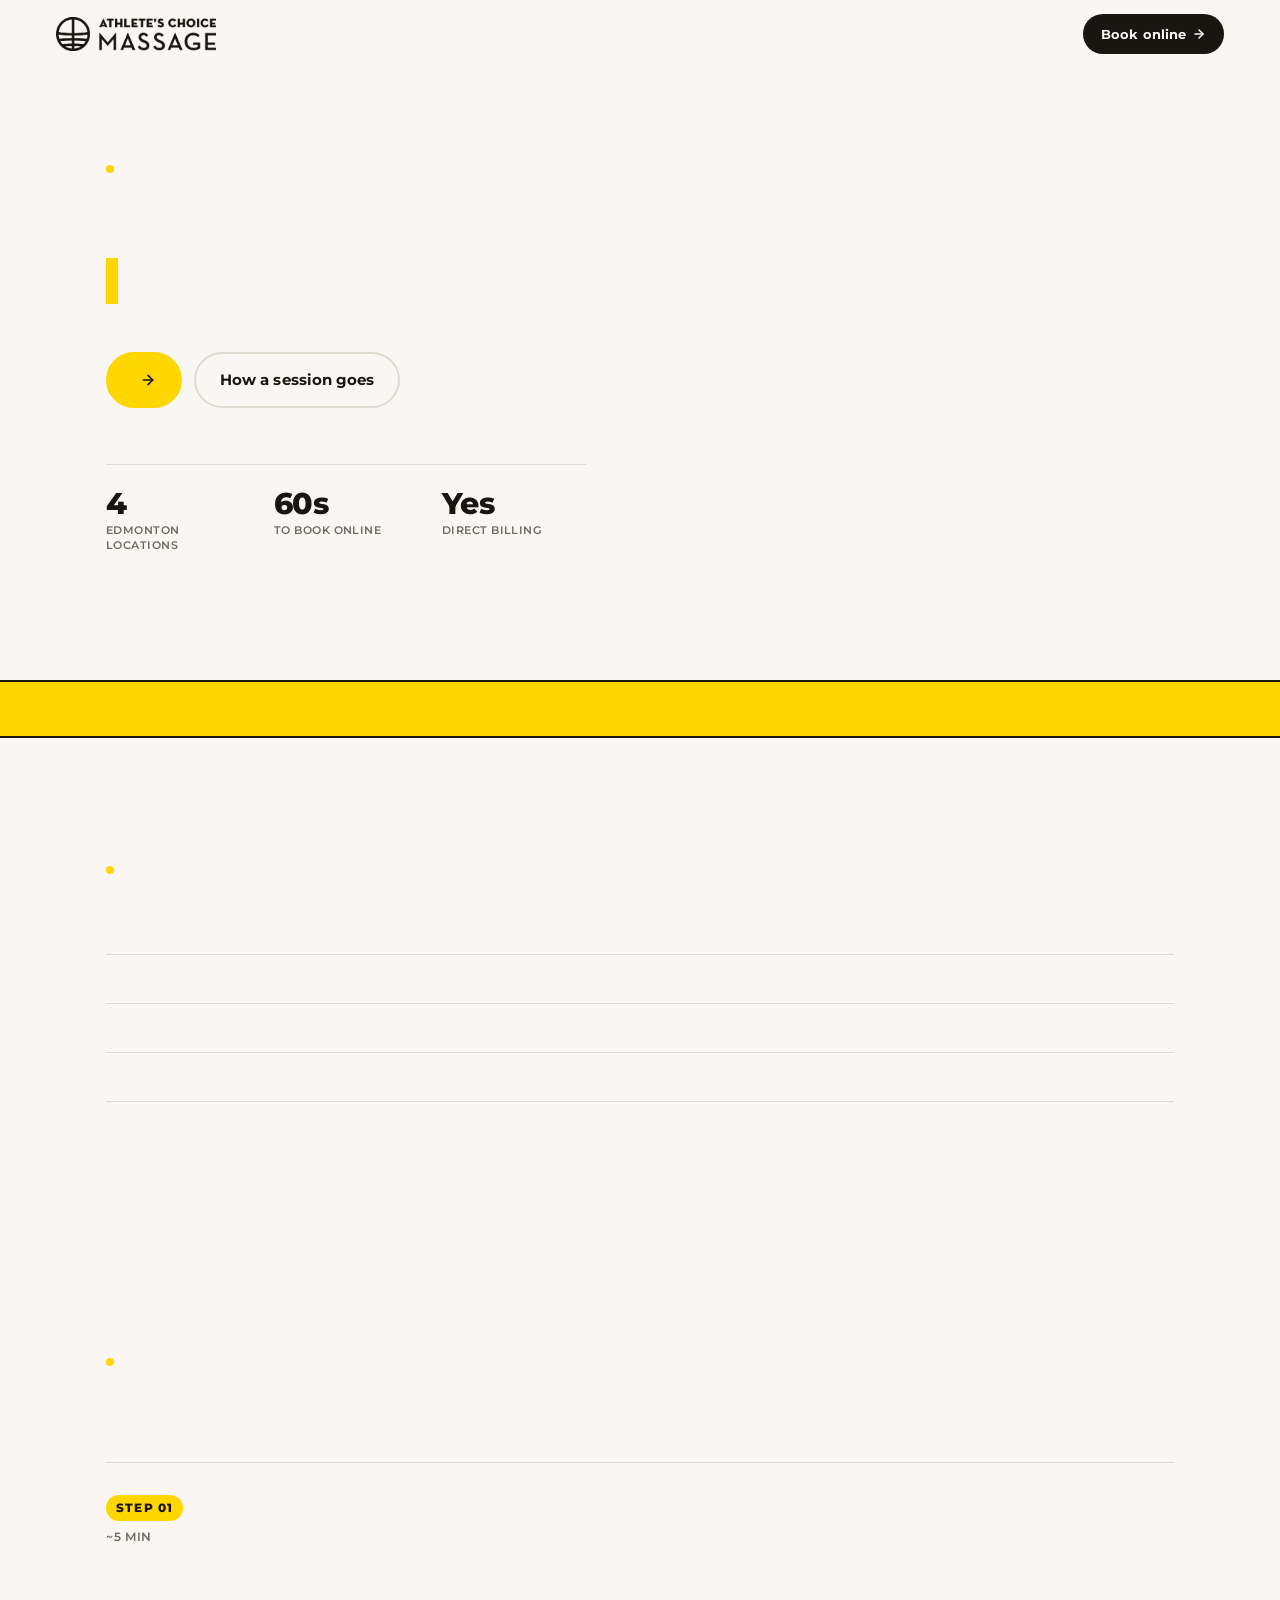
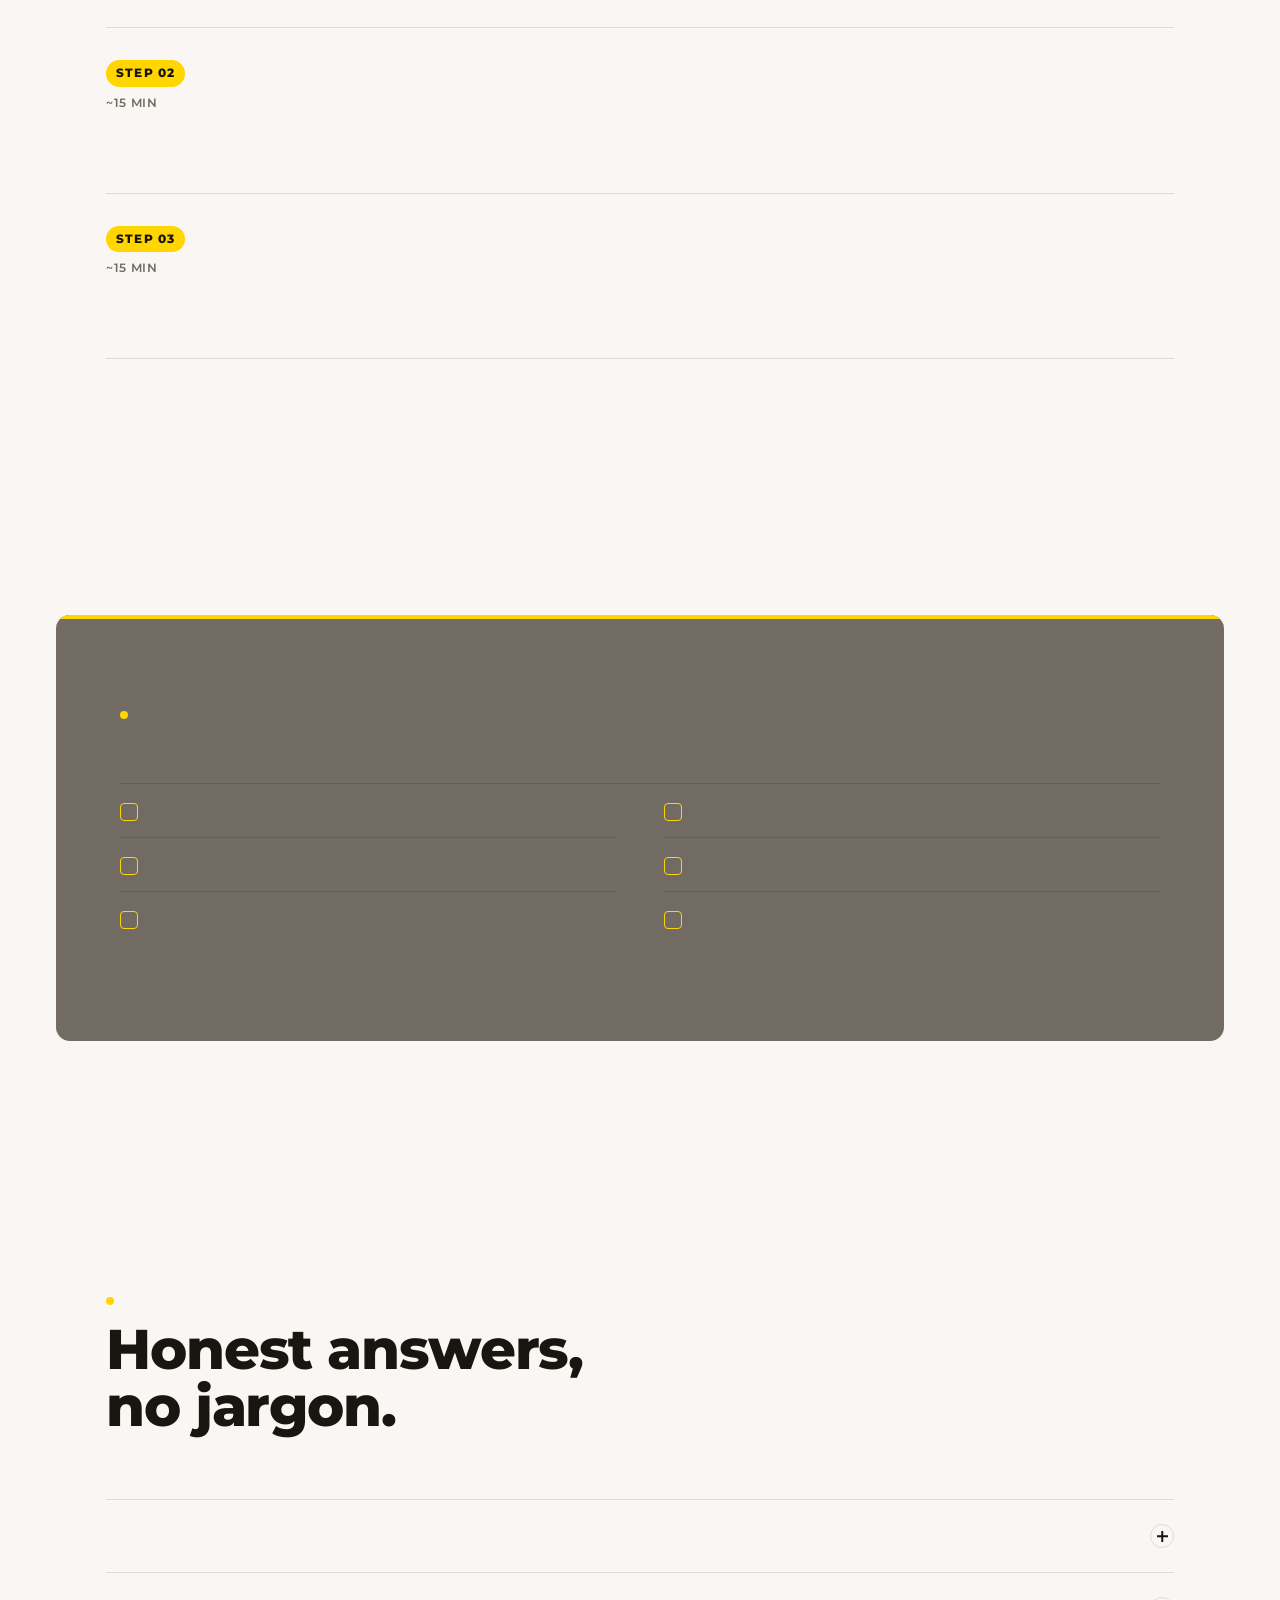
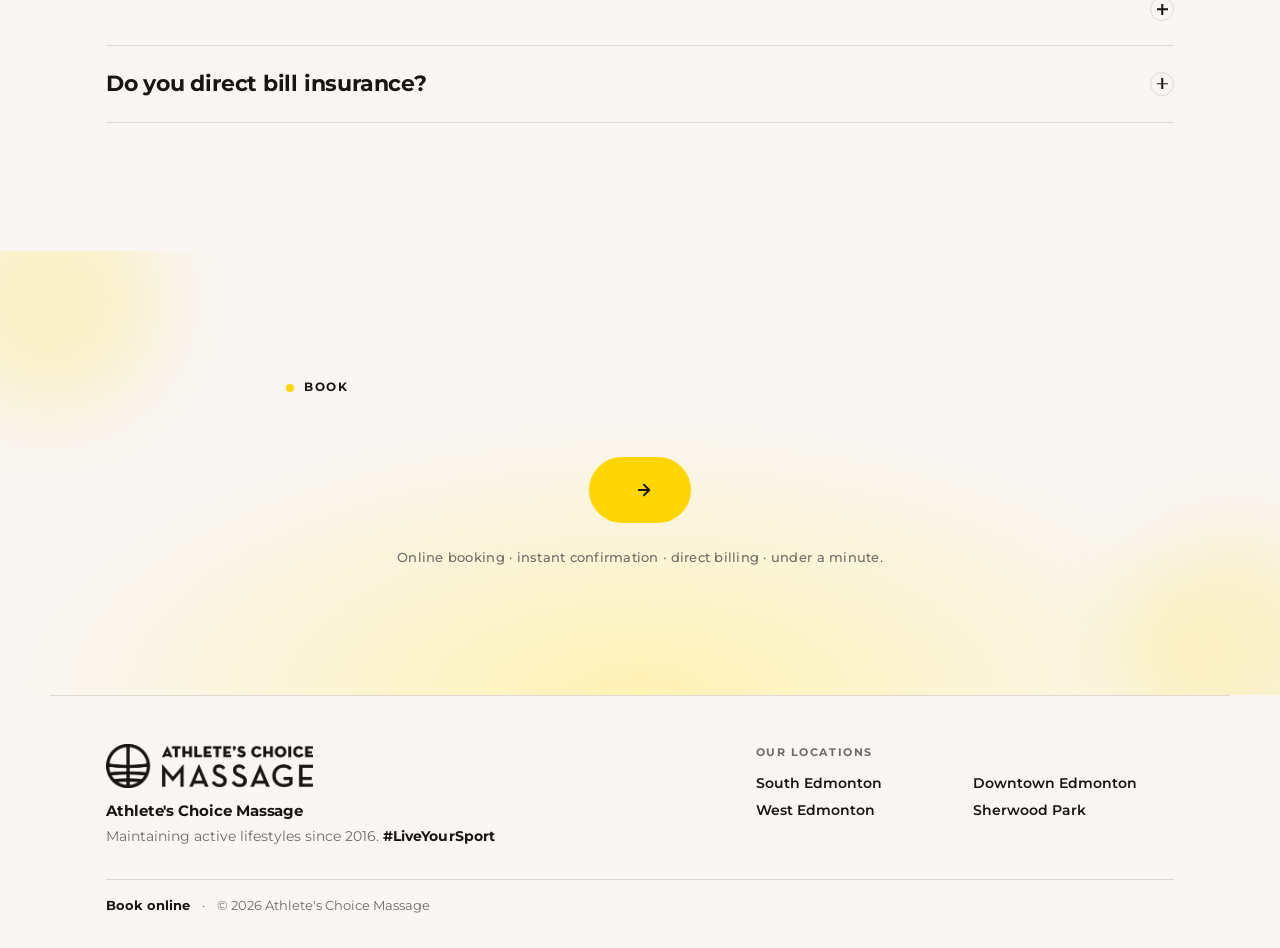
<file: template/_starter.html>
<!doctype html>
<!--
  STARTER — copy this file to /<variant>/index.html (same depth as /tmj/).
  Relative paths (../brand.css, ../script.js, ../assets/…) resolve correctly
  from either location, so no path edits are needed. Then:
    1. Fill in every TODO.
    2. Delete any BLOCK you aren't using.
    3. If you need page-specific styles, create /<variant>/page.css,
       add <link rel="stylesheet" href="./page.css" /> after brand.css,
       and move the --brand-logo-url :root rule from the inline <style>
       block into page.css.
  See ./BLOCKS.md for the full block catalogue.
-->
<html lang="en">
  <head>
    <meta charset="utf-8" />
    <meta name="viewport" content="width=device-width, initial-scale=1" />
    <title><!-- TODO: page title --> — Athletes Choice Massage</title>
    <meta name="description" content="<!-- TODO: 1-sentence meta description -->" />
    <meta name="theme-color" content="#FFD600" />

    <!-- Tracking config — read by ../script.js.
         variant:       unique kebab-case slug for this page (matches dir name)
         campaign:      stable name across variant iterations of the same hypothesis
         page-category: optional Hivemanager category id appended to booking URL -->
    <meta name="variant" content="<!-- TODO: variant-slug -->" />
    <meta name="campaign" content="<!-- TODO: campaign-name -->" />
    <meta name="page-category" content="<!-- TODO: hivemanager category id, or leave empty -->" />

    <meta property="og:title" content="<!-- TODO: OG title -->" />
    <meta property="og:description" content="<!-- TODO: OG description -->" />
    <meta property="og:type" content="website" />

    <link rel="preconnect" href="https://fonts.googleapis.com" />
    <link rel="preconnect" href="https://fonts.gstatic.com" crossorigin />
    <link
      rel="stylesheet"
      href="https://fonts.googleapis.com/css2?family=Montserrat:wght@400;500;600;700;800;900&display=swap"
    />
    <link rel="stylesheet" href="../brand.css" />
    <!-- Optional: create /<variant>/page.css for page-specific blocks.
         Must set --brand-logo-url inside :root, e.g.:
           :root { --brand-logo-url: url("../assets/athletes_choice_rgb-3-copy.webp"); }
    -->
    <style>
      :root {
        --brand-logo-url: url("../assets/athletes_choice_rgb-3-copy.webp");
      }
    </style>
  </head>

  <body>
    <a class="skip-link" href="#main">Skip to content</a>

    <!-- BLOCK: nav — sticky top nav with logo (left) + book CTA (right). Keep. -->
    <header class="nav">
      <a class="brand" href="#top" aria-label="Athletes Choice Massage — home">
        <span class="brand-logo" aria-hidden="true"></span>
      </a>
      <a
        class="nav-cta"
        href="https://app.hivemanager.io/book/athleteschoicemassage"
      >
        <span>Book online</span>
        <svg width="14" height="14" viewBox="0 0 24 24" fill="none" stroke="currentColor" stroke-width="2.5" stroke-linecap="round" stroke-linejoin="round" aria-hidden="true"><path d="M5 12h14"/><path d="m12 5 7 7-7 7"/></svg>
      </a>
    </header>

    <main id="main">
      <a id="top"></a>

      <!-- BLOCK: hero — eyebrow + title + lead + CTAs + trust badges. Optional aside (image, diagram). Keep. -->
      <section class="hero">
        <div class="hero-inner">
          <div class="eyebrow" data-reveal>
            <span class="eyebrow-dot" aria-hidden="true"></span>
            <!-- TODO: eyebrow label (e.g. "Back Pain Massage · Edmonton") -->
          </div>

          <h1 class="hero-title" data-reveal>
            <!-- TODO: hero line 1 -->
            <span class="hero-emph">
              <span class="hero-highlight"><!-- TODO: highlighted phrase --></span>
            </span>
          </h1>

          <p class="lead" data-reveal>
            <!-- TODO: 2–3 sentence lead. End with what makes us different and an implicit promise. -->
          </p>

          <div class="hero-ctas" data-reveal>
            <a
              class="btn btn-primary"
              href="https://app.hivemanager.io/book/athleteschoicemassage"
            >
              <span><!-- TODO: primary CTA label --></span>
              <svg width="16" height="16" viewBox="0 0 24 24" fill="none" stroke="currentColor" stroke-width="2.5" stroke-linecap="round" stroke-linejoin="round" aria-hidden="true"><path d="M5 12h14"/><path d="m12 5 7 7-7 7"/></svg>
            </a>
            <a class="btn btn-ghost" href="#method">How a session goes</a>
          </div>

          <ul class="hero-trust" data-reveal>
            <li>
              <span class="trust-num">4</span>
              <span class="trust-lbl">Edmonton locations</span>
            </li>
            <li>
              <span class="trust-num">60s</span>
              <span class="trust-lbl">to book online</span>
            </li>
            <li>
              <span class="trust-num">Yes</span>
              <span class="trust-lbl">direct billing</span>
            </li>
          </ul>
        </div>

        <!-- OPTIONAL: hero aside for an image, diagram, or figure. Delete if unused. -->
        <aside class="hero-diagram">
          <!-- TODO: replace with your image/figure or delete the <aside>. -->
        </aside>
      </section>

      <!-- BLOCK: slogan-strip — marquee of brand slogans. Keep. -->
      <div class="slogan-strip" aria-hidden="true">
        <div class="slogan-track">
          <span>Life's too short to be sore.</span>
          <span aria-hidden="true">·</span>
          <span>#LiveYourSport</span>
          <span aria-hidden="true">·</span>
          <span>Life's too short to be sore.</span>
          <span aria-hidden="true">·</span>
          <span>#LiveYourSport</span>
          <span aria-hidden="true">·</span>
          <span>Life's too short to be sore.</span>
          <span aria-hidden="true">·</span>
          <span>#LiveYourSport</span>
        </div>
      </div>

      <!-- BLOCK: section-head — eyebrow + title + optional lead. Use at the top of every content section. -->
      <!-- BLOCK: failures-dl — "why your usual fixes aren't holding" editorial list.
           Edit copy; delete the whole section if the angle doesn't fit. -->
      <section class="section whyfail" data-track-section="whyfail">
        <div class="section-head" data-reveal>
          <div class="eyebrow">
            <span class="eyebrow-dot" aria-hidden="true"></span>
            <!-- TODO: "01 / …" section label -->
          </div>
          <h2 class="section-title">
            <!-- TODO: why-fixes-fail title -->
          </h2>
        </div>

        <dl class="failures" data-reveal>
          <div class="failure">
            <dt><!-- TODO: fix name --></dt>
            <dd><!-- TODO: why it only gets you partway --></dd>
          </div>
          <div class="failure">
            <dt><!-- TODO --></dt>
            <dd><!-- TODO --></dd>
          </div>
          <div class="failure">
            <dt><!-- TODO --></dt>
            <dd><!-- TODO --></dd>
          </div>
        </dl>
      </section>

      <!-- BLOCK: method-steps — numbered walkthrough of a session.
           Typically 4–5 steps. Each step has meta (num + time), title, description. -->
      <section class="section method" id="method" data-track-section="method">
        <div class="section-head" data-reveal>
          <div class="eyebrow">
            <span class="eyebrow-dot" aria-hidden="true"></span>
            <!-- TODO: "02 / How a session goes" -->
          </div>
          <h2 class="section-title">
            <!-- TODO: method title -->
          </h2>
          <p class="section-lead">
            <!-- TODO: one paragraph setting up what's unique about the sequence. -->
          </p>
        </div>

        <ol class="method-steps" data-reveal>
          <li class="step">
            <div class="step-meta">
              <span class="step-num">Step 01</span>
              <span class="step-time">~5 min</span>
            </div>
            <h3 class="step-title"><!-- TODO: step title --></h3>
            <p class="step-desc">
              <!-- TODO: step description -->
            </p>
          </li>

          <li class="step">
            <div class="step-meta">
              <span class="step-num">Step 02</span>
              <span class="step-time">~15 min</span>
            </div>
            <h3 class="step-title"><!-- TODO --></h3>
            <p class="step-desc">
              <!-- TODO -->
            </p>
          </li>

          <li class="step">
            <div class="step-meta">
              <span class="step-num">Step 03</span>
              <span class="step-time">~15 min</span>
            </div>
            <h3 class="step-title"><!-- TODO --></h3>
            <p class="step-desc">
              <!-- TODO -->
            </p>
          </li>
        </ol>
      </section>

      <!-- BLOCK: fit-checklist — dark flint panel with a two-column checklist.
           Emphasis section for "is this you?" self-identification. -->
      <section class="section fit" data-track-section="fit">
        <div class="fit-panel">
          <div class="section-head" data-reveal>
            <div class="eyebrow">
              <span class="eyebrow-dot" aria-hidden="true"></span>
              <!-- TODO: "03 / Is this you?" -->
            </div>
            <h2 class="section-title">
              <!-- TODO: fit prompt title -->
            </h2>
          </div>

          <ul class="checklist" data-reveal>
            <li><span class="check" aria-hidden="true"></span><!-- TODO: symptom line --></li>
            <li><span class="check" aria-hidden="true"></span><!-- TODO --></li>
            <li><span class="check" aria-hidden="true"></span><!-- TODO --></li>
            <li><span class="check" aria-hidden="true"></span><!-- TODO --></li>
            <li><span class="check" aria-hidden="true"></span><!-- TODO --></li>
            <li><span class="check" aria-hidden="true"></span><!-- TODO --></li>
          </ul>
        </div>
      </section>

      <!-- BLOCK: faq-details — <details>/<summary> Q&A list. Keep. -->
      <section class="section faq" data-track-section="faq">
        <div class="section-head" data-reveal>
          <div class="eyebrow">
            <span class="eyebrow-dot" aria-hidden="true"></span>
            <!-- TODO: "04 / Things people ask first" -->
          </div>
          <h2 class="section-title">Honest answers, no jargon.</h2>
        </div>

        <div class="faq-list" data-reveal>
          <details class="faq-item">
            <summary>
              <span><!-- TODO: question --></span>
              <span class="faq-icon" aria-hidden="true"></span>
            </summary>
            <div class="faq-body">
              <p><!-- TODO: answer --></p>
            </div>
          </details>

          <details class="faq-item">
            <summary>
              <span><!-- TODO: question --></span>
              <span class="faq-icon" aria-hidden="true"></span>
            </summary>
            <div class="faq-body">
              <p><!-- TODO: answer --></p>
            </div>
          </details>

          <details class="faq-item">
            <summary>
              <span>Do you direct bill insurance?</span>
              <span class="faq-icon" aria-hidden="true"></span>
            </summary>
            <div class="faq-body">
              <p>Yes — we direct bill most major Canadian insurance providers at all four locations. If you have massage therapy coverage, you'll usually pay only the difference (or nothing at all) at the end of your session.</p>
            </div>
          </details>
        </div>
      </section>

      <!-- BLOCK: cta-final — centred closing CTA with yellow-tinted background. Keep. -->
      <section class="section cta-final" id="book" data-track-section="cta-final">
        <div class="cta-final-inner" data-reveal>
          <div class="eyebrow eyebrow-on-accent">
            <span class="eyebrow-dot" aria-hidden="true"></span>
            Book
          </div>
          <h2 class="cta-title">
            <!-- TODO: closing CTA headline -->
          </h2>
          <a
            class="btn btn-primary btn-xl"
            href="https://app.hivemanager.io/book/athleteschoicemassage"
          >
            <span><!-- TODO: CTA label --></span>
            <svg width="18" height="18" viewBox="0 0 24 24" fill="none" stroke="currentColor" stroke-width="2.5" stroke-linecap="round" stroke-linejoin="round" aria-hidden="true"><path d="M5 12h14"/><path d="m12 5 7 7-7 7"/></svg>
          </a>
          <p class="cta-fine">Online booking · instant confirmation · direct billing · under a minute.</p>
        </div>
      </section>

      <!-- BLOCK: footer — brand mark, locations, copyright. Keep unchanged for every variant. -->
      <footer class="footer">
        <div class="footer-top">
          <div class="footer-brand">
            <span class="brand-logo brand-logo-lg" aria-hidden="true"></span>
            <div class="footer-words">
              <strong>Athlete's Choice Massage</strong>
              <span>Maintaining active lifestyles since 2016. <span class="hashtag">#LiveYourSport</span></span>
            </div>
          </div>
          <div class="footer-locations">
            <span class="footer-loc-head">Our locations</span>
            <ul>
              <li>South Edmonton</li>
              <li>Downtown Edmonton</li>
              <li>West Edmonton</li>
              <li>Sherwood Park</li>
            </ul>
          </div>
        </div>
        <div class="footer-bot">
          <a href="https://app.hivemanager.io/book/athleteschoicemassage">Book online</a>
          <span aria-hidden="true">·</span>
          <span>© <span id="year">2026</span> Athlete's Choice Massage</span>
        </div>
      </footer>
    </main>

    <!-- BLOCK: float-cta — mobile-only floating book pill. Keep. -->
    <a
      class="float-cta"
      href="https://app.hivemanager.io/book/athleteschoicemassage"
      aria-label="Book a session"
    >
      <span>Book a session</span>
      <svg width="16" height="16" viewBox="0 0 24 24" fill="none" stroke="currentColor" stroke-width="2.5" stroke-linecap="round" stroke-linejoin="round" aria-hidden="true"><path d="M5 12h14"/><path d="m12 5 7 7-7 7"/></svg>
    </a>

    <script src="../script.js" defer></script>
  </body>
</html>
</file>
<file: brand.css>
/* ============================================================
   Athlete's Choice Massage — brand system (shared across pages)
   Vivid Yellow #FFD600 + Flint #716B64 + Montserrat.
   Voice: trusted coach, empowering, not spa.
   Page-specific styles live alongside each page (e.g. tmj/page.css).
   ============================================================ */

/* ------------------ Tokens ------------------ */
:root {
  /* Brand */
  --yellow: #FFD600;
  --yellow-deep: #e6bd00;
  --flint: #716B64;
  --flint-deep: #4a4642;
  --flint-soft: #d6d2cc;

  /* Warm paper neutrals — tinted toward flint hue (warm gray-brown 75°) */
  --paper: oklch(97.5% 0.005 75);
  --paper-tint: oklch(94.5% 0.008 75);
  --paper-deep: oklch(89% 0.012 75);

  /* Ink — warm near-black, never pure */
  --ink: oklch(20% 0.01 75);
  --ink-80: oklch(32% 0.012 75);
  --ink-60: #716B64; /* === flint */
  --ink-40: oklch(62% 0.012 75);
  --ink-20: oklch(78% 0.01 75);

  /* Type */
  --display: "Montserrat", system-ui, -apple-system, "Segoe UI", sans-serif;
  --body: "Montserrat", system-ui, -apple-system, "Segoe UI", sans-serif;

  /* Spacing — 4pt scale */
  --s-1: 4px;
  --s-2: 8px;
  --s-3: 12px;
  --s-4: 16px;
  --s-5: 24px;
  --s-6: 32px;
  --s-7: 48px;
  --s-8: 64px;
  --s-9: 96px;
  --s-10: 128px;

  /* Radii — modest */
  --r-sm: 4px;
  --r-md: 8px;
  --r-lg: 14px;

  /* Layout */
  --measure: 66ch;
  --content-max: 1180px;
  --page-pad: clamp(20px, 5vw, 56px);

  /* Shadows — restrained */
  --shadow-1: 0 1px 0 oklch(22% 0.01 75 / 0.04);
  --shadow-2: 0 8px 24px oklch(22% 0.01 75 / 0.08);

  /* Motion */
  --ease-out-q: cubic-bezier(0.19, 1, 0.22, 1);
  --dur-1: 220ms;
  --dur-2: 450ms;
  --dur-3: 700ms;

  /* Brand asset — shared logo path, resolved from page location via url() at class site */
}

/* ------------------ Reset ------------------ */
*,
*::before,
*::after {
  box-sizing: border-box;
}

html {
  -webkit-text-size-adjust: 100%;
  text-rendering: optimizeLegibility;
  -webkit-font-smoothing: antialiased;
  -moz-osx-font-smoothing: grayscale;
  scroll-behavior: smooth;
}

@media (prefers-reduced-motion: reduce) {
  html {
    scroll-behavior: auto;
  }
  *,
  *::before,
  *::after {
    animation-duration: 0.001ms !important;
    animation-iteration-count: 1 !important;
    transition-duration: 0.001ms !important;
  }
}

body {
  margin: 0;
  font-family: var(--body);
  font-size: 16.5px;
  line-height: 1.55;
  color: var(--ink);
  background: var(--paper);
  overflow-x: hidden;
}

img,
svg {
  display: block;
  max-width: 100%;
}

a {
  color: inherit;
  text-decoration: none;
}

button {
  font: inherit;
  cursor: pointer;
  border: 0;
  background: none;
  color: inherit;
}

h1,
h2,
h3,
h4,
p,
ul,
ol,
dl {
  margin: 0;
}

ul,
ol {
  padding: 0;
  list-style: none;
}

dl dt,
dl dd {
  margin: 0;
}

strong {
  font-weight: 700;
  color: var(--ink);
}

::selection {
  background: var(--yellow);
  color: var(--ink);
}

/* ------------------ A11y ------------------ */
.skip-link {
  position: absolute;
  top: -100px;
  left: 12px;
  padding: 10px 16px;
  background: var(--ink);
  color: var(--paper);
  border-radius: var(--r-md);
  z-index: 999;
  font-weight: 600;
}
.skip-link:focus {
  top: 12px;
}

:focus-visible {
  outline: 2px solid var(--yellow);
  outline-offset: 3px;
  border-radius: var(--r-sm);
}

/* ------------------ Layout primitives ------------------ */
.nav,
.section,
.hero,
.footer,
.cta-final-inner {
  padding-left: var(--page-pad);
  padding-right: var(--page-pad);
}

.section {
  padding-top: clamp(var(--s-8), 10vw, var(--s-10));
  padding-bottom: clamp(var(--s-8), 10vw, var(--s-10));
  max-width: var(--content-max);
  margin-inline: auto;
}

/* ------------------ Brand logo (shared WebP, recolored via mask) ------------------ */
/* Each page sets --brand-logo-url to the correct relative path to
   /assets/athletes_choice_rgb-3-copy.webp. On light backgrounds default
   color is --ink; on dark panels set color: var(--yellow). */
.brand-logo {
  display: inline-block;
  width: 170px;
  height: 34px;
  background-color: currentColor;
  -webkit-mask-image: var(--brand-logo-url);
  mask-image: var(--brand-logo-url);
  -webkit-mask-repeat: no-repeat;
  mask-repeat: no-repeat;
  -webkit-mask-position: left center;
  mask-position: left center;
  -webkit-mask-size: contain;
  mask-size: contain;
  color: var(--ink);
  flex: none;
}

.brand-logo-sm {
  width: 132px;
  height: 26px;
}

.brand-logo-lg {
  width: 220px;
  height: 44px;
}

@media (max-width: 460px) {
  .brand-logo {
    width: 132px;
    height: 26px;
  }
}

/* ------------------ Nav ------------------ */
.nav {
  position: sticky;
  top: 0;
  z-index: 50;
  display: flex;
  align-items: center;
  justify-content: space-between;
  padding-top: 14px;
  padding-bottom: 14px;
  background: oklch(97.5% 0.005 75 / 0.88);
  backdrop-filter: saturate(1.4) blur(10px);
  -webkit-backdrop-filter: saturate(1.4) blur(10px);
  border-bottom: 1px solid transparent;
  transition: border-color var(--dur-1) var(--ease-out-q);
}

.nav.is-scrolled {
  border-bottom-color: var(--paper-deep);
}

.brand {
  display: inline-flex;
  align-items: center;
  gap: 10px;
  color: var(--ink);
}

.nav-cta {
  display: inline-flex;
  align-items: center;
  gap: 6px;
  font-weight: 700;
  font-size: 13px;
  letter-spacing: 0.005em;
  padding: 10px 18px;
  background: var(--ink);
  color: var(--paper);
  border-radius: 999px;
  transition: background var(--dur-1) var(--ease-out-q),
    transform var(--dur-1) var(--ease-out-q),
    color var(--dur-1) var(--ease-out-q);
}

.nav-cta:hover {
  background: var(--yellow);
  color: var(--ink);
  transform: translateY(-1px);
}

/* ------------------ Buttons ------------------ */
.btn {
  display: inline-flex;
  align-items: center;
  justify-content: center;
  gap: 8px;
  padding: 15px 24px;
  font-family: var(--body);
  font-size: 14.5px;
  font-weight: 700;
  letter-spacing: 0.005em;
  border-radius: 999px;
  border: 2px solid transparent;
  transition: transform var(--dur-1) var(--ease-out-q),
    background var(--dur-1) var(--ease-out-q),
    color var(--dur-1) var(--ease-out-q),
    border-color var(--dur-1) var(--ease-out-q),
    box-shadow var(--dur-1) var(--ease-out-q);
  will-change: transform;
}

.btn svg {
  transition: transform var(--dur-1) var(--ease-out-q);
}

/* Primary = yellow on ink. Brand-recognizable. */
.btn-primary {
  background: var(--yellow);
  color: var(--ink);
  border-color: var(--yellow);
  box-shadow: 0 0 0 0 var(--yellow);
}

.btn-primary:hover {
  background: var(--ink);
  color: var(--yellow);
  border-color: var(--ink);
  transform: translateY(-2px);
  box-shadow: 0 8px 24px oklch(22% 0.01 75 / 0.18);
}

.btn-primary:hover svg {
  transform: translateX(3px);
}

.btn-primary:active {
  transform: translateY(0);
}

.btn-ghost {
  color: var(--ink);
  border-color: var(--paper-deep);
  background: transparent;
}

.btn-ghost:hover {
  border-color: var(--ink);
  background: var(--paper-tint);
  transform: translateY(-2px);
}

.btn-xl {
  padding: 22px 36px;
  font-size: 16px;
}

/* ------------------ Hero ------------------ */
.hero {
  max-width: var(--content-max);
  margin-inline: auto;
  padding-top: clamp(var(--s-7), 8vw, var(--s-9));
  padding-bottom: clamp(var(--s-8), 10vw, var(--s-10));
  display: grid;
  gap: var(--s-7);
  grid-template-columns: 1fr;
  align-items: center;
}

@media (min-width: 960px) {
  .hero {
    grid-template-columns: 1.3fr 1fr;
    gap: var(--s-8);
  }
}

.hero-inner {
  display: flex;
  flex-direction: column;
  gap: var(--s-5);
}

.eyebrow {
  display: inline-flex;
  align-items: center;
  gap: 10px;
  font-family: var(--body);
  font-size: 11.5px;
  font-weight: 700;
  letter-spacing: 0.14em;
  text-transform: uppercase;
  color: var(--flint);
  align-self: flex-start;
}

.eyebrow-dot {
  width: 8px;
  height: 8px;
  border-radius: 999px;
  background: var(--yellow);
  display: inline-block;
  flex: none;
}

.eyebrow-on-accent {
  color: var(--ink);
}

.hero-title {
  font-family: var(--display);
  font-weight: 900;
  font-size: clamp(2.8rem, 9vw, 6.5rem);
  line-height: 0.95;
  letter-spacing: -0.025em;
  color: var(--ink);
  text-wrap: balance;
}

.hero-emph {
  display: block;
}

.hero-highlight {
  position: relative;
  display: inline;
  padding: 0 0.06em;
  background-image: linear-gradient(
    transparent 60%,
    var(--yellow) 60%,
    var(--yellow) 96%,
    transparent 96%
  );
  background-repeat: no-repeat;
  background-size: 100% 100%;
  /* draw-on animation */
  background-size: 0% 100%;
  animation: drawHighlight 900ms 350ms var(--ease-out-q) forwards;
}

@keyframes drawHighlight {
  to {
    background-size: 100% 100%;
  }
}

@media (prefers-reduced-motion: reduce) {
  .hero-highlight {
    animation: none;
    background-size: 100% 100%;
  }
}

.lead {
  font-size: clamp(1.0625rem, 1.4vw, 1.1875rem);
  line-height: 1.6;
  color: var(--ink-80);
  max-width: 56ch;
  text-wrap: pretty;
}

.hero-ctas {
  display: flex;
  flex-wrap: wrap;
  gap: var(--s-3);
  margin-top: var(--s-2);
}

.hero-trust {
  display: grid;
  grid-template-columns: repeat(3, 1fr);
  gap: var(--s-5);
  margin-top: var(--s-6);
  padding-top: var(--s-5);
  border-top: 1px solid var(--paper-deep);
  max-width: 480px;
}

.hero-trust li {
  display: flex;
  flex-direction: column;
  gap: 4px;
}

.trust-num {
  font-family: var(--display);
  font-weight: 800;
  font-size: clamp(1.5rem, 2.5vw, 1.875rem);
  letter-spacing: -0.02em;
  color: var(--ink);
  line-height: 1;
}

.trust-lbl {
  font-size: 11px;
  font-weight: 600;
  letter-spacing: 0.04em;
  text-transform: uppercase;
  color: var(--flint);
  line-height: 1.3;
}

/* Hero diagram — generic aside wrapper for a figure/image. */
.hero-diagram {
  display: flex;
  align-items: center;
  justify-content: center;
}

/* ------------------ Slogan strip ------------------ */
.slogan-strip {
  background: var(--yellow);
  color: var(--ink);
  padding: 14px 0;
  overflow: hidden;
  border-top: 2px solid var(--ink);
  border-bottom: 2px solid var(--ink);
}

.slogan-track {
  display: inline-flex;
  align-items: center;
  gap: var(--s-5);
  white-space: nowrap;
  font-family: var(--display);
  font-weight: 800;
  font-size: 16px;
  letter-spacing: 0.02em;
  text-transform: uppercase;
  animation: marquee 40s linear infinite;
  padding-left: 100%;
}

@keyframes marquee {
  from {
    transform: translateX(0);
  }
  to {
    transform: translateX(-100%);
  }
}

@media (prefers-reduced-motion: reduce) {
  .slogan-track {
    animation: none;
    padding-left: 0;
    overflow-x: auto;
  }
}

/* ------------------ Section heads ------------------ */
.section-head {
  display: flex;
  flex-direction: column;
  gap: var(--s-4);
  max-width: 44ch;
  margin-bottom: var(--s-8);
}

.section-title {
  font-family: var(--display);
  font-weight: 800;
  font-size: clamp(2rem, 5.5vw, 3.5rem);
  line-height: 1.02;
  letter-spacing: -0.02em;
  color: var(--ink);
  text-wrap: balance;
}

.section-lead {
  font-size: 1.0625rem;
  line-height: 1.65;
  color: var(--ink-80);
  max-width: var(--measure);
}

/* ------------------ Failures list (generic "what doesn't work" editorial dl) ------------------ */
.failures {
  display: grid;
  gap: 0;
  border-top: 1px solid var(--paper-deep);
}

.failure {
  display: grid;
  grid-template-columns: 1fr;
  gap: var(--s-2);
  padding: var(--s-5) 0;
  border-bottom: 1px solid var(--paper-deep);
  transition: padding-left var(--dur-2) var(--ease-out-q);
}

@media (min-width: 720px) {
  .failure {
    grid-template-columns: 1fr 2fr;
    gap: var(--s-6);
    align-items: baseline;
  }
}

.failure dt {
  font-family: var(--display);
  font-weight: 800;
  font-size: clamp(1.25rem, 1.8vw, 1.5rem);
  letter-spacing: -0.01em;
  color: var(--ink);
  line-height: 1.15;
}

.failure dd {
  font-size: 16px;
  color: var(--ink-80);
  line-height: 1.6;
  max-width: var(--measure);
}

/* ------------------ Method steps (generic numbered walkthrough) ------------------ */
.method-steps {
  display: flex;
  flex-direction: column;
  gap: 0;
  border-top: 1px solid var(--paper-deep);
}

.step {
  display: grid;
  gap: var(--s-3);
  padding: var(--s-6) 0;
  border-bottom: 1px solid var(--paper-deep);
  grid-template-columns: 1fr;
}

@media (min-width: 720px) {
  .step {
    grid-template-columns: minmax(140px, 180px) 1fr;
    gap: var(--s-7);
    align-items: start;
  }
}

.step-meta {
  display: flex;
  flex-direction: row;
  justify-content: space-between;
  align-items: baseline;
  gap: var(--s-3);
  flex-wrap: wrap;
}

@media (min-width: 720px) {
  .step-meta {
    flex-direction: column;
    align-items: flex-start;
    justify-content: flex-start;
    gap: var(--s-2);
  }
}

.step-num {
  display: inline-flex;
  align-items: center;
  font-family: var(--display);
  font-weight: 800;
  font-size: 12px;
  letter-spacing: 0.1em;
  text-transform: uppercase;
  color: var(--ink);
  background: var(--yellow);
  padding: 4px 10px;
  border-radius: 999px;
}

.step-time {
  font-size: 11.5px;
  font-weight: 600;
  letter-spacing: 0.06em;
  text-transform: uppercase;
  color: var(--flint);
}

.step-title {
  font-family: var(--display);
  font-weight: 800;
  font-size: clamp(1.375rem, 2vw, 1.75rem);
  line-height: 1.15;
  letter-spacing: -0.015em;
  color: var(--ink);
  margin-bottom: 2px;
}

.step-title .optional {
  font-family: var(--body);
  font-weight: 500;
  font-size: 13px;
  color: var(--flint);
  letter-spacing: 0.005em;
  text-transform: none;
  margin-left: 6px;
}

.step-desc {
  font-size: 16px;
  color: var(--ink-80);
  line-height: 1.65;
  max-width: var(--measure);
}

/* ------------------ Fit panel + checklist (dark emphasis section) ------------------ */
.fit {
  padding-top: 0;
  padding-bottom: 0;
  max-width: none;
}

.fit-panel {
  max-width: var(--content-max);
  margin-inline: auto;
  padding: clamp(var(--s-7), 8vw, var(--s-9)) clamp(var(--s-5), 5vw, var(--s-8));
  margin-top: clamp(var(--s-8), 10vw, var(--s-10));
  margin-bottom: clamp(var(--s-8), 10vw, var(--s-10));
  background: var(--flint);
  color: var(--paper);
  border-radius: var(--r-lg);
  position: relative;
  overflow: hidden;
}

.fit-panel::before {
  content: "";
  position: absolute;
  top: 0;
  left: 0;
  width: 100%;
  height: 4px;
  background: var(--yellow);
}

.fit-panel .section-head {
  margin-bottom: var(--s-7);
}

.fit-panel .section-title {
  color: var(--paper);
  /* light-on-dark: more leading per typography reference */
  line-height: 1.05;
}

.fit-panel .eyebrow {
  color: oklch(82% 0.01 75);
}

.checklist {
  display: grid;
  grid-template-columns: 1fr;
  gap: 0;
  border-top: 1px solid oklch(48% 0.01 75);
}

@media (min-width: 720px) {
  .checklist {
    grid-template-columns: 1fr 1fr;
    column-gap: var(--s-7);
  }
}

.checklist li {
  display: grid;
  grid-template-columns: 24px 1fr;
  gap: var(--s-3);
  align-items: start;
  padding: var(--s-4) 0;
  border-bottom: 1px solid oklch(48% 0.01 75);
  font-size: 15.5px;
  color: oklch(92% 0.008 75);
  line-height: 1.5;
  cursor: default;
}

.checklist li:last-child {
  border-bottom: none;
}

@media (min-width: 720px) {
  .checklist li:nth-last-child(1),
  .checklist li:nth-last-child(2) {
    border-bottom: none;
  }
}

.check {
  width: 18px;
  height: 18px;
  border: 1.5px solid var(--yellow);
  border-radius: var(--r-sm);
  display: inline-block;
  position: relative;
  margin-top: 3px;
  transition: background var(--dur-1) var(--ease-out-q);
}

.check::after {
  content: "";
  position: absolute;
  inset: 2px;
  background: var(--yellow);
  border-radius: 2px;
  opacity: 0;
  transition: opacity var(--dur-1) var(--ease-out-q);
}

.checklist li:hover .check::after {
  opacity: 1;
}

/* ------------------ FAQ ------------------ */
.faq-list {
  border-top: 1px solid var(--paper-deep);
}

.faq-item {
  border-bottom: 1px solid var(--paper-deep);
  transition: background var(--dur-1) var(--ease-out-q);
}

.faq-item[open] {
  background: oklch(98% 0.005 75);
}

.faq-item summary {
  list-style: none;
  cursor: pointer;
  padding: var(--s-5) 0;
  display: flex;
  align-items: center;
  justify-content: space-between;
  gap: var(--s-4);
  font-family: var(--display);
  font-weight: 700;
  font-size: clamp(1.125rem, 1.8vw, 1.375rem);
  letter-spacing: -0.01em;
  color: var(--ink);
  line-height: 1.25;
  transition: color var(--dur-1) var(--ease-out-q);
}

.faq-item summary:hover {
  color: var(--ink);
}

.faq-item summary:hover .faq-icon {
  border-color: var(--ink);
  background: var(--yellow);
}

.faq-item summary:hover .faq-icon::before,
.faq-item summary:hover .faq-icon::after {
  background: var(--ink);
}

.faq-item summary::-webkit-details-marker {
  display: none;
}

.faq-icon {
  flex: none;
  width: 24px;
  height: 24px;
  border-radius: 999px;
  background: transparent;
  border: 1.5px solid var(--paper-deep);
  position: relative;
  transition: background var(--dur-1) var(--ease-out-q),
    border-color var(--dur-1) var(--ease-out-q),
    transform var(--dur-2) var(--ease-out-q);
}

.faq-icon::before,
.faq-icon::after {
  content: "";
  position: absolute;
  background: var(--ink);
  transition: transform var(--dur-2) var(--ease-out-q),
    background var(--dur-1) var(--ease-out-q);
}

.faq-icon::before {
  top: 50%;
  left: 25%;
  width: 50%;
  height: 1.5px;
  transform: translateY(-50%);
}

.faq-icon::after {
  left: 50%;
  top: 25%;
  width: 1.5px;
  height: 50%;
  transform: translateX(-50%);
}

.faq-item[open] .faq-icon {
  background: var(--yellow);
  border-color: var(--ink);
  transform: rotate(45deg);
}

.faq-body {
  padding: 0 0 var(--s-5);
  max-width: var(--measure);
}

.faq-body p {
  font-size: 16px;
  color: var(--ink-80);
  line-height: 1.65;
}

/* ------------------ Final CTA ------------------ */
.cta-final {
  padding-top: clamp(var(--s-9), 12vw, var(--s-10));
  padding-bottom: clamp(var(--s-9), 12vw, var(--s-10));
  text-align: center;
  background:
    radial-gradient(
      70% 90% at 50% 100%,
      oklch(96% 0.08 95) 0%,
      transparent 70%
    ),
    var(--paper);
  max-width: none;
  position: relative;
  overflow: hidden;
}

.cta-final::before,
.cta-final::after {
  content: "";
  position: absolute;
  width: 220px;
  height: 220px;
  border-radius: 999px;
  background: var(--yellow);
  opacity: 0.18;
  filter: blur(40px);
  pointer-events: none;
}

.cta-final::before {
  top: -60px;
  left: -60px;
}

.cta-final::after {
  bottom: -60px;
  right: -60px;
}

.cta-final-inner {
  max-width: 820px;
  margin-inline: auto;
  display: flex;
  flex-direction: column;
  align-items: center;
  gap: var(--s-5);
  position: relative;
  z-index: 1;
}

.cta-title {
  font-family: var(--display);
  font-weight: 900;
  font-size: clamp(2.25rem, 6vw, 4rem);
  line-height: 1;
  letter-spacing: -0.025em;
  color: var(--ink);
  text-wrap: balance;
}

.cta-final .btn-primary {
  margin-top: var(--s-3);
}

.cta-fine {
  font-size: 13px;
  color: var(--flint);
  font-weight: 500;
  letter-spacing: 0.02em;
}

/* ------------------ Footer ------------------ */
.footer {
  max-width: var(--content-max);
  margin-inline: auto;
  padding-top: var(--s-7);
  padding-bottom: var(--s-6);
  border-top: 1px solid var(--paper-deep);
  display: flex;
  flex-direction: column;
  gap: var(--s-6);
}

.footer-top {
  display: grid;
  grid-template-columns: 1fr;
  gap: var(--s-6);
  align-items: start;
}

@media (min-width: 720px) {
  .footer-top {
    grid-template-columns: 1.4fr 1fr;
    gap: var(--s-8);
  }
}

.footer-brand {
  display: flex;
  align-items: flex-start;
  gap: var(--s-3);
  flex-direction: column;
}

.footer-words {
  display: flex;
  flex-direction: column;
  gap: 4px;
  font-size: 14px;
  color: var(--flint);
  line-height: 1.5;
}

.footer-words strong {
  font-size: 15px;
  color: var(--ink);
  letter-spacing: -0.005em;
}

.hashtag {
  font-weight: 700;
  color: var(--ink);
  letter-spacing: 0.005em;
}

.footer-locations {
  display: flex;
  flex-direction: column;
  gap: var(--s-3);
}

.footer-loc-head {
  font-size: 11px;
  font-weight: 700;
  letter-spacing: 0.14em;
  text-transform: uppercase;
  color: var(--flint);
}

.footer-locations ul {
  display: grid;
  grid-template-columns: 1fr 1fr;
  gap: 6px var(--s-4);
  font-size: 14px;
  font-weight: 600;
  color: var(--ink);
}

.footer-bot {
  padding-top: var(--s-4);
  border-top: 1px solid var(--paper-deep);
  display: inline-flex;
  flex-wrap: wrap;
  gap: var(--s-3);
  font-size: 12.5px;
  color: var(--flint);
}

.footer-bot a {
  color: var(--ink);
  font-weight: 700;
  transition: color var(--dur-1) var(--ease-out-q);
}

.footer-bot a:hover {
  color: var(--ink);
  background: var(--yellow);
  padding: 0 4px;
  border-radius: 2px;
}

/* ------------------ Floating mobile CTA ------------------ */
.float-cta {
  position: fixed;
  left: 50%;
  bottom: 18px;
  transform: translateX(-50%) translateY(140%);
  display: inline-flex;
  align-items: center;
  gap: 8px;
  padding: 14px 22px;
  font-family: var(--body);
  font-size: 15px;
  font-weight: 700;
  background: var(--yellow);
  color: var(--ink);
  border-radius: 999px;
  box-shadow: var(--shadow-2);
  z-index: 40;
  transition: transform var(--dur-3) var(--ease-out-q),
    background var(--dur-1) var(--ease-out-q);
  white-space: nowrap;
  border: 2px solid var(--ink);
}

.float-cta.is-visible {
  transform: translateX(-50%) translateY(0);
}

.float-cta:hover {
  background: var(--ink);
  color: var(--yellow);
}

@media (min-width: 720px) {
  .float-cta {
    display: none;
  }
}

/* ------------------ Reveal animation ------------------ */
[data-reveal] {
  opacity: 0;
  transform: translateY(14px);
  transition: opacity var(--dur-3) var(--ease-out-q),
    transform var(--dur-3) var(--ease-out-q);
}

[data-reveal].is-in {
  opacity: 1;
  transform: translateY(0);
}

@media (prefers-reduced-motion: reduce) {
  [data-reveal] {
    opacity: 1;
    transform: none;
    transition: none;
  }
}

.hero [data-reveal]:nth-child(1) {
  transition-delay: 0ms;
}
.hero [data-reveal]:nth-child(2) {
  transition-delay: 80ms;
}
.hero [data-reveal]:nth-child(3) {
  transition-delay: 160ms;
}
.hero [data-reveal]:nth-child(4) {
  transition-delay: 240ms;
}
.hero [data-reveal]:nth-child(5) {
  transition-delay: 320ms;
}
</file>
<file: shoulder-v2/page.css>
/* ============================================================
   Shoulder landing page — page-specific styles
   Layered on top of ../brand.css
   ============================================================ */

:root {
  --brand-logo-url: url("../assets/athletes_choice_rgb-3-copy.webp");
}

/* ------------------ Gray's Anatomy plate frame ------------------ */
.plate {
  margin: 0;
  display: flex;
  flex-direction: column;
  gap: var(--s-4);
  max-width: 480px;
  width: 100%;
}

.plate-frame {
  position: relative;
  display: flex;
  align-items: center;
  justify-content: center;
  padding: var(--s-3);
}

.plate-frame::before,
.plate-frame::after {
  content: "";
  position: absolute;
  width: 18px;
  height: 18px;
  border: 1.5px solid var(--ink);
  pointer-events: none;
}

.plate-frame::before {
  top: 0;
  left: 0;
  border-right: 0;
  border-bottom: 0;
}

.plate-frame::after {
  bottom: 0;
  right: 0;
  border-left: 0;
  border-top: 0;
}

.plate img {
  width: 100%;
  height: auto;
  mix-blend-mode: multiply;
  filter: contrast(1.04);
  animation: platefadein 1.2s var(--ease-out-q) both;
}

@keyframes platefadein {
  from {
    opacity: 0;
    transform: scale(0.985);
  }
  to {
    opacity: 1;
    transform: scale(1);
  }
}

@media (prefers-reduced-motion: reduce) {
  .plate img {
    animation: none;
  }
}

.plate-caption {
  font-size: 11.5px;
  line-height: 1.55;
  font-style: italic;
  color: var(--flint);
  letter-spacing: 0.005em;
  max-width: 42ch;
  align-self: flex-start;
  padding-top: var(--s-3);
  border-top: 1px solid var(--paper-deep);
  display: flex;
  flex-wrap: wrap;
  gap: 6px 10px;
}

.plate-num {
  font-family: var(--display);
  font-style: normal;
  font-weight: 800;
  font-size: 11px;
  letter-spacing: 0.1em;
  text-transform: uppercase;
  color: var(--ink);
  background: var(--yellow);
  padding: 2px 7px;
  border-radius: 3px;
  line-height: 1.4;
}
</file>
<file: shoulder/page.css>
/* ============================================================
   Shoulder landing page — page-specific styles
   Layered on top of ../brand.css
   ============================================================ */

:root {
  --brand-logo-url: url("../assets/athletes_choice_rgb-3-copy.webp");
}

/* ------------------ Gray's Anatomy plate frame ------------------ */
.plate {
  margin: 0;
  display: flex;
  flex-direction: column;
  gap: var(--s-4);
  max-width: 480px;
  width: 100%;
}

.plate-frame {
  position: relative;
  display: flex;
  align-items: center;
  justify-content: center;
  padding: var(--s-3);
}

.plate-frame::before,
.plate-frame::after {
  content: "";
  position: absolute;
  width: 18px;
  height: 18px;
  border: 1.5px solid var(--ink);
  pointer-events: none;
}

.plate-frame::before {
  top: 0;
  left: 0;
  border-right: 0;
  border-bottom: 0;
}

.plate-frame::after {
  bottom: 0;
  right: 0;
  border-left: 0;
  border-top: 0;
}

.plate img {
  width: 100%;
  height: auto;
  mix-blend-mode: multiply;
  filter: contrast(1.04);
  animation: platefadein 1.2s var(--ease-out-q) both;
}

@keyframes platefadein {
  from {
    opacity: 0;
    transform: scale(0.985);
  }
  to {
    opacity: 1;
    transform: scale(1);
  }
}

@media (prefers-reduced-motion: reduce) {
  .plate img {
    animation: none;
  }
}

.plate-caption {
  font-size: 11.5px;
  line-height: 1.55;
  font-style: italic;
  color: var(--flint);
  letter-spacing: 0.005em;
  max-width: 42ch;
  align-self: flex-start;
  padding-top: var(--s-3);
  border-top: 1px solid var(--paper-deep);
  display: flex;
  flex-wrap: wrap;
  gap: 6px 10px;
}

.plate-num {
  font-family: var(--display);
  font-style: normal;
  font-weight: 800;
  font-size: 11px;
  letter-spacing: 0.1em;
  text-transform: uppercase;
  color: var(--ink);
  background: var(--yellow);
  padding: 2px 7px;
  border-radius: 3px;
  line-height: 1.4;
}
</file>
<file: tmj/page.css>
/* ============================================================
   TMJ landing page — page-specific styles
   Layered on top of ../brand.css
   ============================================================ */

/* Shared brand logo path, resolved from this page's location. */
:root {
  --brand-logo-url: url("../assets/athletes_choice_rgb-3-copy.webp");
}

/* ------------------ Anatomy / Muscle cards ------------------ */
.muscles {
  display: grid;
  gap: var(--s-5);
  grid-template-columns: 1fr;
}

@media (min-width: 720px) {
  .muscles {
    grid-template-columns: repeat(3, 1fr);
  }
}

.muscle {
  display: flex;
  flex-direction: column;
  gap: var(--s-4);
  padding: var(--s-6) var(--s-5);
  background: var(--paper-tint);
  border: 1px solid var(--paper-deep);
  border-radius: var(--r-lg);
  position: relative;
  transition: transform var(--dur-2) var(--ease-out-q),
    box-shadow var(--dur-2) var(--ease-out-q);
}

.muscle:hover {
  transform: translateY(-3px);
  box-shadow: var(--shadow-2);
}

.muscle-num {
  display: inline-flex;
  align-items: center;
  justify-content: center;
  font-family: var(--display);
  font-weight: 900;
  font-size: 1.25rem;
  line-height: 1;
  color: var(--ink);
  background: var(--yellow);
  width: 44px;
  height: 44px;
  border-radius: 999px;
  letter-spacing: -0.01em;
}

.muscle-name {
  font-family: var(--display);
  font-weight: 800;
  font-size: 1.5rem;
  line-height: 1.1;
  letter-spacing: -0.015em;
  color: var(--ink);
}

.muscle-desc {
  font-size: 15.5px;
  color: var(--ink-80);
  line-height: 1.6;
}

.muscle-signs {
  display: flex;
  flex-direction: column;
  gap: 6px;
  margin-top: auto;
  padding-top: var(--s-4);
  border-top: 1px solid var(--paper-deep);
}

.muscle-signs li {
  font-size: 12.5px;
  font-weight: 600;
  color: var(--flint);
  display: flex;
  align-items: center;
  gap: 8px;
  letter-spacing: 0.01em;
}

.muscle-signs li::before {
  content: "";
  flex: none;
  width: 5px;
  height: 5px;
  border-radius: 999px;
  background: var(--yellow);
}

/* ------------------ Gray's Anatomy plate frame ------------------ */
.plate {
  margin: 0;
  display: flex;
  flex-direction: column;
  gap: var(--s-4);
  max-width: 480px;
  width: 100%;
}

.plate-frame {
  position: relative;
  display: flex;
  align-items: center;
  justify-content: center;
  padding: var(--s-3);
}

.plate-frame::before,
.plate-frame::after {
  content: "";
  position: absolute;
  width: 18px;
  height: 18px;
  border: 1.5px solid var(--ink);
  pointer-events: none;
}

.plate-frame::before {
  top: 0;
  left: 0;
  border-right: 0;
  border-bottom: 0;
}

.plate-frame::after {
  bottom: 0;
  right: 0;
  border-left: 0;
  border-top: 0;
}

.plate img {
  width: 100%;
  height: auto;
  mix-blend-mode: multiply;
  filter: contrast(1.04);
  animation: platefadein 1.2s var(--ease-out-q) both;
}

@keyframes platefadein {
  from {
    opacity: 0;
    transform: scale(0.985);
  }
  to {
    opacity: 1;
    transform: scale(1);
  }
}

@media (prefers-reduced-motion: reduce) {
  .plate img {
    animation: none;
  }
}

.plate-caption {
  font-size: 11.5px;
  line-height: 1.55;
  font-style: italic;
  color: var(--flint);
  letter-spacing: 0.005em;
  max-width: 42ch;
  align-self: flex-start;
  padding-top: var(--s-3);
  border-top: 1px solid var(--paper-deep);
  display: flex;
  flex-wrap: wrap;
  gap: 6px 10px;
}

.plate-num {
  font-family: var(--display);
  font-style: normal;
  font-weight: 800;
  font-size: 11px;
  letter-spacing: 0.1em;
  text-transform: uppercase;
  color: var(--ink);
  background: var(--yellow);
  padding: 2px 7px;
  border-radius: 3px;
  line-height: 1.4;
}
</file>
